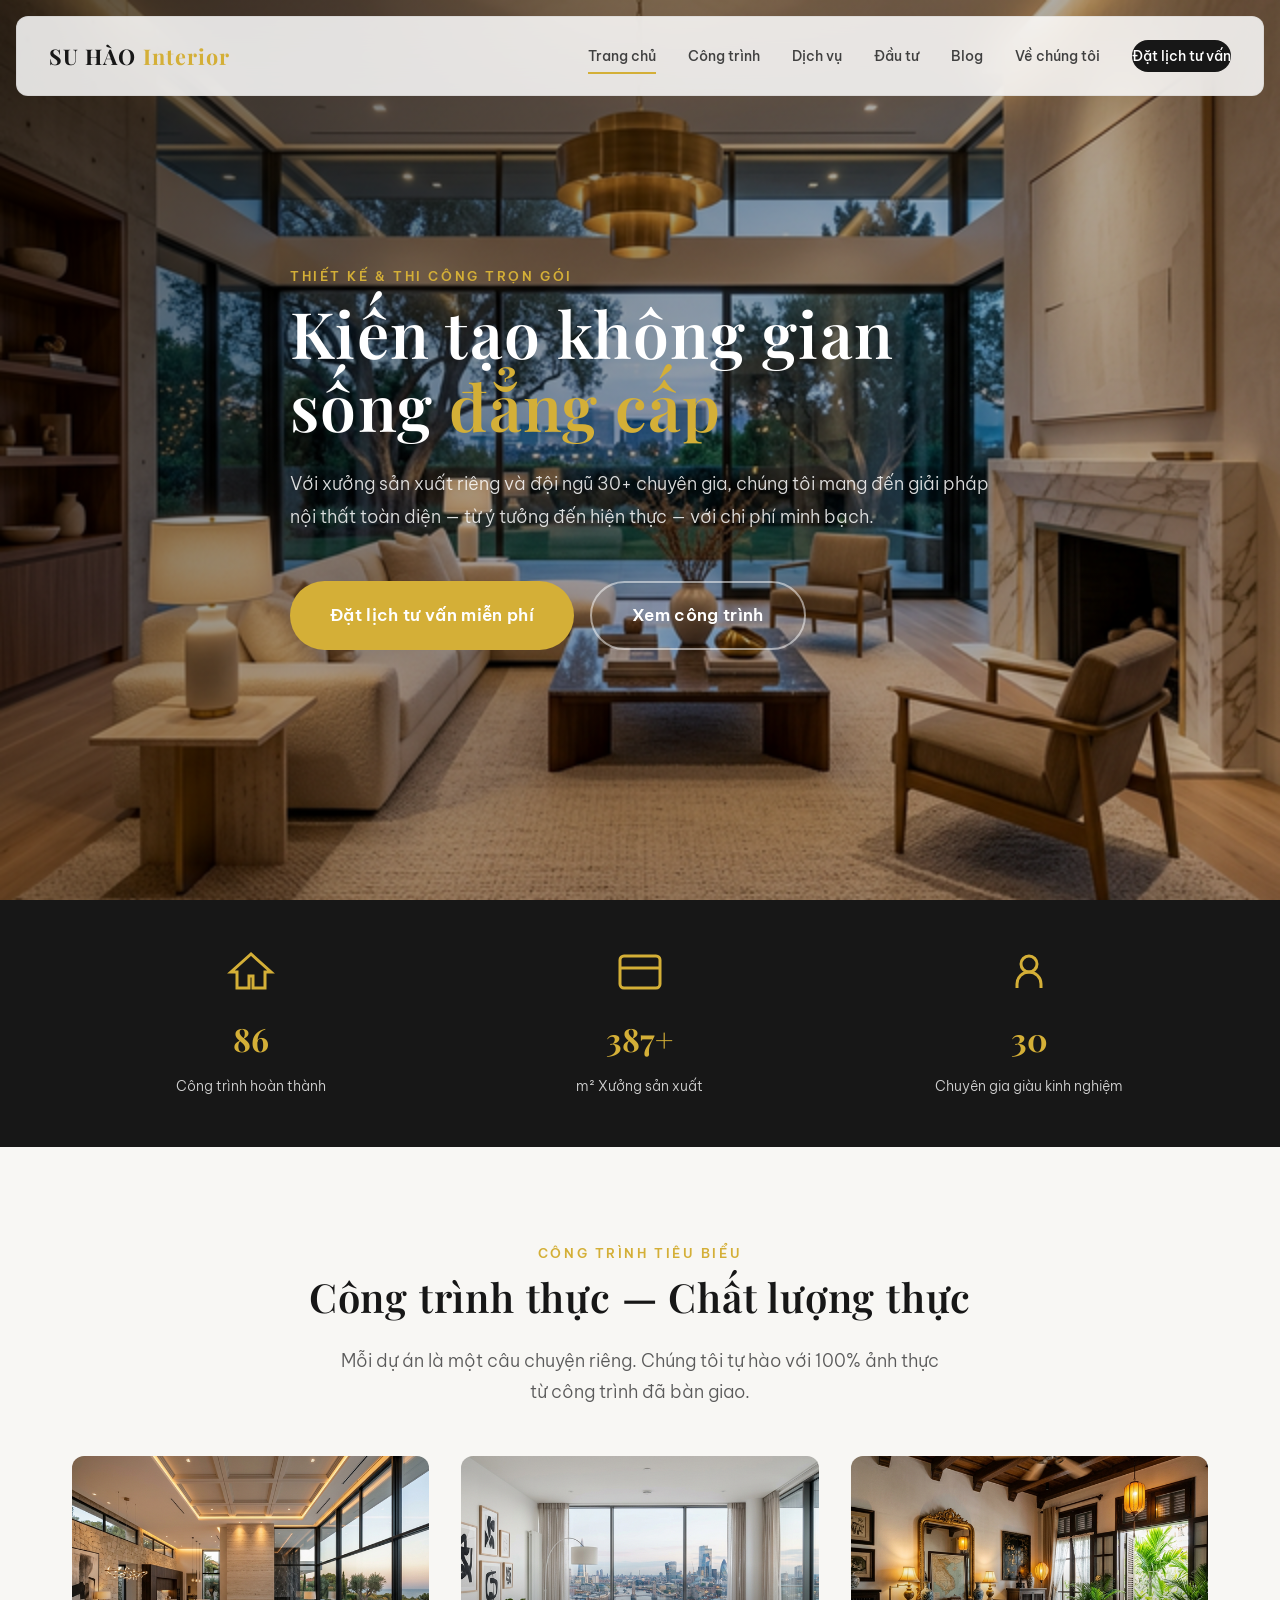
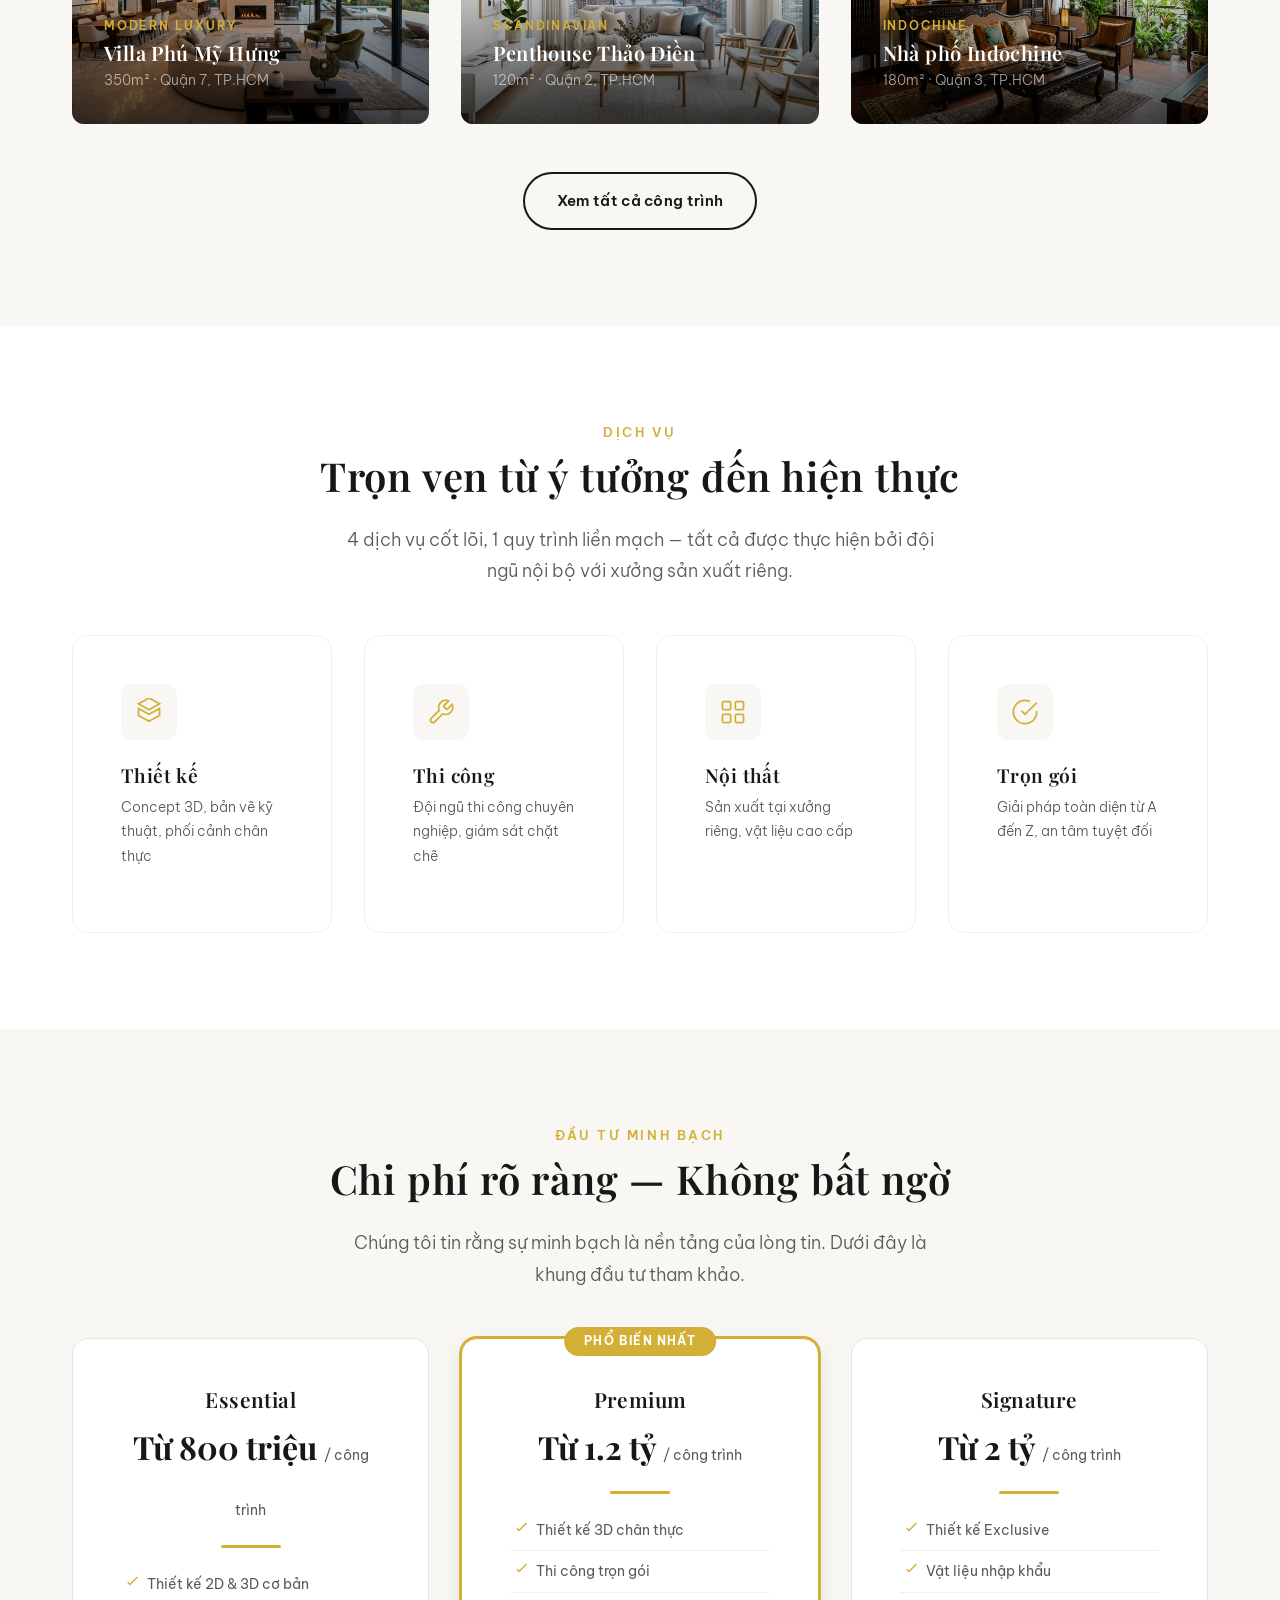
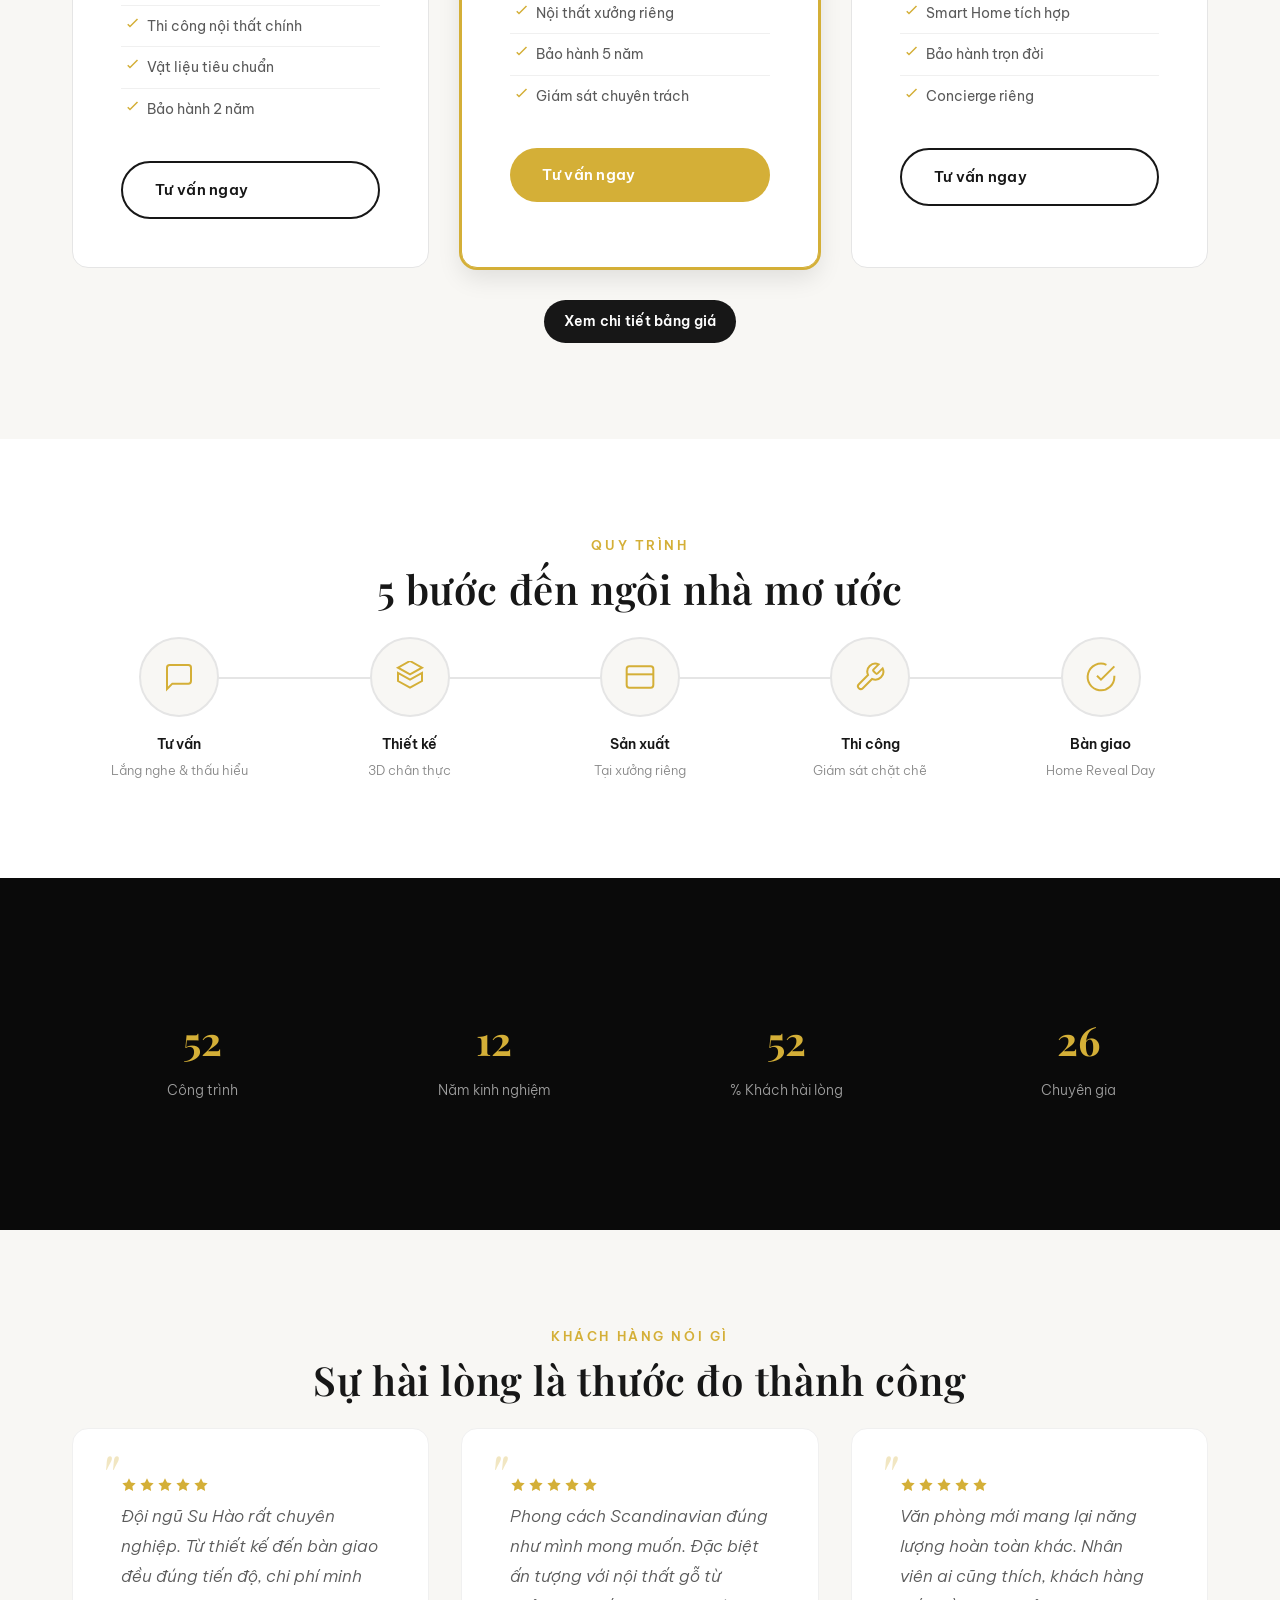
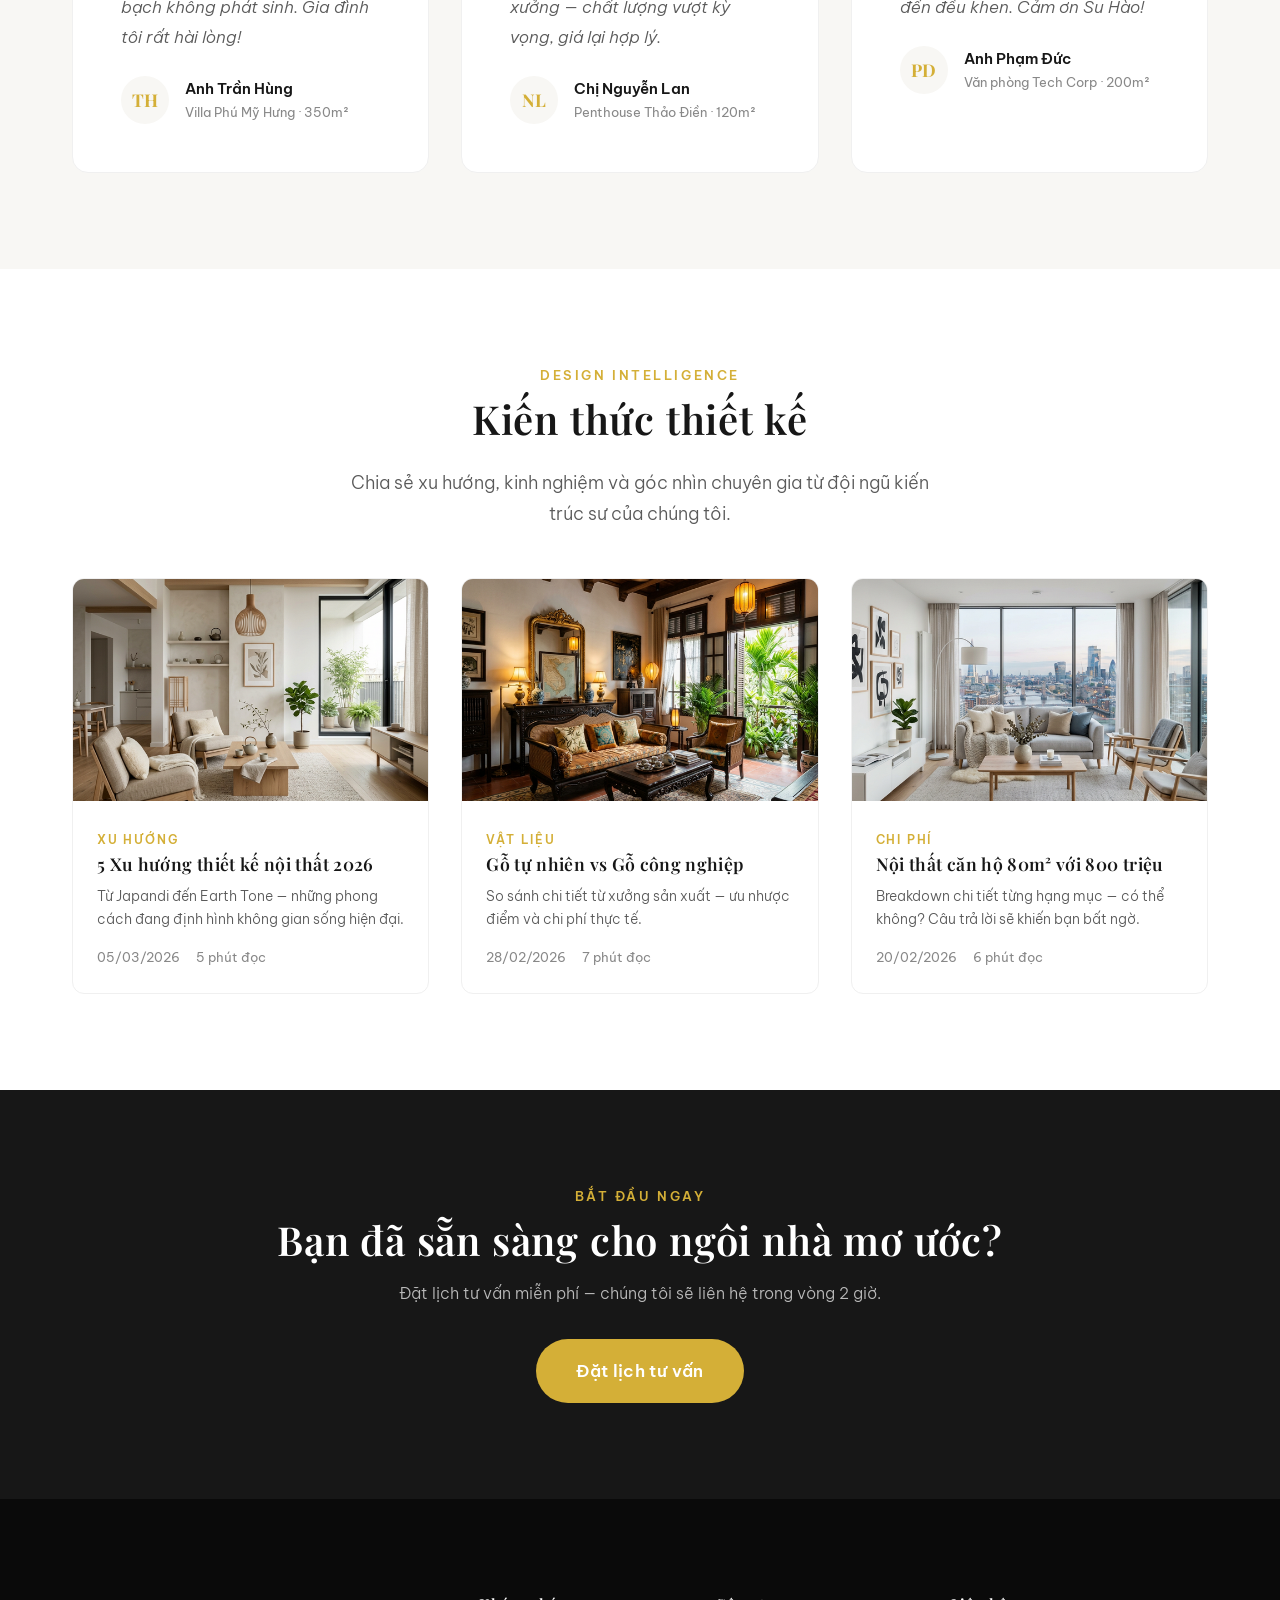
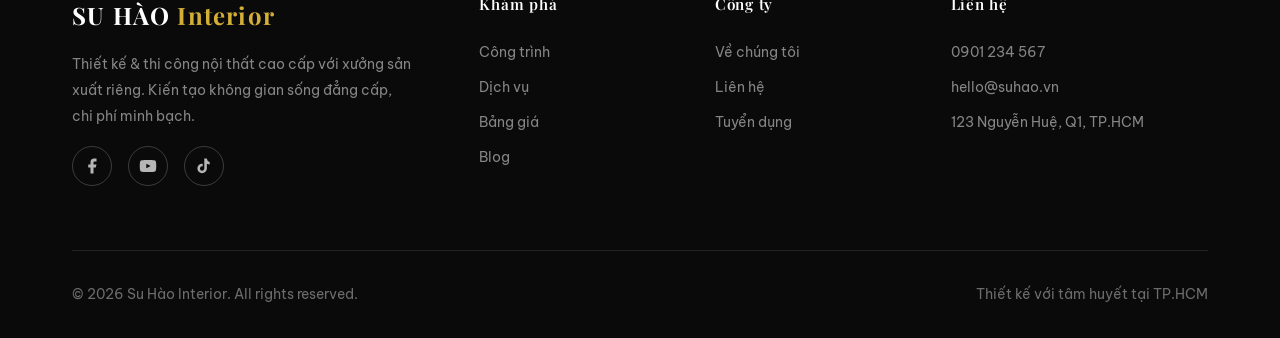
<file: website/index.html>
<!DOCTYPE html>
<html lang="vi">
<head>
  <meta charset="UTF-8">
  <meta name="viewport" content="width=device-width, initial-scale=1.0">
  <title>SU HÀO Interior — Thiết kế & Thi công Nội thất Cao cấp</title>
  <meta name="description" content="Su Hào Interior — Thiết kế, thi công nội thất cao cấp với xưởng sản xuất riêng. Minh bạch chi phí, chất lượng vượt trội. 100+ công trình đã hoàn thành.">
  <link rel="stylesheet" href="styles.css">
  <link rel="icon" type="image/svg+xml" href="data:image/svg+xml,<svg xmlns='http://www.w3.org/2000/svg' viewBox='0 0 100 100'><text y='.9em' font-size='90'>🏠</text></svg>">
</head>
<body>

<!-- Navbar -->
<nav class="navbar" id="navbar">
  <a href="index.html" class="navbar-logo">SU HÀO <span>Interior</span></a>
  <div class="navbar-links">
    <a href="index.html" class="active">Trang chủ</a>
    <a href="portfolio.html">Công trình</a>
    <a href="services.html">Dịch vụ</a>
    <a href="pricing.html">Đầu tư</a>
    <a href="blog.html">Blog</a>
    <a href="about.html">Về chúng tôi</a>
    <a href="contact.html" class="navbar-cta">Đặt lịch tư vấn</a>
  </div>
  <div class="mobile-toggle" id="mobileToggle" aria-label="Menu">
    <span></span><span></span><span></span>
  </div>
</nav>

<!-- Mobile Menu -->
<div class="mobile-menu" id="mobileMenu">
  <button class="mobile-close" id="mobileClose" aria-label="Đóng">&times;</button>
  <a href="index.html">Trang chủ</a>
  <a href="portfolio.html">Công trình</a>
  <a href="services.html">Dịch vụ</a>
  <a href="pricing.html">Đầu tư</a>
  <a href="blog.html">Blog</a>
  <a href="about.html">Về chúng tôi</a>
  <a href="contact.html">Liên hệ</a>
</div>

<!-- Hero -->
<section class="hero">
  <div class="hero-bg"><img src="images/hero.png" alt="Nội thất cao cấp Su Hào"></div>
  <div class="hero-overlay"></div>
  <div class="container hero-content">
    <span class="section-label" style="color: var(--color-cta);">Thiết kế & Thi công trọn gói</span>
    <h1>Kiến tạo không gian sống <span>đẳng cấp</span></h1>
    <p>Với xưởng sản xuất riêng và đội ngũ 30+ chuyên gia, chúng tôi mang đến giải pháp nội thất toàn diện — từ ý tưởng đến hiện thực — với chi phí minh bạch.</p>
    <div class="hero-buttons">
      <a href="contact.html" class="btn btn-primary btn-lg">Đặt lịch tư vấn miễn phí</a>
      <a href="portfolio.html" class="btn btn-secondary btn-lg">Xem công trình</a>
    </div>
  </div>
</section>

<!-- USP Bar -->
<section class="usp-bar">
  <div class="container">
    <div class="usp-grid">
      <div class="usp-item reveal">
        <svg class="usp-icon" viewBox="0 0 24 24" fill="none" stroke="currentColor" stroke-width="1.5"><path d="M12 3L2 12h3v8h6v-6h2v6h6v-8h3L12 3z"/></svg>
        <div class="usp-number" data-count="100">0</div>
        <div class="usp-text">Công trình hoàn thành</div>
      </div>
      <div class="usp-item reveal">
        <svg class="usp-icon" viewBox="0 0 24 24" fill="none" stroke="currentColor" stroke-width="1.5"><rect x="2" y="4" width="20" height="16" rx="2"/><path d="M2 10h20"/></svg>
        <div class="usp-number" data-count="500">0</div>
        <div class="usp-text">m² Xưởng sản xuất</div>
      </div>
      <div class="usp-item reveal">
        <svg class="usp-icon" viewBox="0 0 24 24" fill="none" stroke="currentColor" stroke-width="1.5"><circle cx="12" cy="8" r="4"/><path d="M6 20v-2a6 6 0 0112 0v2"/></svg>
        <div class="usp-number" data-count="30">0</div>
        <div class="usp-text">Chuyên gia giàu kinh nghiệm</div>
      </div>
    </div>
  </div>
</section>

<!-- Featured Projects -->
<section class="section-alt" id="featured">
  <div class="container">
    <div class="text-center reveal">
      <span class="section-label">Công trình tiêu biểu</span>
      <h2 class="section-title">Công trình thực — Chất lượng thực</h2>
      <p class="section-subtitle">Mỗi dự án là một câu chuyện riêng. Chúng tôi tự hào với 100% ảnh thực từ công trình đã bàn giao.</p>
    </div>
    <div class="grid grid-3 reveal">
      <a href="project-detail.html" class="project-card">
        <img src="images/project-villa.png" alt="Villa Phú Mỹ Hưng" loading="lazy">
        <div class="project-card-overlay">
          <span class="project-card-tag">Modern Luxury</span>
          <h3 class="project-card-title">Villa Phú Mỹ Hưng</h3>
          <span class="project-card-meta">350m² · Quận 7, TP.HCM</span>
        </div>
      </a>
      <a href="project-detail.html" class="project-card">
        <img src="images/project-penthouse.png" alt="Penthouse Thảo Điền" loading="lazy">
        <div class="project-card-overlay">
          <span class="project-card-tag">Scandinavian</span>
          <h3 class="project-card-title">Penthouse Thảo Điền</h3>
          <span class="project-card-meta">120m² · Quận 2, TP.HCM</span>
        </div>
      </a>
      <a href="project-detail.html" class="project-card">
        <img src="images/project-indochine.png" alt="Nhà phố Indochine" loading="lazy">
        <div class="project-card-overlay">
          <span class="project-card-tag">Indochine</span>
          <h3 class="project-card-title">Nhà phố Indochine</h3>
          <span class="project-card-meta">180m² · Quận 3, TP.HCM</span>
        </div>
      </a>
    </div>
    <div class="text-center" style="margin-top: var(--space-2xl);">
      <a href="portfolio.html" class="btn btn-outline">Xem tất cả công trình</a>
    </div>
  </div>
</section>

<!-- Services Preview -->
<section>
  <div class="container">
    <div class="text-center reveal">
      <span class="section-label">Dịch vụ</span>
      <h2 class="section-title">Trọn vẹn từ ý tưởng đến hiện thực</h2>
      <p class="section-subtitle">4 dịch vụ cốt lõi, 1 quy trình liền mạch — tất cả được thực hiện bởi đội ngũ nội bộ với xưởng sản xuất riêng.</p>
    </div>
    <div class="grid grid-4 reveal">
      <div class="service-card">
        <div class="service-icon"><svg viewBox="0 0 24 24" fill="none" stroke="currentColor" stroke-width="1.5"><path d="M12 20l9-5V9l-9 5-9-5v6l9 5z"/><path d="M12 10l9-5-9-5-9 5 9 5z"/></svg></div>
        <h3 class="service-title">Thiết kế</h3>
        <p class="service-desc">Concept 3D, bản vẽ kỹ thuật, phối cảnh chân thực</p>
      </div>
      <div class="service-card">
        <div class="service-icon"><svg viewBox="0 0 24 24" fill="none" stroke="currentColor" stroke-width="1.5"><path d="M14.7 6.3a1 1 0 000 1.4l1.6 1.6a1 1 0 001.4 0l3.77-3.77a6 6 0 01-7.94 7.94l-6.91 6.91a2.12 2.12 0 01-3-3l6.91-6.91a6 6 0 017.94-7.94l-3.76 3.76z"/></svg></div>
        <h3 class="service-title">Thi công</h3>
        <p class="service-desc">Đội ngũ thi công chuyên nghiệp, giám sát chặt chẽ</p>
      </div>
      <div class="service-card">
        <div class="service-icon"><svg viewBox="0 0 24 24" fill="none" stroke="currentColor" stroke-width="1.5"><rect x="3" y="3" width="7" height="7" rx="1"/><rect x="14" y="3" width="7" height="7" rx="1"/><rect x="3" y="14" width="7" height="7" rx="1"/><rect x="14" y="14" width="7" height="7" rx="1"/></svg></div>
        <h3 class="service-title">Nội thất</h3>
        <p class="service-desc">Sản xuất tại xưởng riêng, vật liệu cao cấp</p>
      </div>
      <div class="service-card">
        <div class="service-icon"><svg viewBox="0 0 24 24" fill="none" stroke="currentColor" stroke-width="1.5"><path d="M22 11.08V12a10 10 0 11-5.93-9.14"/><path d="M22 4L12 14.01l-3-3"/></svg></div>
        <h3 class="service-title">Trọn gói</h3>
        <p class="service-desc">Giải pháp toàn diện từ A đến Z, an tâm tuyệt đối</p>
      </div>
    </div>
  </div>
</section>

<!-- Pricing Preview -->
<section class="section-alt">
  <div class="container">
    <div class="text-center reveal">
      <span class="section-label">Đầu tư minh bạch</span>
      <h2 class="section-title">Chi phí rõ ràng — Không bất ngờ</h2>
      <p class="section-subtitle">Chúng tôi tin rằng sự minh bạch là nền tảng của lòng tin. Dưới đây là khung đầu tư tham khảo.</p>
    </div>
    <div class="grid grid-3 reveal">
      <div class="tier-card">
        <h3 class="tier-name">Essential</h3>
        <div class="tier-price">Từ 800 triệu <span>/ công trình</span></div>
        <div class="divider"></div>
        <ul class="tier-features">
          <li><svg class="check-icon" viewBox="0 0 24 24" fill="none" stroke="currentColor" stroke-width="2"><path d="M22 4L12 14.01l-3-3"/></svg>Thiết kế 2D & 3D cơ bản</li>
          <li><svg class="check-icon" viewBox="0 0 24 24" fill="none" stroke="currentColor" stroke-width="2"><path d="M22 4L12 14.01l-3-3"/></svg>Thi công nội thất chính</li>
          <li><svg class="check-icon" viewBox="0 0 24 24" fill="none" stroke="currentColor" stroke-width="2"><path d="M22 4L12 14.01l-3-3"/></svg>Vật liệu tiêu chuẩn</li>
          <li><svg class="check-icon" viewBox="0 0 24 24" fill="none" stroke="currentColor" stroke-width="2"><path d="M22 4L12 14.01l-3-3"/></svg>Bảo hành 2 năm</li>
        </ul>
        <a href="contact.html" class="btn btn-outline" style="width: 100%;">Tư vấn ngay</a>
      </div>
      <div class="tier-card featured">
        <div class="tier-badge">Phổ biến nhất</div>
        <h3 class="tier-name">Premium</h3>
        <div class="tier-price">Từ 1.2 tỷ <span>/ công trình</span></div>
        <div class="divider"></div>
        <ul class="tier-features">
          <li><svg class="check-icon" viewBox="0 0 24 24" fill="none" stroke="currentColor" stroke-width="2"><path d="M22 4L12 14.01l-3-3"/></svg>Thiết kế 3D chân thực</li>
          <li><svg class="check-icon" viewBox="0 0 24 24" fill="none" stroke="currentColor" stroke-width="2"><path d="M22 4L12 14.01l-3-3"/></svg>Thi công trọn gói</li>
          <li><svg class="check-icon" viewBox="0 0 24 24" fill="none" stroke="currentColor" stroke-width="2"><path d="M22 4L12 14.01l-3-3"/></svg>Nội thất xưởng riêng</li>
          <li><svg class="check-icon" viewBox="0 0 24 24" fill="none" stroke="currentColor" stroke-width="2"><path d="M22 4L12 14.01l-3-3"/></svg>Bảo hành 5 năm</li>
          <li><svg class="check-icon" viewBox="0 0 24 24" fill="none" stroke="currentColor" stroke-width="2"><path d="M22 4L12 14.01l-3-3"/></svg>Giám sát chuyên trách</li>
        </ul>
        <a href="contact.html" class="btn btn-primary" style="width: 100%;">Tư vấn ngay</a>
      </div>
      <div class="tier-card">
        <h3 class="tier-name">Signature</h3>
        <div class="tier-price">Từ 2 tỷ <span>/ công trình</span></div>
        <div class="divider"></div>
        <ul class="tier-features">
          <li><svg class="check-icon" viewBox="0 0 24 24" fill="none" stroke="currentColor" stroke-width="2"><path d="M22 4L12 14.01l-3-3"/></svg>Thiết kế Exclusive</li>
          <li><svg class="check-icon" viewBox="0 0 24 24" fill="none" stroke="currentColor" stroke-width="2"><path d="M22 4L12 14.01l-3-3"/></svg>Vật liệu nhập khẩu</li>
          <li><svg class="check-icon" viewBox="0 0 24 24" fill="none" stroke="currentColor" stroke-width="2"><path d="M22 4L12 14.01l-3-3"/></svg>Smart Home tích hợp</li>
          <li><svg class="check-icon" viewBox="0 0 24 24" fill="none" stroke="currentColor" stroke-width="2"><path d="M22 4L12 14.01l-3-3"/></svg>Bảo hành trọn đời</li>
          <li><svg class="check-icon" viewBox="0 0 24 24" fill="none" stroke="currentColor" stroke-width="2"><path d="M22 4L12 14.01l-3-3"/></svg>Concierge riêng</li>
        </ul>
        <a href="contact.html" class="btn btn-outline" style="width: 100%;">Tư vấn ngay</a>
      </div>
    </div>
    <div class="text-center" style="margin-top: var(--space-xl);">
      <a href="pricing.html" class="btn btn-dark btn-sm">Xem chi tiết bảng giá</a>
    </div>
  </div>
</section>

<!-- Process -->
<section>
  <div class="container">
    <div class="text-center reveal">
      <span class="section-label">Quy trình</span>
      <h2 class="section-title">5 bước đến ngôi nhà mơ ước</h2>
    </div>
    <div class="process-steps reveal">
      <div class="process-step">
        <div class="step-number"><svg viewBox="0 0 24 24" fill="none" stroke="currentColor" stroke-width="1.5"><path d="M21 15a2 2 0 01-2 2H7l-4 4V5a2 2 0 012-2h14a2 2 0 012 2z"/></svg></div>
        <div class="step-label">Tư vấn</div>
        <div class="step-desc">Lắng nghe & thấu hiểu</div>
      </div>
      <div class="process-step">
        <div class="step-number"><svg viewBox="0 0 24 24" fill="none" stroke="currentColor" stroke-width="1.5"><path d="M12 20l9-5V9l-9 5-9-5v6l9 5z"/><path d="M12 10l9-5-9-5-9 5 9 5z"/></svg></div>
        <div class="step-label">Thiết kế</div>
        <div class="step-desc">3D chân thực</div>
      </div>
      <div class="process-step">
        <div class="step-number"><svg viewBox="0 0 24 24" fill="none" stroke="currentColor" stroke-width="1.5"><rect x="2" y="4" width="20" height="16" rx="2"/><path d="M2 10h20"/></svg></div>
        <div class="step-label">Sản xuất</div>
        <div class="step-desc">Tại xưởng riêng</div>
      </div>
      <div class="process-step">
        <div class="step-number"><svg viewBox="0 0 24 24" fill="none" stroke="currentColor" stroke-width="1.5"><path d="M14.7 6.3a1 1 0 000 1.4l1.6 1.6a1 1 0 001.4 0l3.77-3.77a6 6 0 01-7.94 7.94l-6.91 6.91a2.12 2.12 0 01-3-3l6.91-6.91a6 6 0 017.94-7.94l-3.76 3.76z"/></svg></div>
        <div class="step-label">Thi công</div>
        <div class="step-desc">Giám sát chặt chẽ</div>
      </div>
      <div class="process-step">
        <div class="step-number"><svg viewBox="0 0 24 24" fill="none" stroke="currentColor" stroke-width="1.5"><path d="M22 11.08V12a10 10 0 11-5.93-9.14"/><path d="M22 4L12 14.01l-3-3"/></svg></div>
        <div class="step-label">Bàn giao</div>
        <div class="step-desc">Home Reveal Day</div>
      </div>
    </div>
  </div>
</section>

<!-- Testimonials -->
<section class="section-dark">
  <div class="container">
    <div class="stats-grid reveal">
      <div class="stat-item"><div class="stat-number" data-count="100">0</div><div class="stat-label">Công trình</div></div>
      <div class="stat-item"><div class="stat-number" data-count="12">0</div><div class="stat-label">Năm kinh nghiệm</div></div>
      <div class="stat-item"><div class="stat-number" data-count="98">0</div><div class="stat-label">% Khách hài lòng</div></div>
      <div class="stat-item"><div class="stat-number" data-count="30">0</div><div class="stat-label">Chuyên gia</div></div>
    </div>
  </div>
</section>

<section class="section-alt">
  <div class="container">
    <div class="text-center reveal">
      <span class="section-label">Khách hàng nói gì</span>
      <h2 class="section-title">Sự hài lòng là thước đo thành công</h2>
    </div>
    <div class="grid grid-3 reveal">
      <div class="testimonial-card">
        <div class="testimonial-stars"><svg viewBox="0 0 24 24"><path d="M12 2l3.09 6.26L22 9.27l-5 4.87 1.18 6.88L12 17.77l-6.18 3.25L7 14.14 2 9.27l6.91-1.01L12 2z"/></svg><svg viewBox="0 0 24 24"><path d="M12 2l3.09 6.26L22 9.27l-5 4.87 1.18 6.88L12 17.77l-6.18 3.25L7 14.14 2 9.27l6.91-1.01L12 2z"/></svg><svg viewBox="0 0 24 24"><path d="M12 2l3.09 6.26L22 9.27l-5 4.87 1.18 6.88L12 17.77l-6.18 3.25L7 14.14 2 9.27l6.91-1.01L12 2z"/></svg><svg viewBox="0 0 24 24"><path d="M12 2l3.09 6.26L22 9.27l-5 4.87 1.18 6.88L12 17.77l-6.18 3.25L7 14.14 2 9.27l6.91-1.01L12 2z"/></svg><svg viewBox="0 0 24 24"><path d="M12 2l3.09 6.26L22 9.27l-5 4.87 1.18 6.88L12 17.77l-6.18 3.25L7 14.14 2 9.27l6.91-1.01L12 2z"/></svg></div>
        <p class="testimonial-quote">Đội ngũ Su Hào rất chuyên nghiệp. Từ thiết kế đến bàn giao đều đúng tiến độ, chi phí minh bạch không phát sinh. Gia đình tôi rất hài lòng!</p>
        <div class="testimonial-author">
          <div class="testimonial-avatar">TH</div>
          <div><div class="testimonial-name">Anh Trần Hùng</div><div class="testimonial-project">Villa Phú Mỹ Hưng · 350m²</div></div>
        </div>
      </div>
      <div class="testimonial-card">
        <div class="testimonial-stars"><svg viewBox="0 0 24 24"><path d="M12 2l3.09 6.26L22 9.27l-5 4.87 1.18 6.88L12 17.77l-6.18 3.25L7 14.14 2 9.27l6.91-1.01L12 2z"/></svg><svg viewBox="0 0 24 24"><path d="M12 2l3.09 6.26L22 9.27l-5 4.87 1.18 6.88L12 17.77l-6.18 3.25L7 14.14 2 9.27l6.91-1.01L12 2z"/></svg><svg viewBox="0 0 24 24"><path d="M12 2l3.09 6.26L22 9.27l-5 4.87 1.18 6.88L12 17.77l-6.18 3.25L7 14.14 2 9.27l6.91-1.01L12 2z"/></svg><svg viewBox="0 0 24 24"><path d="M12 2l3.09 6.26L22 9.27l-5 4.87 1.18 6.88L12 17.77l-6.18 3.25L7 14.14 2 9.27l6.91-1.01L12 2z"/></svg><svg viewBox="0 0 24 24"><path d="M12 2l3.09 6.26L22 9.27l-5 4.87 1.18 6.88L12 17.77l-6.18 3.25L7 14.14 2 9.27l6.91-1.01L12 2z"/></svg></div>
        <p class="testimonial-quote">Phong cách Scandinavian đúng như mình mong muốn. Đặc biệt ấn tượng với nội thất gỗ từ xưởng — chất lượng vượt kỳ vọng, giá lại hợp lý.</p>
        <div class="testimonial-author">
          <div class="testimonial-avatar">NL</div>
          <div><div class="testimonial-name">Chị Nguyễn Lan</div><div class="testimonial-project">Penthouse Thảo Điền · 120m²</div></div>
        </div>
      </div>
      <div class="testimonial-card">
        <div class="testimonial-stars"><svg viewBox="0 0 24 24"><path d="M12 2l3.09 6.26L22 9.27l-5 4.87 1.18 6.88L12 17.77l-6.18 3.25L7 14.14 2 9.27l6.91-1.01L12 2z"/></svg><svg viewBox="0 0 24 24"><path d="M12 2l3.09 6.26L22 9.27l-5 4.87 1.18 6.88L12 17.77l-6.18 3.25L7 14.14 2 9.27l6.91-1.01L12 2z"/></svg><svg viewBox="0 0 24 24"><path d="M12 2l3.09 6.26L22 9.27l-5 4.87 1.18 6.88L12 17.77l-6.18 3.25L7 14.14 2 9.27l6.91-1.01L12 2z"/></svg><svg viewBox="0 0 24 24"><path d="M12 2l3.09 6.26L22 9.27l-5 4.87 1.18 6.88L12 17.77l-6.18 3.25L7 14.14 2 9.27l6.91-1.01L12 2z"/></svg><svg viewBox="0 0 24 24"><path d="M12 2l3.09 6.26L22 9.27l-5 4.87 1.18 6.88L12 17.77l-6.18 3.25L7 14.14 2 9.27l6.91-1.01L12 2z"/></svg></div>
        <p class="testimonial-quote">Văn phòng mới mang lại năng lượng hoàn toàn khác. Nhân viên ai cũng thích, khách hàng đến đều khen. Cảm ơn Su Hào!</p>
        <div class="testimonial-author">
          <div class="testimonial-avatar">PD</div>
          <div><div class="testimonial-name">Anh Phạm Đức</div><div class="testimonial-project">Văn phòng Tech Corp · 200m²</div></div>
        </div>
      </div>
    </div>
  </div>
</section>

<!-- Blog Preview -->
<section>
  <div class="container">
    <div class="text-center reveal">
      <span class="section-label">Design Intelligence</span>
      <h2 class="section-title">Kiến thức thiết kế</h2>
      <p class="section-subtitle">Chia sẻ xu hướng, kinh nghiệm và góc nhìn chuyên gia từ đội ngũ kiến trúc sư của chúng tôi.</p>
    </div>
    <div class="grid grid-3 reveal">
      <a href="blog-detail.html" class="blog-card">
        <div class="blog-card-image"><img src="images/project-japandi.png" alt="Xu hướng thiết kế 2026" loading="lazy"></div>
        <div class="blog-card-body">
          <span class="blog-card-category">Xu hướng</span>
          <h3 class="blog-card-title">5 Xu hướng thiết kế nội thất 2026</h3>
          <p class="blog-card-excerpt">Từ Japandi đến Earth Tone — những phong cách đang định hình không gian sống hiện đại.</p>
          <div class="blog-card-meta"><span>05/03/2026</span><span>5 phút đọc</span></div>
        </div>
      </a>
      <a href="blog-detail.html" class="blog-card">
        <div class="blog-card-image"><img src="images/project-indochine.png" alt="Gỗ tự nhiên vs công nghiệp" loading="lazy"></div>
        <div class="blog-card-body">
          <span class="blog-card-category">Vật liệu</span>
          <h3 class="blog-card-title">Gỗ tự nhiên vs Gỗ công nghiệp</h3>
          <p class="blog-card-excerpt">So sánh chi tiết từ xưởng sản xuất — ưu nhược điểm và chi phí thực tế.</p>
          <div class="blog-card-meta"><span>28/02/2026</span><span>7 phút đọc</span></div>
        </div>
      </a>
      <a href="blog-detail.html" class="blog-card">
        <div class="blog-card-image"><img src="images/project-penthouse.png" alt="Thiết kế căn hộ 80m²" loading="lazy"></div>
        <div class="blog-card-body">
          <span class="blog-card-category">Chi phí</span>
          <h3 class="blog-card-title">Nội thất căn hộ 80m² với 800 triệu</h3>
          <p class="blog-card-excerpt">Breakdown chi tiết từng hạng mục — có thể không? Câu trả lời sẽ khiến bạn bất ngờ.</p>
          <div class="blog-card-meta"><span>20/02/2026</span><span>6 phút đọc</span></div>
        </div>
      </a>
    </div>
  </div>
</section>

<!-- CTA -->
<section class="cta-section">
  <div class="container reveal">
    <span class="section-label">Bắt đầu ngay</span>
    <h2>Bạn đã sẵn sàng cho ngôi nhà mơ ước?</h2>
    <p>Đặt lịch tư vấn miễn phí — chúng tôi sẽ liên hệ trong vòng 2 giờ.</p>
    <a href="contact.html" class="btn btn-primary btn-lg">Đặt lịch tư vấn</a>
  </div>
</section>

<!-- Footer -->
<footer class="footer">
  <div class="container">
    <div class="footer-grid">
      <div class="footer-brand">
        <span class="navbar-logo">SU HÀO <span>Interior</span></span>
        <p>Thiết kế & thi công nội thất cao cấp với xưởng sản xuất riêng. Kiến tạo không gian sống đẳng cấp, chi phí minh bạch.</p>
        <div class="footer-social">
          <a href="#" aria-label="Facebook"><svg viewBox="0 0 24 24" fill="currentColor"><path d="M18 2h-3a5 5 0 00-5 5v3H7v4h3v8h4v-8h3l1-4h-4V7a1 1 0 011-1h3z"/></svg></a>
          <a href="#" aria-label="YouTube"><svg viewBox="0 0 24 24" fill="currentColor"><path d="M22.54 6.42a2.78 2.78 0 00-1.94-2C18.88 4 12 4 12 4s-6.88 0-8.6.46a2.78 2.78 0 00-1.94 2A29 29 0 001 12a29 29 0 00.46 5.58A2.78 2.78 0 003.4 19.6C5.12 20 12 20 12 20s6.88 0 8.6-.46a2.78 2.78 0 001.94-2A29 29 0 0023 12a29 29 0 00-.46-5.58zM9.75 15.02V8.98L15.5 12l-5.75 3.02z"/></svg></a>
          <a href="#" aria-label="TikTok"><svg viewBox="0 0 24 24" fill="currentColor"><path d="M19.59 6.69a4.83 4.83 0 01-3.77-4.25V2h-3.45v13.67a2.89 2.89 0 01-2.88 2.5 2.89 2.89 0 01-2.89-2.89 2.89 2.89 0 012.89-2.89c.28 0 .54.04.79.1v-3.5a6.37 6.37 0 00-.79-.05A6.34 6.34 0 003.15 15.2a6.34 6.34 0 006.34 6.34 6.34 6.34 0 006.34-6.34V9.05a8.16 8.16 0 003.76.92V6.69z"/></svg></a>
        </div>
      </div>
      <div>
        <h4 class="footer-title">Khám phá</h4>
        <ul class="footer-links">
          <li><a href="portfolio.html">Công trình</a></li>
          <li><a href="services.html">Dịch vụ</a></li>
          <li><a href="pricing.html">Bảng giá</a></li>
          <li><a href="blog.html">Blog</a></li>
        </ul>
      </div>
      <div>
        <h4 class="footer-title">Công ty</h4>
        <ul class="footer-links">
          <li><a href="about.html">Về chúng tôi</a></li>
          <li><a href="contact.html">Liên hệ</a></li>
          <li><a href="#">Tuyển dụng</a></li>
        </ul>
      </div>
      <div>
        <h4 class="footer-title">Liên hệ</h4>
        <ul class="footer-links">
          <li><a href="tel:0901234567">0901 234 567</a></li>
          <li><a href="mailto:hello@suhao.vn">hello@suhao.vn</a></li>
          <li><a>123 Nguyễn Huệ, Q1, TP.HCM</a></li>
        </ul>
      </div>
    </div>
    <div class="footer-bottom">
      <span>&copy; 2026 Su Hào Interior. All rights reserved.</span>
      <span>Thiết kế với tâm huyết tại TP.HCM</span>
    </div>
  </div>
</footer>

<!-- Back to Top -->
<button class="back-to-top" id="backToTop" aria-label="Lên đầu trang">
  <svg viewBox="0 0 24 24" fill="none" stroke="currentColor" stroke-width="2"><path d="M18 15l-6-6-6 6"/></svg>
</button>

<script src="main.js"></script>
</body>
</html>
</file>
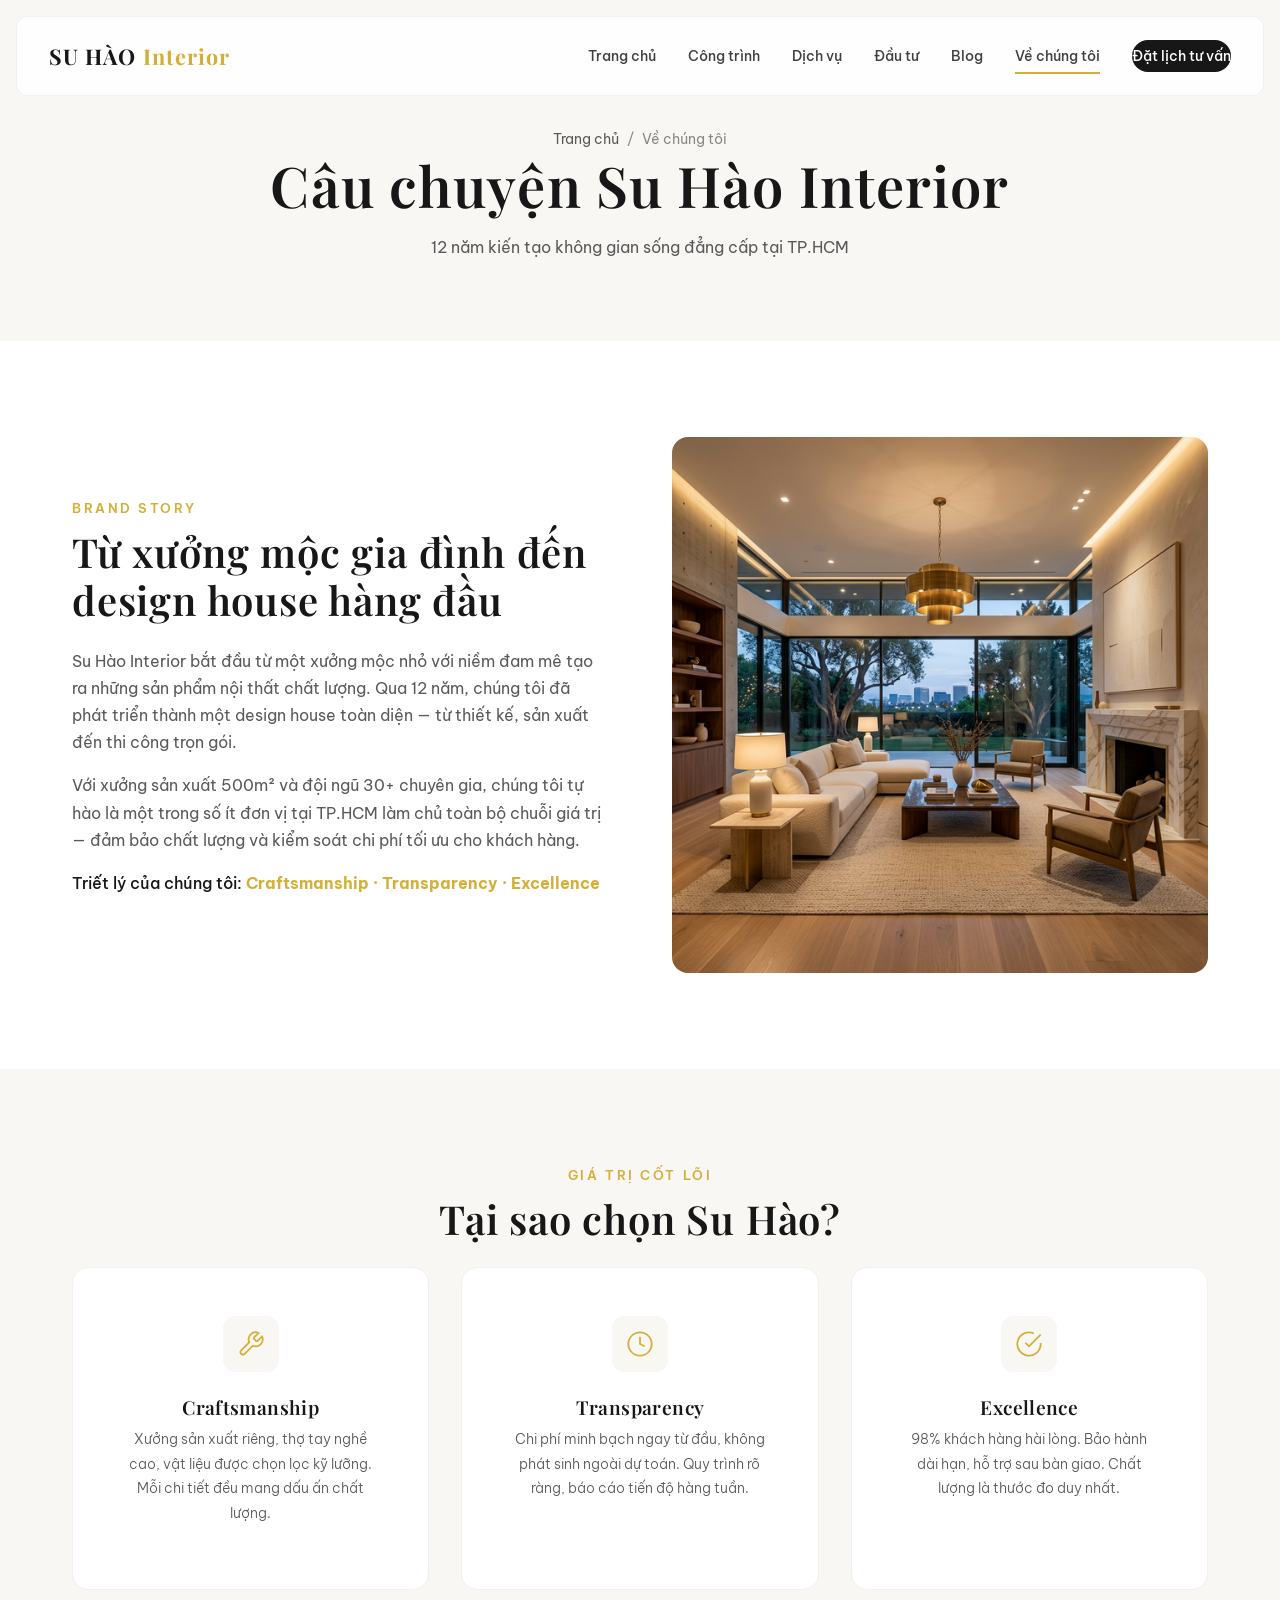
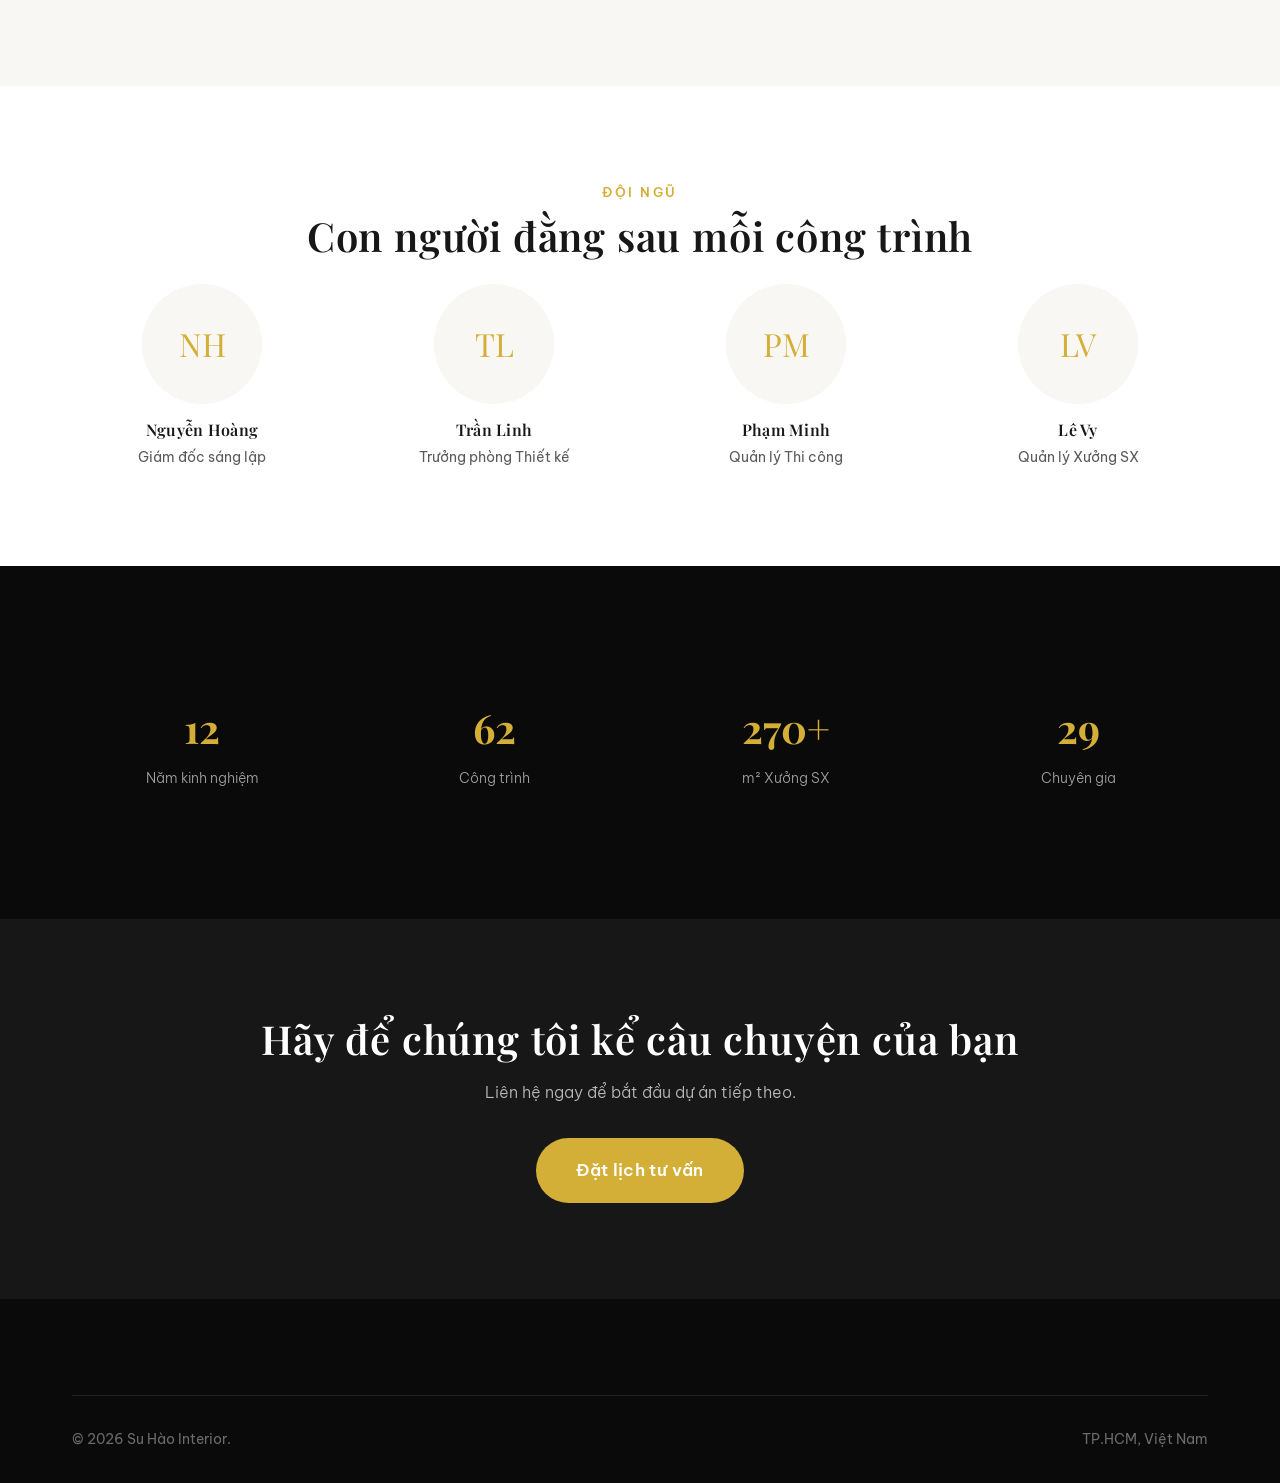
<file: website/about.html>
<!DOCTYPE html>
<html lang="vi">

<head>
    <meta charset="UTF-8">
    <meta name="viewport" content="width=device-width, initial-scale=1.0">
    <title>Về chúng tôi — SU HÀO Interior</title>
    <meta name="description"
        content="Đội ngũ 30+ chuyên gia, xưởng sản xuất 500m², 12 năm kinh nghiệm thiết kế thi công nội thất cao cấp.">
    <link rel="stylesheet" href="styles.css">
</head>

<body>

    <nav class="navbar" id="navbar">
        <a href="index.html" class="navbar-logo">SU HÀO <span>Interior</span></a>
        <div class="navbar-links">
            <a href="index.html">Trang chủ</a><a href="portfolio.html">Công trình</a><a href="services.html">Dịch vụ</a>
            <a href="pricing.html">Đầu tư</a><a href="blog.html">Blog</a><a href="about.html" class="active">Về chúng
                tôi</a>
            <a href="contact.html" class="navbar-cta">Đặt lịch tư vấn</a>
        </div>
        <div class="mobile-toggle" id="mobileToggle" aria-label="Menu"><span></span><span></span><span></span></div>
    </nav>
    <div class="mobile-menu" id="mobileMenu"><button class="mobile-close" id="mobileClose"
            aria-label="Đóng">&times;</button>
        <a href="index.html">Trang chủ</a><a href="portfolio.html">Công trình</a><a href="services.html">Dịch vụ</a>
        <a href="pricing.html">Đầu tư</a><a href="blog.html">Blog</a><a href="about.html">Về chúng tôi</a><a
            href="contact.html">Liên hệ</a>
    </div>

    <div class="page-header">
        <div class="container">
            <div class="breadcrumb"><a href="index.html">Trang chủ</a> <span>/</span> <span>Về chúng tôi</span></div>
            <h1>Câu chuyện Su Hào Interior</h1>
            <p class="text-muted">12 năm kiến tạo không gian sống đẳng cấp tại TP.HCM</p>
        </div>
    </div>

    <!-- Brand Story -->
    <section>
        <div class="container">
            <div style="display:grid;grid-template-columns:1fr 1fr;gap:var(--space-3xl);align-items:center;"
                class="reveal">
                <div>
                    <span class="section-label">Brand Story</span>
                    <h2 style="margin-bottom:var(--space-lg);">Từ xưởng mộc gia đình đến design house hàng đầu</h2>
                    <p>Su Hào Interior bắt đầu từ một xưởng mộc nhỏ với niềm đam mê tạo ra những sản phẩm nội thất chất
                        lượng. Qua 12 năm, chúng tôi đã phát triển thành một design house toàn diện — từ thiết kế, sản
                        xuất đến thi công trọn gói.</p>
                    <p>Với xưởng sản xuất 500m² và đội ngũ 30+ chuyên gia, chúng tôi tự hào là một trong số ít đơn vị
                        tại TP.HCM làm chủ toàn bộ chuỗi giá trị — đảm bảo chất lượng và kiểm soát chi phí tối ưu cho
                        khách hàng.</p>
                    <p style="color:var(--color-primary);font-weight:500;">Triết lý của chúng tôi: <strong
                            style="color:var(--color-cta)">Craftsmanship · Transparency · Excellence</strong></p>
                </div>
                <div><img src="images/hero.png" alt="Xưởng Su Hào Interior"
                        style="border-radius:var(--radius-xl);width:100%;"></div>
            </div>
        </div>
    </section>

    <!-- Values -->
    <section class="section-alt">
        <div class="container">
            <div class="text-center reveal">
                <span class="section-label">Giá trị cốt lõi</span>
                <h2 class="section-title">Tại sao chọn Su Hào?</h2>
            </div>
            <div class="grid grid-3 reveal">
                <div class="service-card" style="text-align:center;">
                    <div class="service-icon" style="margin:0 auto var(--space-lg);"><svg viewBox="0 0 24 24"
                            fill="none" stroke="currentColor" stroke-width="1.5">
                            <path
                                d="M14.7 6.3a1 1 0 000 1.4l1.6 1.6a1 1 0 001.4 0l3.77-3.77a6 6 0 01-7.94 7.94l-6.91 6.91a2.12 2.12 0 01-3-3l6.91-6.91a6 6 0 017.94-7.94l-3.76 3.76z" />
                        </svg></div>
                    <h3 class="service-title">Craftsmanship</h3>
                    <p class="service-desc">Xưởng sản xuất riêng, thợ tay nghề cao, vật liệu được chọn lọc kỹ lưỡng. Mỗi
                        chi tiết đều mang dấu ấn chất lượng.</p>
                </div>
                <div class="service-card" style="text-align:center;">
                    <div class="service-icon" style="margin:0 auto var(--space-lg);"><svg viewBox="0 0 24 24"
                            fill="none" stroke="currentColor" stroke-width="1.5">
                            <circle cx="12" cy="12" r="10" />
                            <path d="M12 6v6l4 2" />
                        </svg></div>
                    <h3 class="service-title">Transparency</h3>
                    <p class="service-desc">Chi phí minh bạch ngay từ đầu, không phát sinh ngoài dự toán. Quy trình rõ
                        ràng, báo cáo tiến độ hàng tuần.</p>
                </div>
                <div class="service-card" style="text-align:center;">
                    <div class="service-icon" style="margin:0 auto var(--space-lg);"><svg viewBox="0 0 24 24"
                            fill="none" stroke="currentColor" stroke-width="1.5">
                            <path d="M22 11.08V12a10 10 0 11-5.93-9.14" />
                            <path d="M22 4L12 14.01l-3-3" />
                        </svg></div>
                    <h3 class="service-title">Excellence</h3>
                    <p class="service-desc">98% khách hàng hài lòng. Bảo hành dài hạn, hỗ trợ sau bàn giao. Chất lượng
                        là thước đo duy nhất.</p>
                </div>
            </div>
        </div>
    </section>

    <!-- Team -->
    <section>
        <div class="container">
            <div class="text-center reveal">
                <span class="section-label">Đội ngũ</span>
                <h2 class="section-title">Con người đằng sau mỗi công trình</h2>
            </div>
            <div class="grid grid-4 reveal">
                <div style="text-align:center;">
                    <div
                        style="width:120px;height:120px;border-radius:50%;background:var(--color-bg-alt);margin:0 auto var(--space-md);display:flex;align-items:center;justify-content:center;font-family:var(--font-heading);font-size:2rem;color:var(--color-cta);">
                        NH</div>
                    <h4 style="font-size:1rem;margin-bottom:var(--space-xs);">Nguyễn Hoàng</h4>
                    <span class="text-muted" style="font-size:0.85rem;">Giám đốc sáng lập</span>
                </div>
                <div style="text-align:center;">
                    <div
                        style="width:120px;height:120px;border-radius:50%;background:var(--color-bg-alt);margin:0 auto var(--space-md);display:flex;align-items:center;justify-content:center;font-family:var(--font-heading);font-size:2rem;color:var(--color-cta);">
                        TL</div>
                    <h4 style="font-size:1rem;margin-bottom:var(--space-xs);">Trần Linh</h4>
                    <span class="text-muted" style="font-size:0.85rem;">Trưởng phòng Thiết kế</span>
                </div>
                <div style="text-align:center;">
                    <div
                        style="width:120px;height:120px;border-radius:50%;background:var(--color-bg-alt);margin:0 auto var(--space-md);display:flex;align-items:center;justify-content:center;font-family:var(--font-heading);font-size:2rem;color:var(--color-cta);">
                        PM</div>
                    <h4 style="font-size:1rem;margin-bottom:var(--space-xs);">Phạm Minh</h4>
                    <span class="text-muted" style="font-size:0.85rem;">Quản lý Thi công</span>
                </div>
                <div style="text-align:center;">
                    <div
                        style="width:120px;height:120px;border-radius:50%;background:var(--color-bg-alt);margin:0 auto var(--space-md);display:flex;align-items:center;justify-content:center;font-family:var(--font-heading);font-size:2rem;color:var(--color-cta);">
                        LV</div>
                    <h4 style="font-size:1rem;margin-bottom:var(--space-xs);">Lê Vy</h4>
                    <span class="text-muted" style="font-size:0.85rem;">Quản lý Xưởng SX</span>
                </div>
            </div>
        </div>
    </section>

    <!-- Stats -->
    <section class="section-dark">
        <div class="container">
            <div class="stats-grid reveal">
                <div class="stat-item">
                    <div class="stat-number" data-count="12">0</div>
                    <div class="stat-label">Năm kinh nghiệm</div>
                </div>
                <div class="stat-item">
                    <div class="stat-number" data-count="100">0</div>
                    <div class="stat-label">Công trình</div>
                </div>
                <div class="stat-item">
                    <div class="stat-number" data-count="500">0</div>
                    <div class="stat-label">m² Xưởng SX</div>
                </div>
                <div class="stat-item">
                    <div class="stat-number" data-count="30">0</div>
                    <div class="stat-label">Chuyên gia</div>
                </div>
            </div>
        </div>
    </section>

    <!-- CTA -->
    <section class="cta-section">
        <div class="container">
            <h2>Hãy để chúng tôi kể câu chuyện của bạn</h2>
            <p>Liên hệ ngay để bắt đầu dự án tiếp theo.</p><a href="contact.html" class="btn btn-primary btn-lg">Đặt
                lịch tư vấn</a>
        </div>
    </section>

    <footer class="footer">
        <div class="container">
            <div class="footer-bottom"><span>&copy; 2026 Su Hào Interior.</span><span>TP.HCM, Việt Nam</span></div>
        </div>
    </footer>

    <button class="back-to-top" id="backToTop" aria-label="Lên đầu trang"><svg viewBox="0 0 24 24" fill="none"
            stroke="currentColor" stroke-width="2">
            <path d="M18 15l-6-6-6 6" />
        </svg></button>
    <script src="main.js"></script>
</body>

</html>
</file>
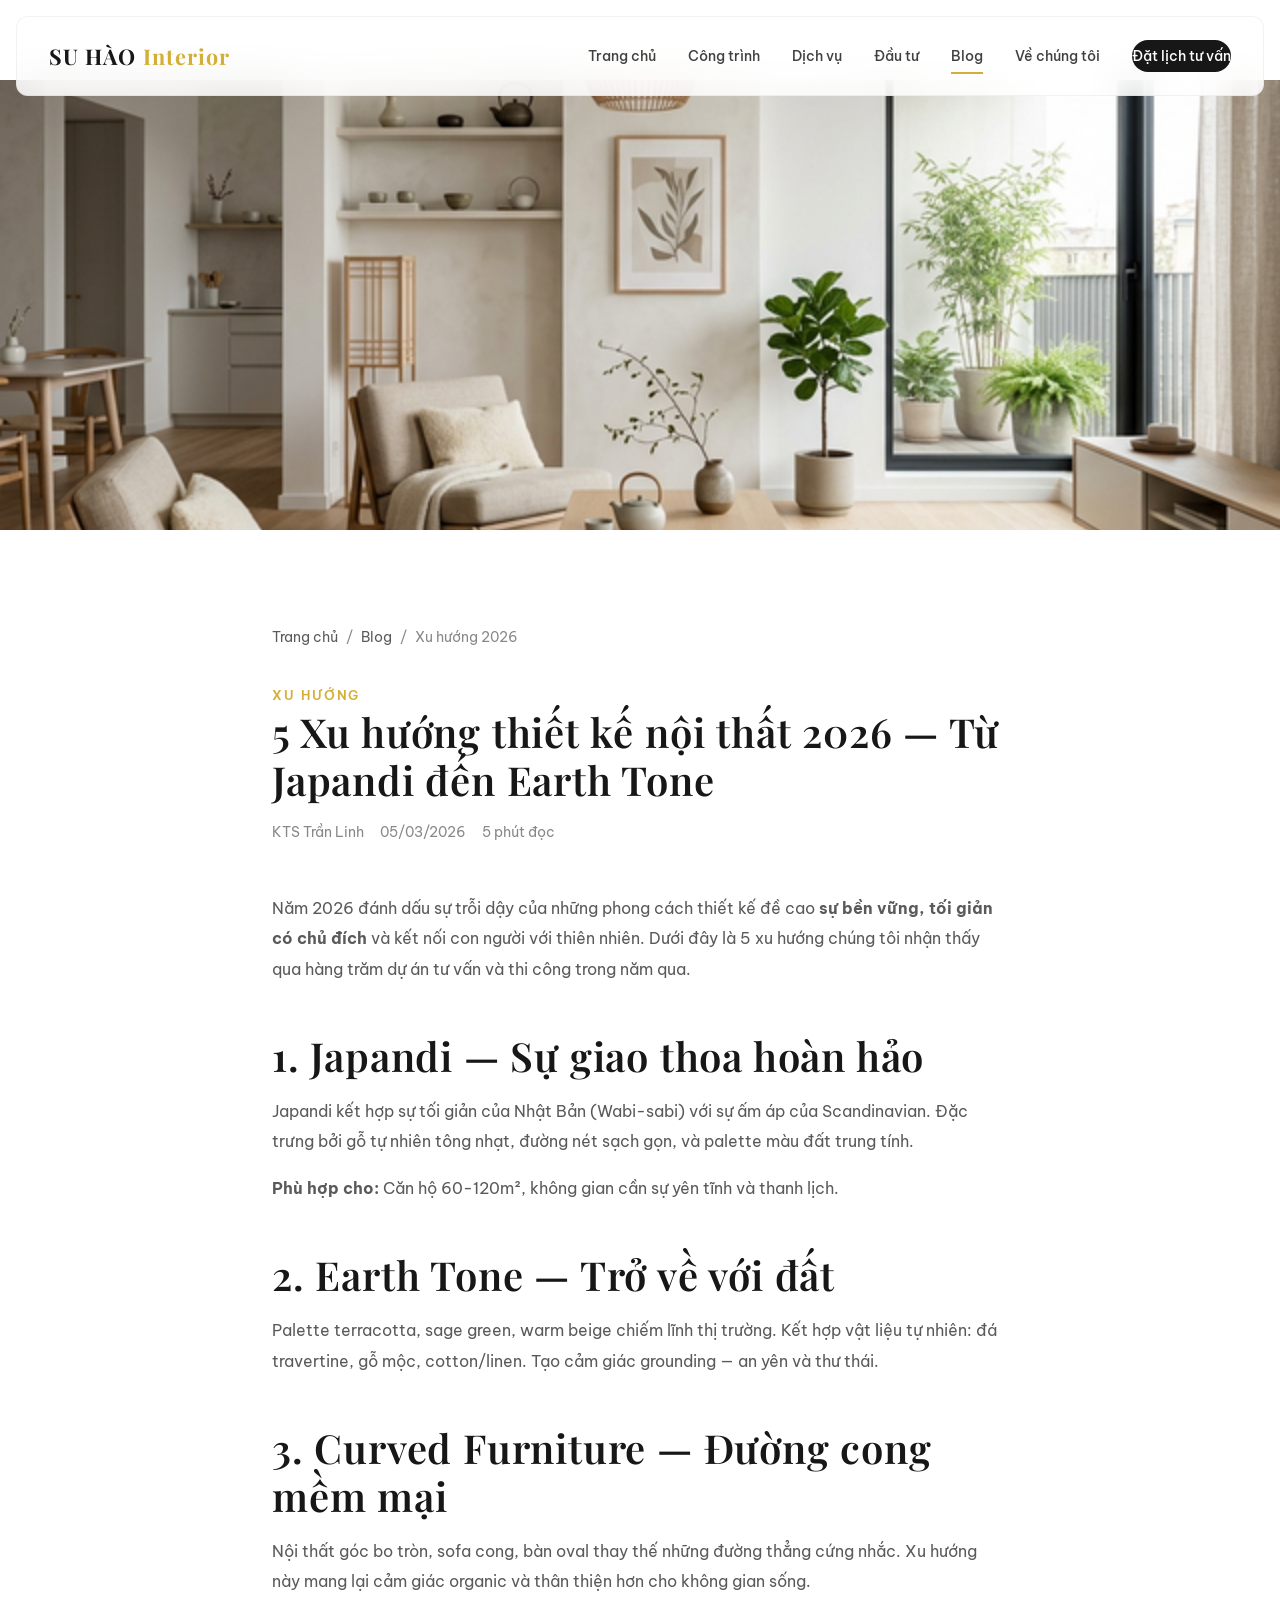
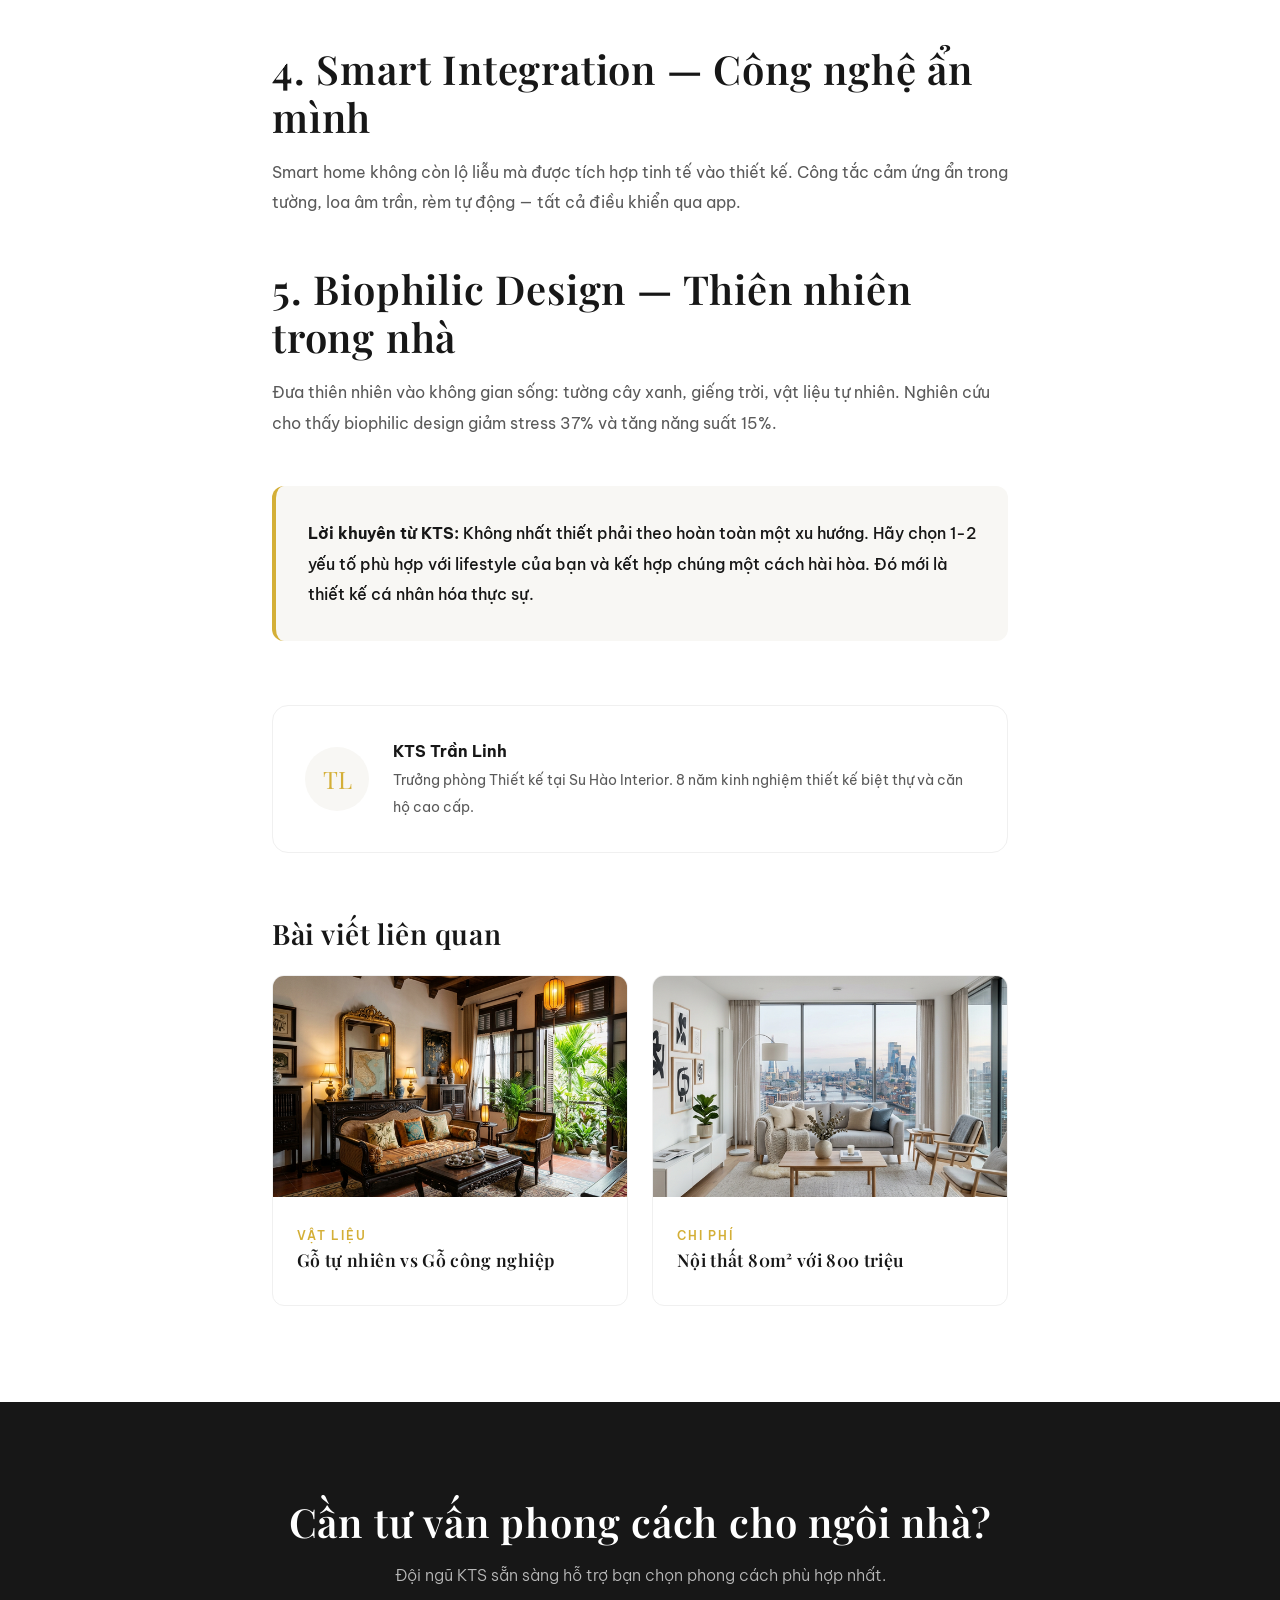
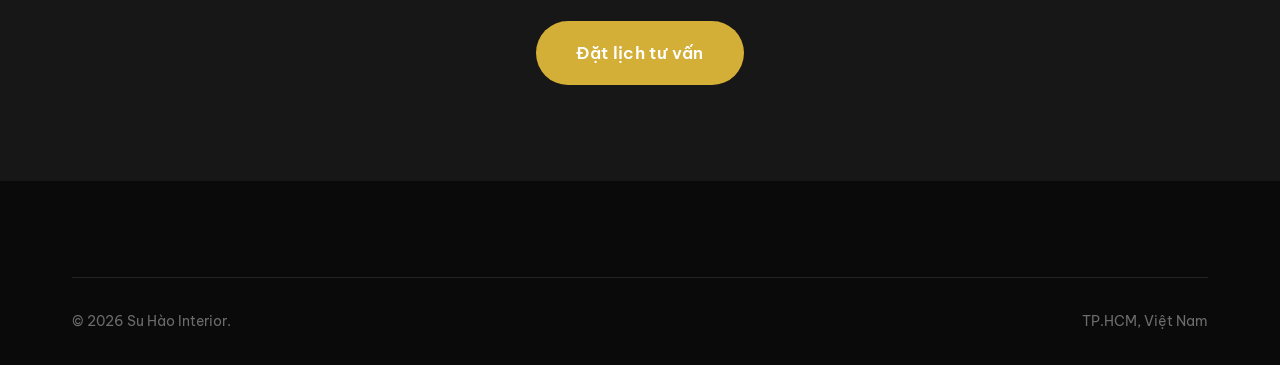
<file: website/blog-detail.html>
<!DOCTYPE html>
<html lang="vi">

<head>
    <meta charset="UTF-8">
    <meta name="viewport" content="width=device-width, initial-scale=1.0">
    <title>5 Xu hướng thiết kế nội thất 2026 — SU HÀO Interior</title>
    <meta name="description"
        content="Từ Japandi đến Earth Tone — những phong cách đang định hình không gian sống hiện đại năm 2026.">
    <link rel="stylesheet" href="styles.css">
</head>

<body>
    <nav class="navbar" id="navbar">
        <a href="index.html" class="navbar-logo">SU HÀO <span>Interior</span></a>
        <div class="navbar-links">
            <a href="index.html">Trang chủ</a><a href="portfolio.html">Công trình</a><a href="services.html">Dịch vụ</a>
            <a href="pricing.html">Đầu tư</a><a href="blog.html" class="active">Blog</a><a href="about.html">Về chúng
                tôi</a>
            <a href="contact.html" class="navbar-cta">Đặt lịch tư vấn</a>
        </div>
        <div class="mobile-toggle" id="mobileToggle" aria-label="Menu"><span></span><span></span><span></span></div>
    </nav>
    <div class="mobile-menu" id="mobileMenu"><button class="mobile-close" id="mobileClose"
            aria-label="Đóng">&times;</button>
        <a href="index.html">Trang chủ</a><a href="portfolio.html">Công trình</a><a href="services.html">Dịch vụ</a>
        <a href="pricing.html">Đầu tư</a><a href="blog.html">Blog</a><a href="about.html">Về chúng tôi</a><a
            href="contact.html">Liên hệ</a>
    </div>

    <!-- Article Header -->
    <div style="padding-top:var(--navbar-height);">
        <img src="images/project-japandi.png" alt="Xu hướng thiết kế 2026"
            style="width:100%;height:450px;object-fit:cover;">
    </div>

    <section>
        <div class="container-narrow">
            <div class="breadcrumb" style="justify-content:flex-start;margin-bottom:var(--space-xl);"><a
                    href="index.html">Trang chủ</a> <span>/</span> <a href="blog.html">Blog</a> <span>/</span> <span>Xu
                    hướng 2026</span></div>

            <span class="blog-card-category" style="font-size:0.8rem;">Xu hướng</span>
            <h1 style="margin-bottom:var(--space-md);font-size:clamp(1.8rem,4vw,2.5rem);">5 Xu hướng thiết kế nội thất
                2026 — Từ Japandi đến Earth Tone</h1>
            <div class="blog-card-meta" style="margin-bottom:var(--space-2xl);font-size:0.9rem;">
                <span>KTS Trần Linh</span><span>05/03/2026</span><span>5 phút đọc</span>
            </div>

            <article style="line-height:1.9;">
                <p>Năm 2026 đánh dấu sự trỗi dậy của những phong cách thiết kế đề cao <strong>sự bền vững, tối giản có
                        chủ đích</strong> và kết nối con người với thiên nhiên. Dưới đây là 5 xu hướng chúng tôi nhận
                    thấy qua hàng trăm dự án tư vấn và thi công trong năm qua.</p>

                <h2 style="margin-top:var(--space-2xl);margin-bottom:var(--space-md);">1. Japandi — Sự giao thoa hoàn
                    hảo</h2>
                <p>Japandi kết hợp sự tối giản của Nhật Bản (Wabi-sabi) với sự ấm áp của Scandinavian. Đặc trưng bởi gỗ
                    tự nhiên tông nhạt, đường nét sạch gọn, và palette màu đất trung tính.</p>
                <p><strong>Phù hợp cho:</strong> Căn hộ 60-120m², không gian cần sự yên tĩnh và thanh lịch.</p>

                <h2 style="margin-top:var(--space-2xl);margin-bottom:var(--space-md);">2. Earth Tone — Trở về với đất
                </h2>
                <p>Palette terracotta, sage green, warm beige chiếm lĩnh thị trường. Kết hợp vật liệu tự nhiên: đá
                    travertine, gỗ mộc, cotton/linen. Tạo cảm giác grounding — an yên và thư thái.</p>

                <h2 style="margin-top:var(--space-2xl);margin-bottom:var(--space-md);">3. Curved Furniture — Đường cong
                    mềm mại</h2>
                <p>Nội thất góc bo tròn, sofa cong, bàn oval thay thế những đường thẳng cứng nhắc. Xu hướng này mang lại
                    cảm giác organic và thân thiện hơn cho không gian sống.</p>

                <h2 style="margin-top:var(--space-2xl);margin-bottom:var(--space-md);">4. Smart Integration — Công nghệ
                    ẩn mình</h2>
                <p>Smart home không còn lộ liễu mà được tích hợp tinh tế vào thiết kế. Công tắc cảm ứng ẩn trong tường,
                    loa âm trần, rèm tự động — tất cả điều khiển qua app.</p>

                <h2 style="margin-top:var(--space-2xl);margin-bottom:var(--space-md);">5. Biophilic Design — Thiên nhiên
                    trong nhà</h2>
                <p>Đưa thiên nhiên vào không gian sống: tường cây xanh, giếng trời, vật liệu tự nhiên. Nghiên cứu cho
                    thấy biophilic design giảm stress 37% và tăng năng suất 15%.</p>

                <div
                    style="background:var(--color-bg-alt);padding:var(--space-xl);border-radius:var(--radius-lg);border-left:4px solid var(--color-cta);margin-top:var(--space-2xl);">
                    <p style="margin:0;font-weight:500;color:var(--color-primary);"><strong>Lời khuyên từ KTS:</strong>
                        Không nhất thiết phải theo hoàn toàn một xu hướng. Hãy chọn 1-2 yếu tố phù hợp với lifestyle của
                        bạn và kết hợp chúng một cách hài hòa. Đó mới là thiết kế cá nhân hóa thực sự.</p>
                </div>
            </article>

            <!-- Author -->
            <div
                style="margin-top:var(--space-3xl);padding:var(--space-xl);border:1px solid var(--color-border-light);border-radius:var(--radius-xl);display:flex;gap:var(--space-lg);align-items:center;">
                <div
                    style="width:64px;height:64px;border-radius:50%;background:var(--color-bg-alt);display:flex;align-items:center;justify-content:center;font-family:var(--font-heading);font-size:1.5rem;color:var(--color-cta);flex-shrink:0;">
                    TL</div>
                <div><strong>KTS Trần Linh</strong><br><span class="text-muted" style="font-size:0.9rem;">Trưởng phòng
                        Thiết kế tại Su Hào Interior. 8 năm kinh nghiệm thiết kế biệt thự và căn hộ cao cấp.</span>
                </div>
            </div>

            <!-- Related -->
            <div style="margin-top:var(--space-3xl);">
                <h3 style="margin-bottom:var(--space-lg);">Bài viết liên quan</h3>
                <div class="grid grid-2" style="gap:var(--space-lg);">
                    <a href="blog-detail.html" class="blog-card">
                        <div class="blog-card-image"><img src="images/project-indochine.png" alt="Gỗ tự nhiên"
                                loading="lazy"></div>
                        <div class="blog-card-body"><span class="blog-card-category">Vật liệu</span>
                            <h3 class="blog-card-title">Gỗ tự nhiên vs Gỗ công nghiệp</h3>
                        </div>
                    </a>
                    <a href="blog-detail.html" class="blog-card">
                        <div class="blog-card-image"><img src="images/project-penthouse.png" alt="Chi phí"
                                loading="lazy"></div>
                        <div class="blog-card-body"><span class="blog-card-category">Chi phí</span>
                            <h3 class="blog-card-title">Nội thất 80m² với 800 triệu</h3>
                        </div>
                    </a>
                </div>
            </div>
        </div>
    </section>

    <section class="cta-section">
        <div class="container">
            <h2>Cần tư vấn phong cách cho ngôi nhà?</h2>
            <p>Đội ngũ KTS sẵn sàng hỗ trợ bạn chọn phong cách phù hợp nhất.</p><a href="contact.html"
                class="btn btn-primary btn-lg">Đặt lịch tư vấn</a>
        </div>
    </section>

    <footer class="footer">
        <div class="container">
            <div class="footer-bottom"><span>&copy; 2026 Su Hào Interior.</span><span>TP.HCM, Việt Nam</span></div>
        </div>
    </footer>
    <button class="back-to-top" id="backToTop" aria-label="Lên đầu trang"><svg viewBox="0 0 24 24" fill="none"
            stroke="currentColor" stroke-width="2">
            <path d="M18 15l-6-6-6 6" />
        </svg></button>
    <script src="main.js"></script>
</body>

</html>
</file>
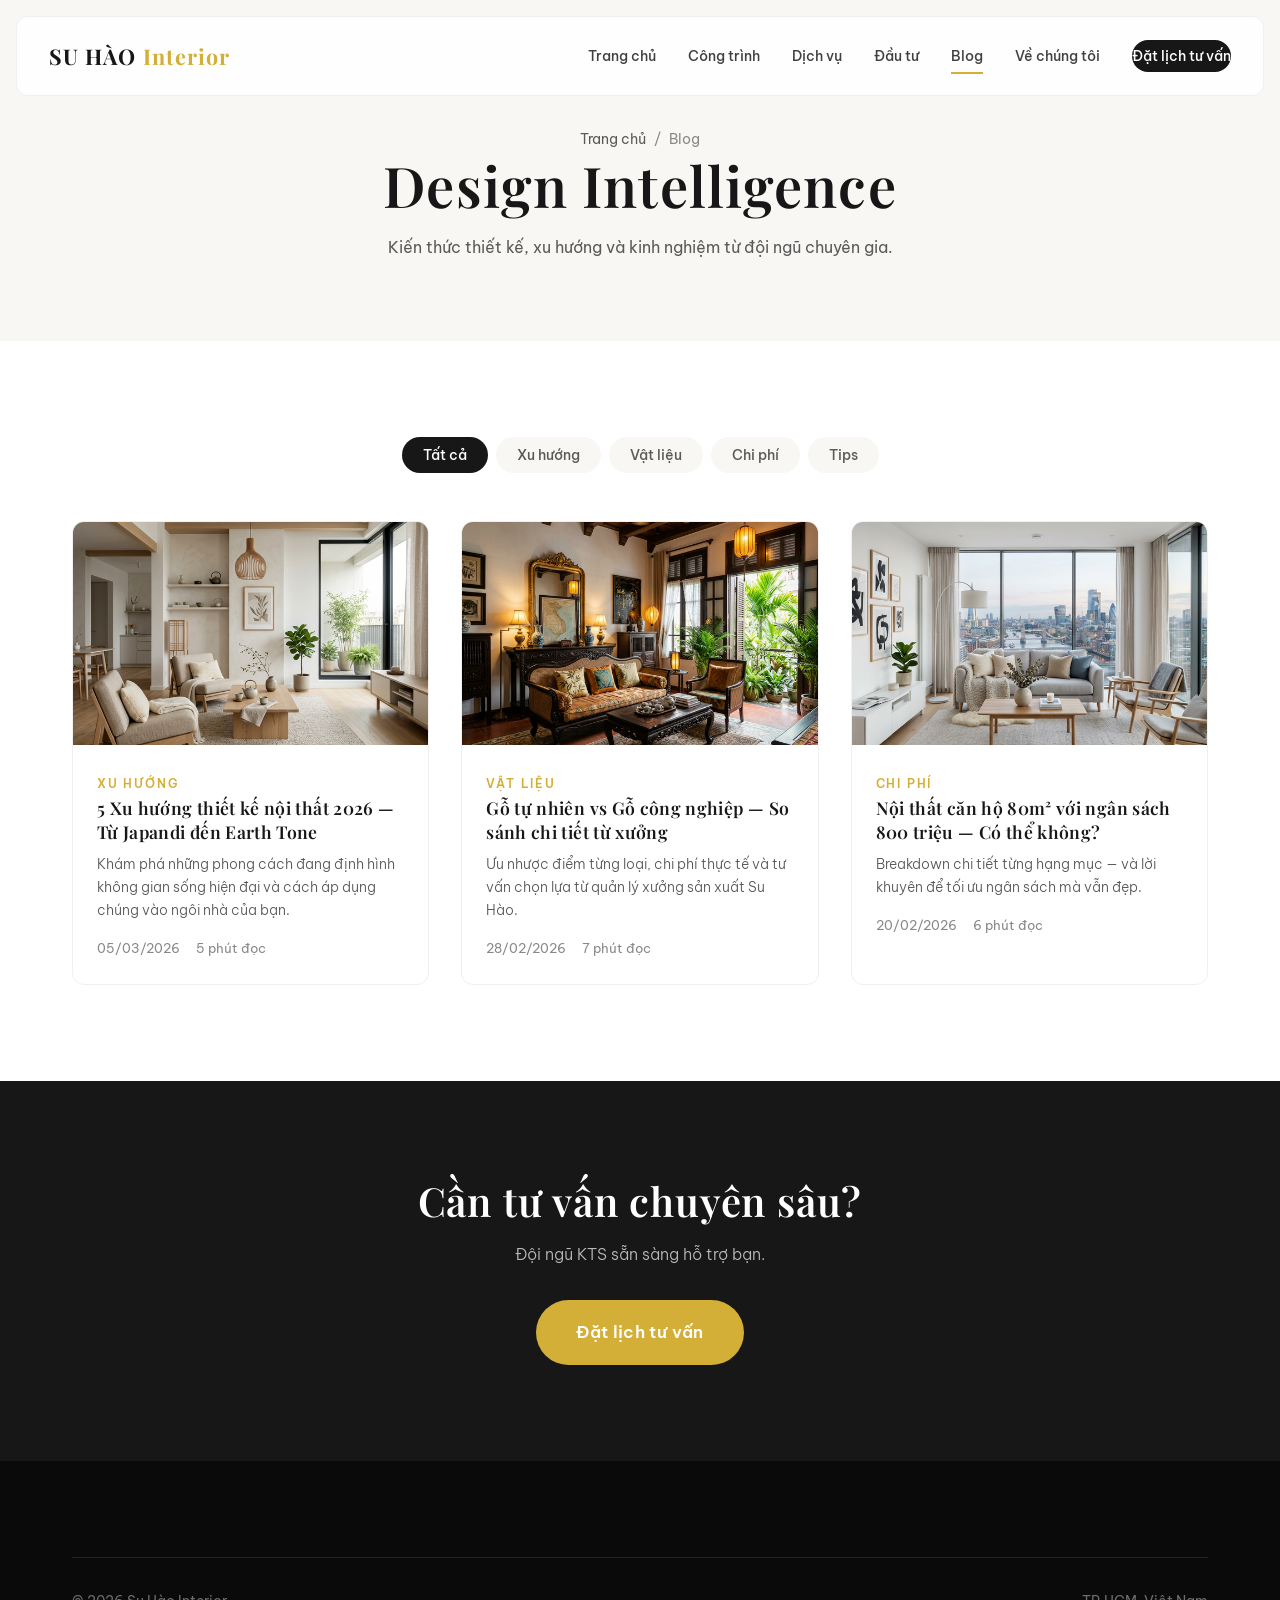
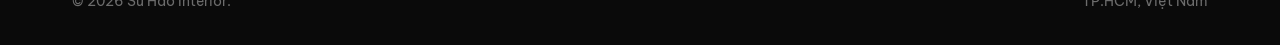
<file: website/blog.html>
<!DOCTYPE html>
<html lang="vi">

<head>
    <meta charset="UTF-8">
    <meta name="viewport" content="width=device-width, initial-scale=1.0">
    <title>Blog — SU HÀO Interior</title>
    <meta name="description"
        content="Xu hướng thiết kế, kinh nghiệm vật liệu, chi phí nội thất — chia sẻ từ đội ngũ KTS Su Hào.">
    <link rel="stylesheet" href="styles.css">
</head>

<body>
    <nav class="navbar" id="navbar">
        <a href="index.html" class="navbar-logo">SU HÀO <span>Interior</span></a>
        <div class="navbar-links">
            <a href="index.html">Trang chủ</a><a href="portfolio.html">Công trình</a><a href="services.html">Dịch vụ</a>
            <a href="pricing.html">Đầu tư</a><a href="blog.html" class="active">Blog</a><a href="about.html">Về chúng
                tôi</a>
            <a href="contact.html" class="navbar-cta">Đặt lịch tư vấn</a>
        </div>
        <div class="mobile-toggle" id="mobileToggle" aria-label="Menu"><span></span><span></span><span></span></div>
    </nav>
    <div class="mobile-menu" id="mobileMenu"><button class="mobile-close" id="mobileClose"
            aria-label="Đóng">&times;</button>
        <a href="index.html">Trang chủ</a><a href="portfolio.html">Công trình</a><a href="services.html">Dịch vụ</a>
        <a href="pricing.html">Đầu tư</a><a href="blog.html">Blog</a><a href="about.html">Về chúng tôi</a><a
            href="contact.html">Liên hệ</a>
    </div>

    <div class="page-header">
        <div class="container">
            <div class="breadcrumb"><a href="index.html">Trang chủ</a> <span>/</span> <span>Blog</span></div>
            <h1>Design Intelligence</h1>
            <p class="text-muted">Kiến thức thiết kế, xu hướng và kinh nghiệm từ đội ngũ chuyên gia.</p>
        </div>
    </div>

    <section>
        <div class="container">
            <div class="filter-bar">
                <button class="filter-btn active">Tất cả</button>
                <button class="filter-btn">Xu hướng</button>
                <button class="filter-btn">Vật liệu</button>
                <button class="filter-btn">Chi phí</button>
                <button class="filter-btn">Tips</button>
            </div>
            <div class="grid grid-3 reveal">
                <a href="blog-detail.html" class="blog-card">
                    <div class="blog-card-image"><img src="images/project-japandi.png" alt="Xu hướng 2026"
                            loading="lazy"></div>
                    <div class="blog-card-body">
                        <span class="blog-card-category">Xu hướng</span>
                        <h3 class="blog-card-title">5 Xu hướng thiết kế nội thất 2026 — Từ Japandi đến Earth Tone</h3>
                        <p class="blog-card-excerpt">Khám phá những phong cách đang định hình không gian sống hiện đại
                            và cách áp dụng chúng vào ngôi nhà của bạn.</p>
                        <div class="blog-card-meta"><span>05/03/2026</span><span>5 phút đọc</span></div>
                    </div>
                </a>
                <a href="blog-detail.html" class="blog-card">
                    <div class="blog-card-image"><img src="images/project-indochine.png" alt="Gỗ tự nhiên"
                            loading="lazy"></div>
                    <div class="blog-card-body">
                        <span class="blog-card-category">Vật liệu</span>
                        <h3 class="blog-card-title">Gỗ tự nhiên vs Gỗ công nghiệp — So sánh chi tiết từ xưởng</h3>
                        <p class="blog-card-excerpt">Ưu nhược điểm từng loại, chi phí thực tế và tư vấn chọn lựa từ quản
                            lý xưởng sản xuất Su Hào.</p>
                        <div class="blog-card-meta"><span>28/02/2026</span><span>7 phút đọc</span></div>
                    </div>
                </a>
                <a href="blog-detail.html" class="blog-card">
                    <div class="blog-card-image"><img src="images/project-penthouse.png" alt="Căn hộ 80m²"
                            loading="lazy"></div>
                    <div class="blog-card-body">
                        <span class="blog-card-category">Chi phí</span>
                        <h3 class="blog-card-title">Nội thất căn hộ 80m² với ngân sách 800 triệu — Có thể không?</h3>
                        <p class="blog-card-excerpt">Breakdown chi tiết từng hạng mục — và lời khuyên để tối ưu ngân
                            sách mà vẫn đẹp.</p>
                        <div class="blog-card-meta"><span>20/02/2026</span><span>6 phút đọc</span></div>
                    </div>
                </a>
            </div>
        </div>
    </section>

    <section class="cta-section">
        <div class="container">
            <h2>Cần tư vấn chuyên sâu?</h2>
            <p>Đội ngũ KTS sẵn sàng hỗ trợ bạn.</p><a href="contact.html" class="btn btn-primary btn-lg">Đặt lịch tư
                vấn</a>
        </div>
    </section>

    <footer class="footer">
        <div class="container">
            <div class="footer-bottom"><span>&copy; 2026 Su Hào Interior.</span><span>TP.HCM, Việt Nam</span></div>
        </div>
    </footer>
    <button class="back-to-top" id="backToTop" aria-label="Lên đầu trang"><svg viewBox="0 0 24 24" fill="none"
            stroke="currentColor" stroke-width="2">
            <path d="M18 15l-6-6-6 6" />
        </svg></button>
    <script src="main.js"></script>
</body>

</html>
</file>
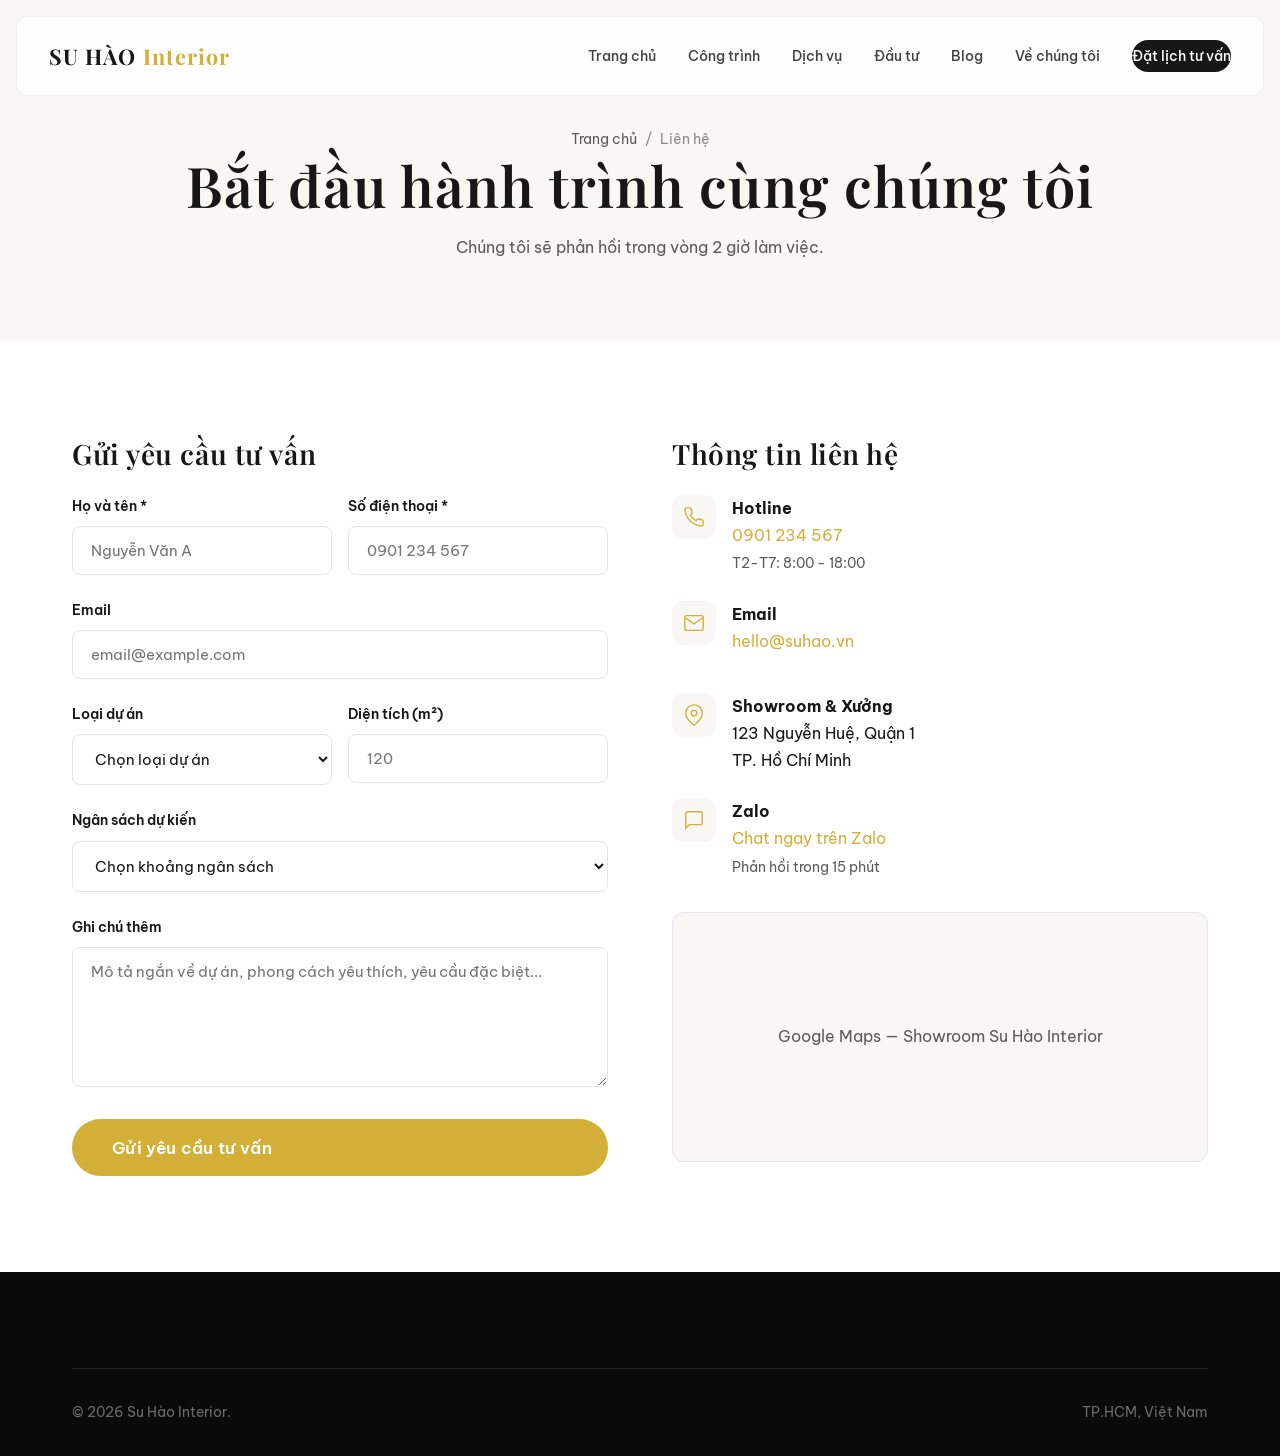
<file: website/contact.html>
<!DOCTYPE html>
<html lang="vi">

<head>
    <meta charset="UTF-8">
    <meta name="viewport" content="width=device-width, initial-scale=1.0">
    <title>Liên hệ — SU HÀO Interior</title>
    <meta name="description"
        content="Đặt lịch tư vấn miễn phí với đội ngũ kiến trúc sư Su Hào Interior. Phản hồi trong 2 giờ.">
    <link rel="stylesheet" href="styles.css">
</head>

<body>

    <nav class="navbar" id="navbar">
        <a href="index.html" class="navbar-logo">SU HÀO <span>Interior</span></a>
        <div class="navbar-links">
            <a href="index.html">Trang chủ</a><a href="portfolio.html">Công trình</a><a href="services.html">Dịch vụ</a>
            <a href="pricing.html">Đầu tư</a><a href="blog.html">Blog</a><a href="about.html">Về chúng tôi</a>
            <a href="contact.html" class="navbar-cta active">Đặt lịch tư vấn</a>
        </div>
        <div class="mobile-toggle" id="mobileToggle" aria-label="Menu"><span></span><span></span><span></span></div>
    </nav>
    <div class="mobile-menu" id="mobileMenu"><button class="mobile-close" id="mobileClose"
            aria-label="Đóng">&times;</button>
        <a href="index.html">Trang chủ</a><a href="portfolio.html">Công trình</a><a href="services.html">Dịch vụ</a>
        <a href="pricing.html">Đầu tư</a><a href="blog.html">Blog</a><a href="about.html">Về chúng tôi</a><a
            href="contact.html">Liên hệ</a>
    </div>

    <div class="page-header">
        <div class="container">
            <div class="breadcrumb"><a href="index.html">Trang chủ</a> <span>/</span> <span>Liên hệ</span></div>
            <h1>Bắt đầu hành trình cùng chúng tôi</h1>
            <p class="text-muted">Chúng tôi sẽ phản hồi trong vòng 2 giờ làm việc.</p>
        </div>
    </div>

    <section>
        <div class="container">
            <div class="contact-grid">
                <!-- Form -->
                <div class="reveal">
                    <h3 style="margin-bottom: var(--space-lg);">Gửi yêu cầu tư vấn</h3>
                    <form id="contactForm">
                        <div class="form-row">
                            <div class="form-group"><label for="name">Họ và tên *</label><input type="text" id="name"
                                    class="form-input" required placeholder="Nguyễn Văn A"></div>
                            <div class="form-group"><label for="phone">Số điện thoại *</label><input type="tel"
                                    id="phone" class="form-input" required placeholder="0901 234 567"></div>
                        </div>
                        <div class="form-group"><label for="email">Email</label><input type="email" id="email"
                                class="form-input" placeholder="email@example.com"></div>
                        <div class="form-row">
                            <div class="form-group"><label for="type">Loại dự án</label>
                                <select id="type" class="form-select">
                                    <option value="">Chọn loại dự án</option>
                                    <option>Biệt thự</option>
                                    <option>Căn hộ</option>
                                    <option>Nhà phố</option>
                                    <option>Văn phòng</option>
                                    <option>Khác</option>
                                </select>
                            </div>
                            <div class="form-group"><label for="area">Diện tích (m²)</label><input type="number"
                                    id="area" class="form-input" placeholder="120"></div>
                        </div>
                        <div class="form-group"><label for="budget">Ngân sách dự kiến</label>
                            <select id="budget" class="form-select">
                                <option value="">Chọn khoảng ngân sách</option>
                                <option>Dưới 800 triệu</option>
                                <option>800 triệu - 1.5 tỷ</option>
                                <option>1.5 - 3 tỷ</option>
                                <option>Trên 3 tỷ</option>
                            </select>
                        </div>
                        <div class="form-group"><label for="note">Ghi chú thêm</label><textarea id="note"
                                class="form-textarea"
                                placeholder="Mô tả ngắn về dự án, phong cách yêu thích, yêu cầu đặc biệt..."></textarea>
                        </div>
                        <button type="submit" class="btn btn-primary btn-lg" style="width: 100%;">Gửi yêu cầu tư
                            vấn</button>
                    </form>
                </div>
                <!-- Info -->
                <div class="reveal">
                    <h3 style="margin-bottom: var(--space-lg);">Thông tin liên hệ</h3>
                    <div style="margin-bottom: var(--space-xl);">
                        <div
                            style="display:flex;align-items:flex-start;gap:var(--space-md);margin-bottom:var(--space-lg);">
                            <div class="service-icon" style="flex-shrink:0;width:44px;height:44px;"><svg
                                    viewBox="0 0 24 24" fill="none" stroke="currentColor" stroke-width="1.5"
                                    style="width:22px;height:22px;">
                                    <path
                                        d="M22 16.92v3a2 2 0 01-2.18 2 19.79 19.79 0 01-8.63-3.07 19.5 19.5 0 01-6-6 19.79 19.79 0 01-3.07-8.67A2 2 0 014.11 2h3a2 2 0 012 1.72 12.84 12.84 0 00.7 2.81 2 2 0 01-.45 2.11L8.09 9.91a16 16 0 006 6l1.27-1.27a2 2 0 012.11-.45 12.84 12.84 0 002.81.7A2 2 0 0122 16.92z" />
                                </svg></div>
                            <div><strong>Hotline</strong><br><a href="tel:0901234567"
                                    style="color:var(--color-cta);">0901 234 567</a><br><span class="text-muted"
                                    style="font-size:0.85rem;">T2-T7: 8:00 - 18:00</span></div>
                        </div>
                        <div
                            style="display:flex;align-items:flex-start;gap:var(--space-md);margin-bottom:var(--space-lg);">
                            <div class="service-icon" style="flex-shrink:0;width:44px;height:44px;"><svg
                                    viewBox="0 0 24 24" fill="none" stroke="currentColor" stroke-width="1.5"
                                    style="width:22px;height:22px;">
                                    <path
                                        d="M4 4h16c1.1 0 2 .9 2 2v12c0 1.1-.9 2-2 2H4c-1.1 0-2-.9-2-2V6c0-1.1.9-2 2-2z" />
                                    <path d="M22 6l-10 7L2 6" />
                                </svg></div>
                            <div><strong>Email</strong><br><a href="mailto:hello@suhao.vn"
                                    style="color:var(--color-cta);">hello@suhao.vn</a></div>
                        </div>
                        <div
                            style="display:flex;align-items:flex-start;gap:var(--space-md);margin-bottom:var(--space-lg);">
                            <div class="service-icon" style="flex-shrink:0;width:44px;height:44px;"><svg
                                    viewBox="0 0 24 24" fill="none" stroke="currentColor" stroke-width="1.5"
                                    style="width:22px;height:22px;">
                                    <path d="M21 10c0 7-9 13-9 13s-9-6-9-13a9 9 0 0118 0z" />
                                    <circle cx="12" cy="10" r="3" />
                                </svg></div>
                            <div><strong>Showroom & Xưởng</strong><br>123 Nguyễn Huệ, Quận 1<br>TP. Hồ Chí Minh</div>
                        </div>
                        <div style="display:flex;align-items:flex-start;gap:var(--space-md);">
                            <div class="service-icon" style="flex-shrink:0;width:44px;height:44px;"><svg
                                    viewBox="0 0 24 24" fill="none" stroke="currentColor" stroke-width="1.5"
                                    style="width:22px;height:22px;">
                                    <path d="M21 15a2 2 0 01-2 2H7l-4 4V5a2 2 0 012-2h14a2 2 0 012 2z" />
                                </svg></div>
                            <div><strong>Zalo</strong><br><a href="#" style="color:var(--color-cta);">Chat ngay trên
                                    Zalo</a><br><span class="text-muted" style="font-size:0.85rem;">Phản hồi trong 15
                                    phút</span></div>
                        </div>
                    </div>
                    <!-- Map placeholder -->
                    <div
                        style="background:var(--color-bg-alt);border:1px solid var(--color-border);border-radius:var(--radius-lg);height:250px;display:flex;align-items:center;justify-content:center;">
                        <span class="text-muted">Google Maps — Showroom Su Hào Interior</span>
                    </div>
                </div>
            </div>
        </div>
    </section>

    <footer class="footer">
        <div class="container">
            <div class="footer-bottom"><span>&copy; 2026 Su Hào Interior.</span><span>TP.HCM, Việt Nam</span></div>
        </div>
    </footer>

    <button class="back-to-top" id="backToTop" aria-label="Lên đầu trang"><svg viewBox="0 0 24 24" fill="none"
            stroke="currentColor" stroke-width="2">
            <path d="M18 15l-6-6-6 6" />
        </svg></button>
    <script src="main.js"></script>
</body>

</html>
</file>
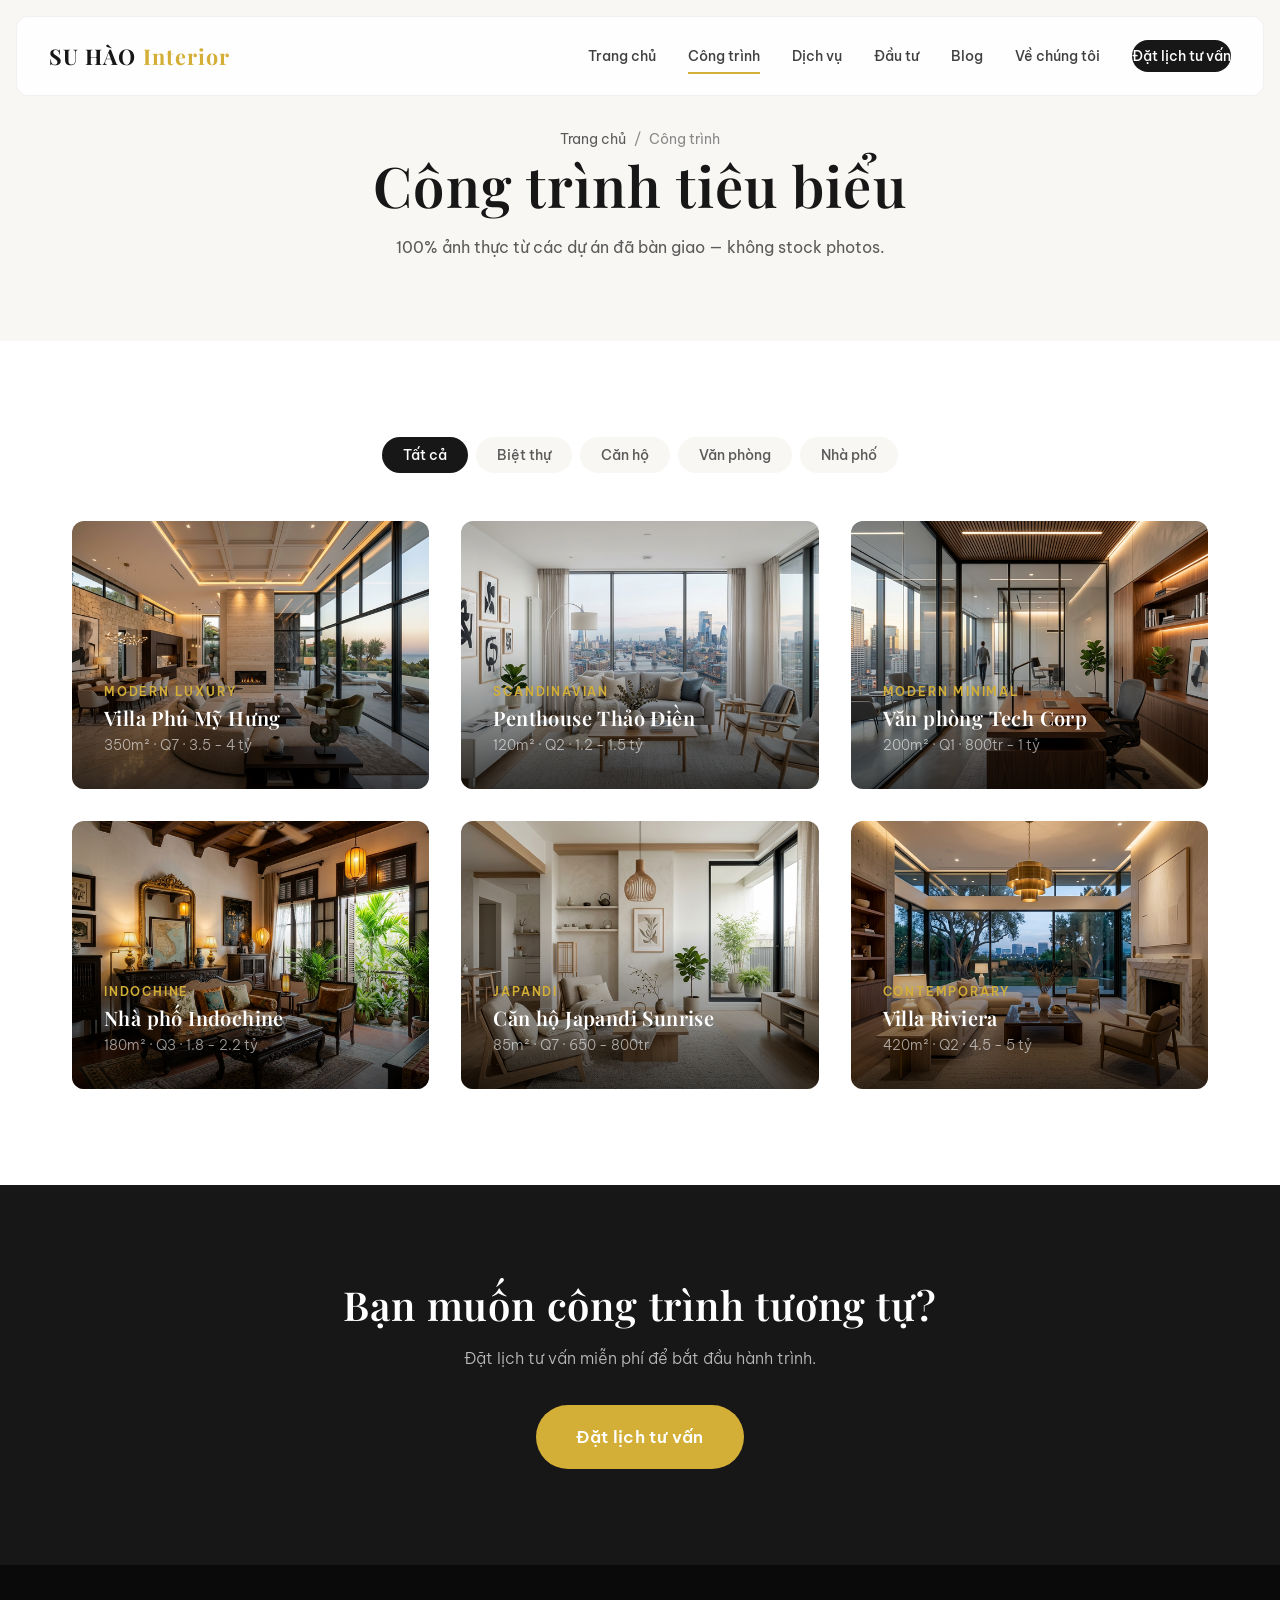
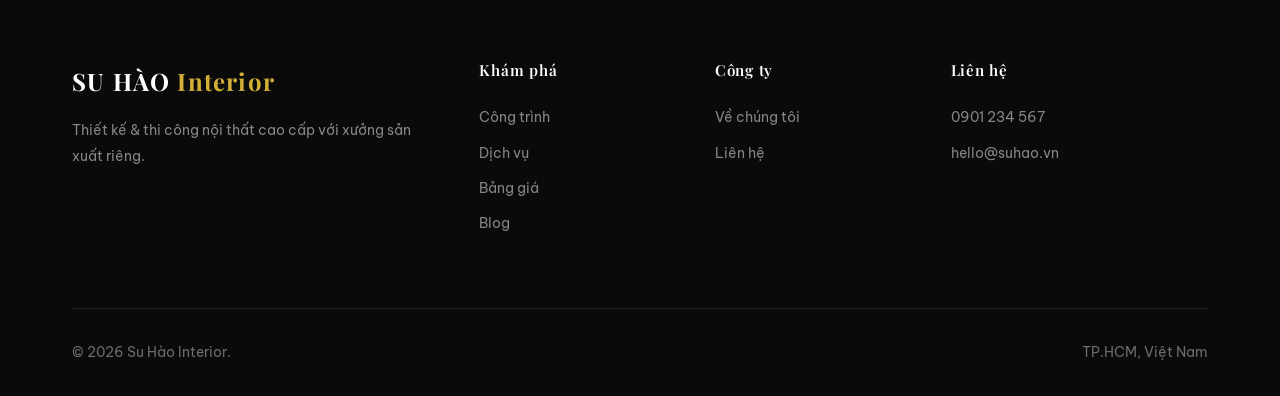
<file: website/portfolio.html>
<!DOCTYPE html>
<html lang="vi">

<head>
    <meta charset="UTF-8">
    <meta name="viewport" content="width=device-width, initial-scale=1.0">
    <title>Công trình tiêu biểu — SU HÀO Interior</title>
    <meta name="description"
        content="Khám phá 100+ công trình nội thất cao cấp đã hoàn thành — Biệt thự, Căn hộ, Văn phòng, Nhà phố.">
    <link rel="stylesheet" href="styles.css">
</head>

<body>

    <!-- Navbar -->
    <nav class="navbar" id="navbar">
        <a href="index.html" class="navbar-logo">SU HÀO <span>Interior</span></a>
        <div class="navbar-links">
            <a href="index.html">Trang chủ</a>
            <a href="portfolio.html" class="active">Công trình</a>
            <a href="services.html">Dịch vụ</a>
            <a href="pricing.html">Đầu tư</a>
            <a href="blog.html">Blog</a>
            <a href="about.html">Về chúng tôi</a>
            <a href="contact.html" class="navbar-cta">Đặt lịch tư vấn</a>
        </div>
        <div class="mobile-toggle" id="mobileToggle" aria-label="Menu"><span></span><span></span><span></span></div>
    </nav>
    <div class="mobile-menu" id="mobileMenu">
        <button class="mobile-close" id="mobileClose" aria-label="Đóng">&times;</button>
        <a href="index.html">Trang chủ</a><a href="portfolio.html">Công trình</a><a href="services.html">Dịch vụ</a>
        <a href="pricing.html">Đầu tư</a><a href="blog.html">Blog</a><a href="about.html">Về chúng tôi</a><a
            href="contact.html">Liên hệ</a>
    </div>

    <!-- Page Header -->
    <div class="page-header">
        <div class="container">
            <div class="breadcrumb"><a href="index.html">Trang chủ</a> <span>/</span> <span>Công trình</span></div>
            <h1>Công trình tiêu biểu</h1>
            <p class="text-muted">100% ảnh thực từ các dự án đã bàn giao — không stock photos.</p>
        </div>
    </div>

    <!-- Filter + Grid -->
    <section>
        <div class="container">
            <div class="filter-bar">
                <button class="filter-btn active" data-filter="all">Tất cả</button>
                <button class="filter-btn" data-filter="biet-thu">Biệt thự</button>
                <button class="filter-btn" data-filter="can-ho">Căn hộ</button>
                <button class="filter-btn" data-filter="van-phong">Văn phòng</button>
                <button class="filter-btn" data-filter="nha-pho">Nhà phố</button>
            </div>
            <div class="grid grid-3">
                <a href="project-detail.html" class="project-card project-grid-item" data-category="biet-thu">
                    <img src="images/project-villa.png" alt="Villa Phú Mỹ Hưng" loading="lazy">
                    <div class="project-card-overlay"><span class="project-card-tag">Modern Luxury</span>
                        <h3 class="project-card-title">Villa Phú Mỹ Hưng</h3><span class="project-card-meta">350m² · Q7
                            · 3.5 - 4 tỷ</span>
                    </div>
                </a>
                <a href="project-detail.html" class="project-card project-grid-item" data-category="can-ho">
                    <img src="images/project-penthouse.png" alt="Penthouse Thảo Điền" loading="lazy">
                    <div class="project-card-overlay"><span class="project-card-tag">Scandinavian</span>
                        <h3 class="project-card-title">Penthouse Thảo Điền</h3><span class="project-card-meta">120m² ·
                            Q2 · 1.2 - 1.5 tỷ</span>
                    </div>
                </a>
                <a href="project-detail.html" class="project-card project-grid-item" data-category="van-phong">
                    <img src="images/project-office.png" alt="Văn phòng Tech Corp" loading="lazy">
                    <div class="project-card-overlay"><span class="project-card-tag">Modern Minimal</span>
                        <h3 class="project-card-title">Văn phòng Tech Corp</h3><span class="project-card-meta">200m² ·
                            Q1 · 800tr - 1 tỷ</span>
                    </div>
                </a>
                <a href="project-detail.html" class="project-card project-grid-item" data-category="nha-pho">
                    <img src="images/project-indochine.png" alt="Nhà phố Indochine" loading="lazy">
                    <div class="project-card-overlay"><span class="project-card-tag">Indochine</span>
                        <h3 class="project-card-title">Nhà phố Indochine</h3><span class="project-card-meta">180m² · Q3
                            · 1.8 - 2.2 tỷ</span>
                    </div>
                </a>
                <a href="project-detail.html" class="project-card project-grid-item" data-category="can-ho">
                    <img src="images/project-japandi.png" alt="Căn hộ Japandi Sunrise" loading="lazy">
                    <div class="project-card-overlay"><span class="project-card-tag">Japandi</span>
                        <h3 class="project-card-title">Căn hộ Japandi Sunrise</h3><span class="project-card-meta">85m² ·
                            Q7 · 650 - 800tr</span>
                    </div>
                </a>
                <a href="project-detail.html" class="project-card project-grid-item" data-category="biet-thu">
                    <img src="images/hero.png" alt="Villa Riviera" loading="lazy">
                    <div class="project-card-overlay"><span class="project-card-tag">Contemporary</span>
                        <h3 class="project-card-title">Villa Riviera</h3><span class="project-card-meta">420m² · Q2 ·
                            4.5 - 5 tỷ</span>
                    </div>
                </a>
            </div>
        </div>
    </section>

    <!-- CTA -->
    <section class="cta-section">
        <div class="container">
            <h2>Bạn muốn công trình tương tự?</h2>
            <p>Đặt lịch tư vấn miễn phí để bắt đầu hành trình.</p><a href="contact.html"
                class="btn btn-primary btn-lg">Đặt lịch tư vấn</a>
        </div>
    </section>

    <!-- Footer (same as index) -->
    <footer class="footer">
        <div class="container">
            <div class="footer-grid">
                <div class="footer-brand"><span class="navbar-logo">SU HÀO <span>Interior</span></span>
                    <p>Thiết kế & thi công nội thất cao cấp với xưởng sản xuất riêng.</p>
                </div>
                <div>
                    <h4 class="footer-title">Khám phá</h4>
                    <ul class="footer-links">
                        <li><a href="portfolio.html">Công trình</a></li>
                        <li><a href="services.html">Dịch vụ</a></li>
                        <li><a href="pricing.html">Bảng giá</a></li>
                        <li><a href="blog.html">Blog</a></li>
                    </ul>
                </div>
                <div>
                    <h4 class="footer-title">Công ty</h4>
                    <ul class="footer-links">
                        <li><a href="about.html">Về chúng tôi</a></li>
                        <li><a href="contact.html">Liên hệ</a></li>
                    </ul>
                </div>
                <div>
                    <h4 class="footer-title">Liên hệ</h4>
                    <ul class="footer-links">
                        <li><a href="tel:0901234567">0901 234 567</a></li>
                        <li><a href="mailto:hello@suhao.vn">hello@suhao.vn</a></li>
                    </ul>
                </div>
            </div>
            <div class="footer-bottom"><span>&copy; 2026 Su Hào Interior.</span><span>TP.HCM, Việt Nam</span></div>
        </div>
    </footer>

    <button class="back-to-top" id="backToTop" aria-label="Lên đầu trang"><svg viewBox="0 0 24 24" fill="none"
            stroke="currentColor" stroke-width="2">
            <path d="M18 15l-6-6-6 6" />
        </svg></button>
    <script src="main.js"></script>
</body>

</html>
</file>
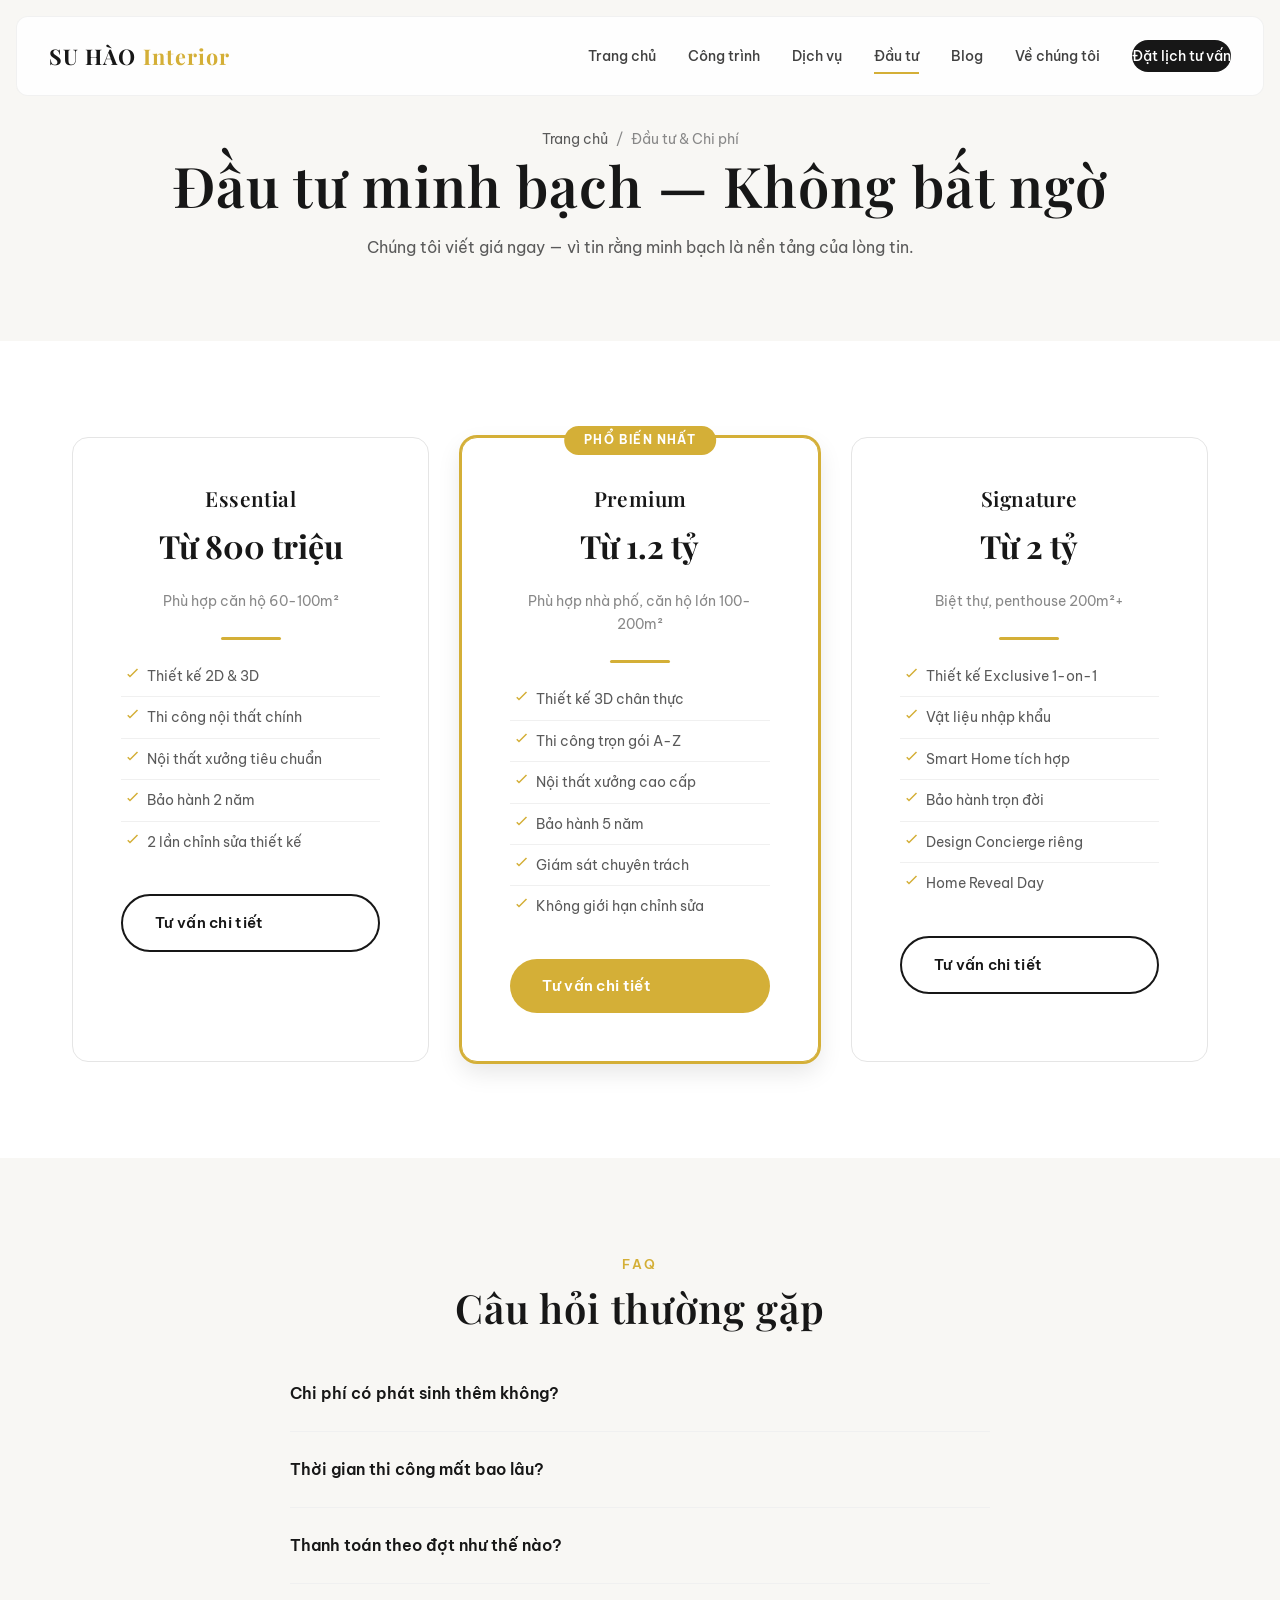
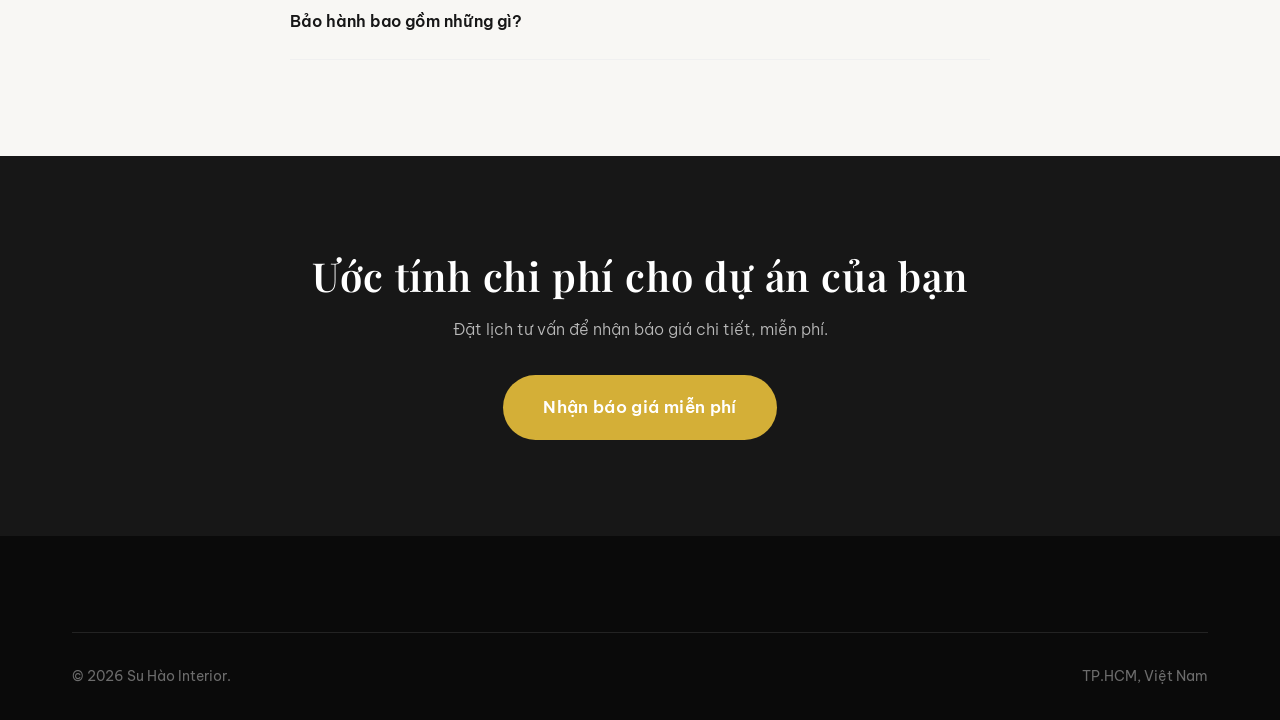
<file: website/pricing.html>
<!DOCTYPE html>
<html lang="vi">

<head>
    <meta charset="UTF-8">
    <meta name="viewport" content="width=device-width, initial-scale=1.0">
    <title>Đầu tư & Chi phí — SU HÀO Interior</title>
    <meta name="description"
        content="Bảng giá minh bạch cho dịch vụ thiết kế thi công nội thất — 3 gói: Essential, Premium, Signature.">
    <link rel="stylesheet" href="styles.css">
</head>

<body>
    <nav class="navbar" id="navbar">
        <a href="index.html" class="navbar-logo">SU HÀO <span>Interior</span></a>
        <div class="navbar-links">
            <a href="index.html">Trang chủ</a><a href="portfolio.html">Công trình</a><a href="services.html">Dịch vụ</a>
            <a href="pricing.html" class="active">Đầu tư</a><a href="blog.html">Blog</a><a href="about.html">Về chúng
                tôi</a>
            <a href="contact.html" class="navbar-cta">Đặt lịch tư vấn</a>
        </div>
        <div class="mobile-toggle" id="mobileToggle" aria-label="Menu"><span></span><span></span><span></span></div>
    </nav>
    <div class="mobile-menu" id="mobileMenu"><button class="mobile-close" id="mobileClose"
            aria-label="Đóng">&times;</button>
        <a href="index.html">Trang chủ</a><a href="portfolio.html">Công trình</a><a href="services.html">Dịch vụ</a>
        <a href="pricing.html">Đầu tư</a><a href="blog.html">Blog</a><a href="about.html">Về chúng tôi</a><a
            href="contact.html">Liên hệ</a>
    </div>

    <div class="page-header">
        <div class="container">
            <div class="breadcrumb"><a href="index.html">Trang chủ</a> <span>/</span> <span>Đầu tư & Chi phí</span>
            </div>
            <h1>Đầu tư minh bạch — Không bất ngờ</h1>
            <p class="text-muted">Chúng tôi viết giá ngay — vì tin rằng minh bạch là nền tảng của lòng tin.</p>
        </div>
    </div>

    <!-- Pricing Tiers (full version) -->
    <section>
        <div class="container">
            <div class="grid grid-3 reveal">
                <div class="tier-card">
                    <h3 class="tier-name">Essential</h3>
                    <div class="tier-price">Từ 800 triệu</div>
                    <p style="font-size:0.85rem;color:var(--color-text-light);margin-bottom:var(--space-lg);">Phù hợp
                        căn hộ 60-100m²</p>
                    <div class="divider"></div>
                    <ul class="tier-features">
                        <li><svg class="check-icon" viewBox="0 0 24 24" fill="none" stroke="currentColor"
                                stroke-width="2">
                                <path d="M22 4L12 14.01l-3-3" />
                            </svg>Thiết kế 2D & 3D</li>
                        <li><svg class="check-icon" viewBox="0 0 24 24" fill="none" stroke="currentColor"
                                stroke-width="2">
                                <path d="M22 4L12 14.01l-3-3" />
                            </svg>Thi công nội thất chính</li>
                        <li><svg class="check-icon" viewBox="0 0 24 24" fill="none" stroke="currentColor"
                                stroke-width="2">
                                <path d="M22 4L12 14.01l-3-3" />
                            </svg>Nội thất xưởng tiêu chuẩn</li>
                        <li><svg class="check-icon" viewBox="0 0 24 24" fill="none" stroke="currentColor"
                                stroke-width="2">
                                <path d="M22 4L12 14.01l-3-3" />
                            </svg>Bảo hành 2 năm</li>
                        <li><svg class="check-icon" viewBox="0 0 24 24" fill="none" stroke="currentColor"
                                stroke-width="2">
                                <path d="M22 4L12 14.01l-3-3" />
                            </svg>2 lần chỉnh sửa thiết kế</li>
                    </ul>
                    <a href="contact.html" class="btn btn-outline" style="width:100%;">Tư vấn chi tiết</a>
                </div>
                <div class="tier-card featured">
                    <div class="tier-badge">Phổ biến nhất</div>
                    <h3 class="tier-name">Premium</h3>
                    <div class="tier-price">Từ 1.2 tỷ</div>
                    <p style="font-size:0.85rem;color:var(--color-text-light);margin-bottom:var(--space-lg);">Phù hợp
                        nhà phố, căn hộ lớn 100-200m²</p>
                    <div class="divider"></div>
                    <ul class="tier-features">
                        <li><svg class="check-icon" viewBox="0 0 24 24" fill="none" stroke="currentColor"
                                stroke-width="2">
                                <path d="M22 4L12 14.01l-3-3" />
                            </svg>Thiết kế 3D chân thực</li>
                        <li><svg class="check-icon" viewBox="0 0 24 24" fill="none" stroke="currentColor"
                                stroke-width="2">
                                <path d="M22 4L12 14.01l-3-3" />
                            </svg>Thi công trọn gói A-Z</li>
                        <li><svg class="check-icon" viewBox="0 0 24 24" fill="none" stroke="currentColor"
                                stroke-width="2">
                                <path d="M22 4L12 14.01l-3-3" />
                            </svg>Nội thất xưởng cao cấp</li>
                        <li><svg class="check-icon" viewBox="0 0 24 24" fill="none" stroke="currentColor"
                                stroke-width="2">
                                <path d="M22 4L12 14.01l-3-3" />
                            </svg>Bảo hành 5 năm</li>
                        <li><svg class="check-icon" viewBox="0 0 24 24" fill="none" stroke="currentColor"
                                stroke-width="2">
                                <path d="M22 4L12 14.01l-3-3" />
                            </svg>Giám sát chuyên trách</li>
                        <li><svg class="check-icon" viewBox="0 0 24 24" fill="none" stroke="currentColor"
                                stroke-width="2">
                                <path d="M22 4L12 14.01l-3-3" />
                            </svg>Không giới hạn chỉnh sửa</li>
                    </ul>
                    <a href="contact.html" class="btn btn-primary" style="width:100%;">Tư vấn chi tiết</a>
                </div>
                <div class="tier-card">
                    <h3 class="tier-name">Signature</h3>
                    <div class="tier-price">Từ 2 tỷ</div>
                    <p style="font-size:0.85rem;color:var(--color-text-light);margin-bottom:var(--space-lg);">Biệt thự,
                        penthouse 200m²+</p>
                    <div class="divider"></div>
                    <ul class="tier-features">
                        <li><svg class="check-icon" viewBox="0 0 24 24" fill="none" stroke="currentColor"
                                stroke-width="2">
                                <path d="M22 4L12 14.01l-3-3" />
                            </svg>Thiết kế Exclusive 1-on-1</li>
                        <li><svg class="check-icon" viewBox="0 0 24 24" fill="none" stroke="currentColor"
                                stroke-width="2">
                                <path d="M22 4L12 14.01l-3-3" />
                            </svg>Vật liệu nhập khẩu</li>
                        <li><svg class="check-icon" viewBox="0 0 24 24" fill="none" stroke="currentColor"
                                stroke-width="2">
                                <path d="M22 4L12 14.01l-3-3" />
                            </svg>Smart Home tích hợp</li>
                        <li><svg class="check-icon" viewBox="0 0 24 24" fill="none" stroke="currentColor"
                                stroke-width="2">
                                <path d="M22 4L12 14.01l-3-3" />
                            </svg>Bảo hành trọn đời</li>
                        <li><svg class="check-icon" viewBox="0 0 24 24" fill="none" stroke="currentColor"
                                stroke-width="2">
                                <path d="M22 4L12 14.01l-3-3" />
                            </svg>Design Concierge riêng</li>
                        <li><svg class="check-icon" viewBox="0 0 24 24" fill="none" stroke="currentColor"
                                stroke-width="2">
                                <path d="M22 4L12 14.01l-3-3" />
                            </svg>Home Reveal Day</li>
                    </ul>
                    <a href="contact.html" class="btn btn-outline" style="width:100%;">Tư vấn chi tiết</a>
                </div>
            </div>
        </div>
    </section>

    <!-- FAQ -->
    <section class="section-alt">
        <div class="container-narrow">
            <div class="text-center reveal">
                <span class="section-label">FAQ</span>
                <h2 class="section-title">Câu hỏi thường gặp</h2>
            </div>
            <div class="reveal" style="max-width:700px;margin:0 auto;">
                <details
                    style="border-bottom:1px solid var(--color-border-light);padding:var(--space-lg) 0;cursor:pointer;">
                    <summary style="font-weight:600;font-size:1rem;list-style:none;">Chi phí có phát sinh thêm không?
                    </summary>
                    <p style="margin-top:var(--space-md);font-size:0.9rem;">Không. Chúng tôi cam kết giá cố định theo
                        hợp đồng. Mọi phát sinh (nếu có) sẽ được thông báo và chỉ thực hiện khi có sự đồng ý bằng văn
                        bản của khách hàng.</p>
                </details>
                <details
                    style="border-bottom:1px solid var(--color-border-light);padding:var(--space-lg) 0;cursor:pointer;">
                    <summary style="font-weight:600;font-size:1rem;list-style:none;">Thời gian thi công mất bao lâu?
                    </summary>
                    <p style="margin-top:var(--space-md);font-size:0.9rem;">Tùy quy mô dự án: Căn hộ 60-100m² khoảng
                        45-60 ngày. Nhà phố/biệt thự 150-300m² khoảng 90-120 ngày. Thời gian cụ thể sẽ được cam kết
                        trong hợp đồng.</p>
                </details>
                <details
                    style="border-bottom:1px solid var(--color-border-light);padding:var(--space-lg) 0;cursor:pointer;">
                    <summary style="font-weight:600;font-size:1rem;list-style:none;">Thanh toán theo đợt như thế nào?
                    </summary>
                    <p style="margin-top:var(--space-md);font-size:0.9rem;">Thanh toán chia 4 đợt: 30% ký hợp đồng, 30%
                        khi sản xuất xong, 30% thi công, 10% nghiệm thu bàn giao.</p>
                </details>
                <details
                    style="border-bottom:1px solid var(--color-border-light);padding:var(--space-lg) 0;cursor:pointer;">
                    <summary style="font-weight:600;font-size:1rem;list-style:none;">Bảo hành bao gồm những gì?
                    </summary>
                    <p style="margin-top:var(--space-md);font-size:0.9rem;">Bảo hành toàn bộ nội thất sản xuất tại
                        xưởng. Gói Signature bao gồm bảo hành trọn đời + kiểm tra miễn phí sau 6 tháng (White Glove
                        Service).</p>
                </details>
            </div>
        </div>
    </section>

    <section class="cta-section">
        <div class="container">
            <h2>Ước tính chi phí cho dự án của bạn</h2>
            <p>Đặt lịch tư vấn để nhận báo giá chi tiết, miễn phí.</p><a href="contact.html"
                class="btn btn-primary btn-lg">Nhận báo giá miễn phí</a>
        </div>
    </section>

    <footer class="footer">
        <div class="container">
            <div class="footer-bottom"><span>&copy; 2026 Su Hào Interior.</span><span>TP.HCM, Việt Nam</span></div>
        </div>
    </footer>
    <button class="back-to-top" id="backToTop" aria-label="Lên đầu trang"><svg viewBox="0 0 24 24" fill="none"
            stroke="currentColor" stroke-width="2">
            <path d="M18 15l-6-6-6 6" />
        </svg></button>
    <script src="main.js"></script>
</body>

</html>
</file>
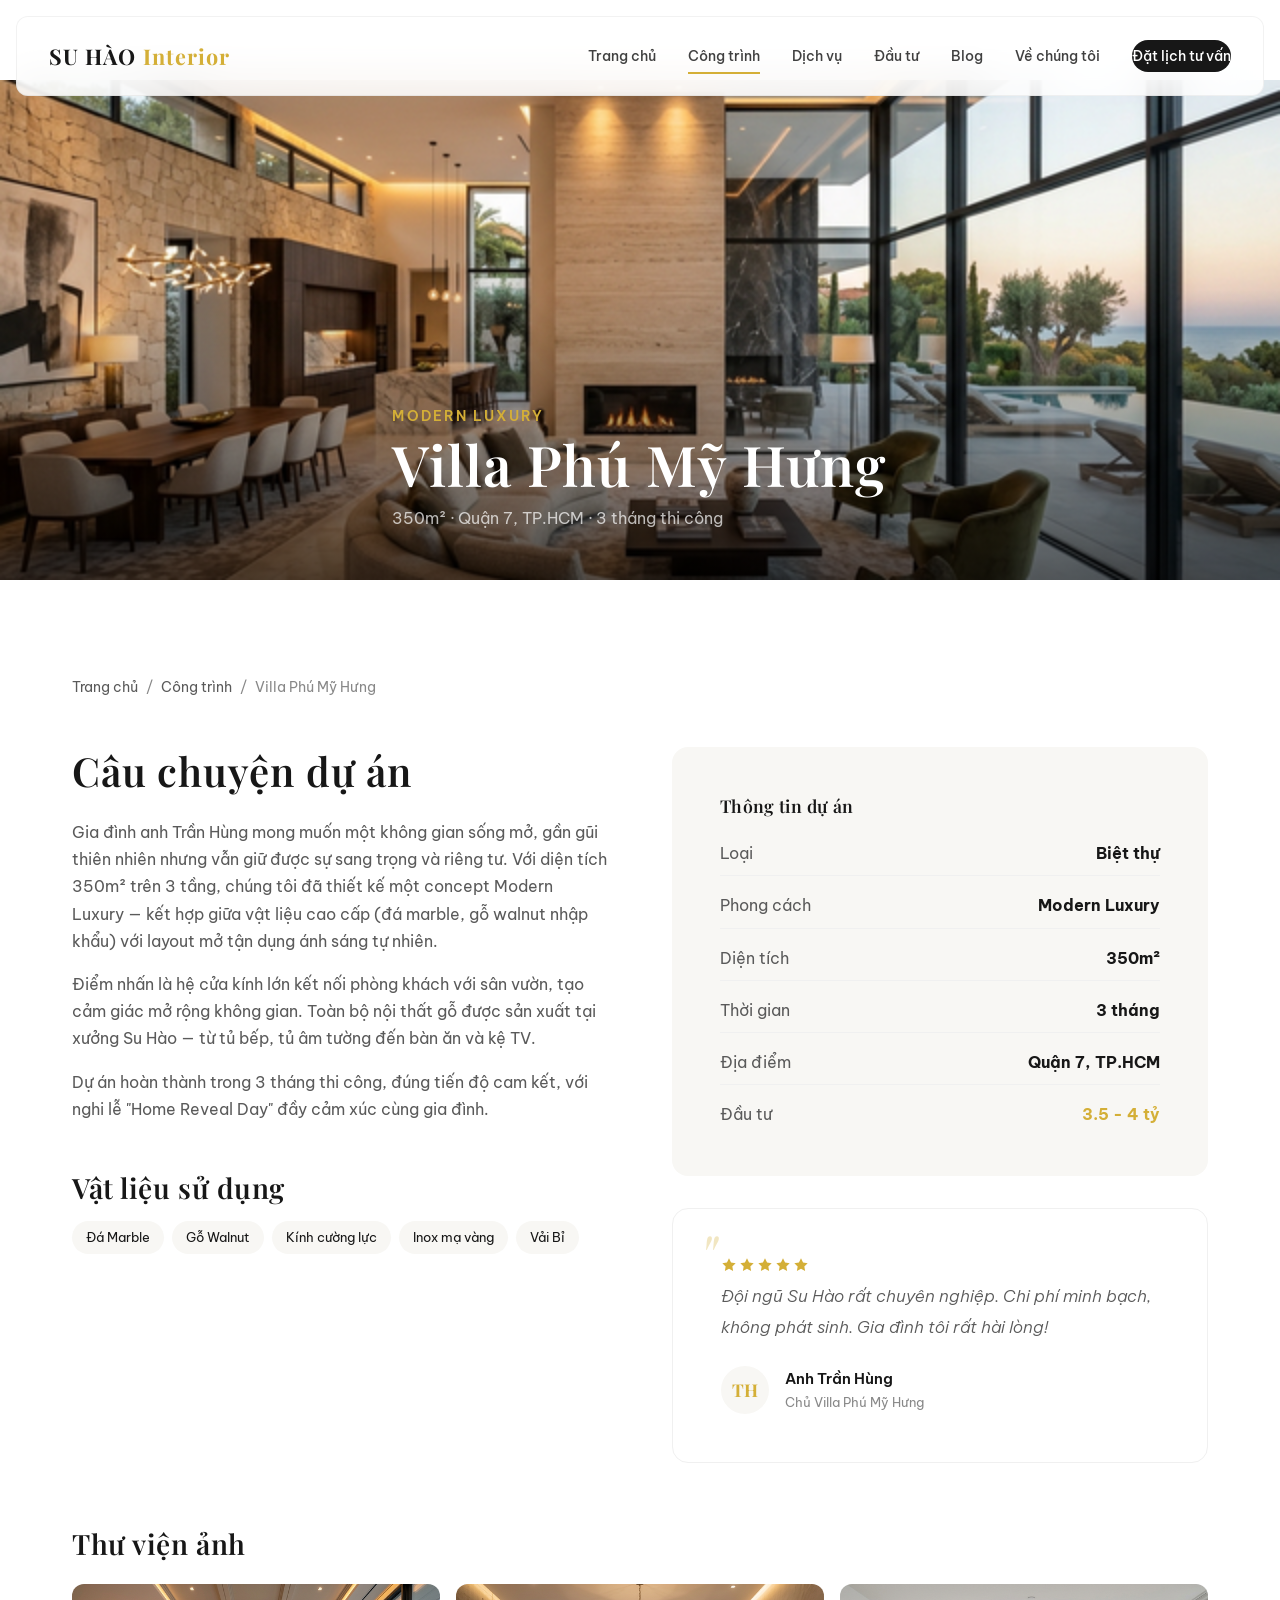
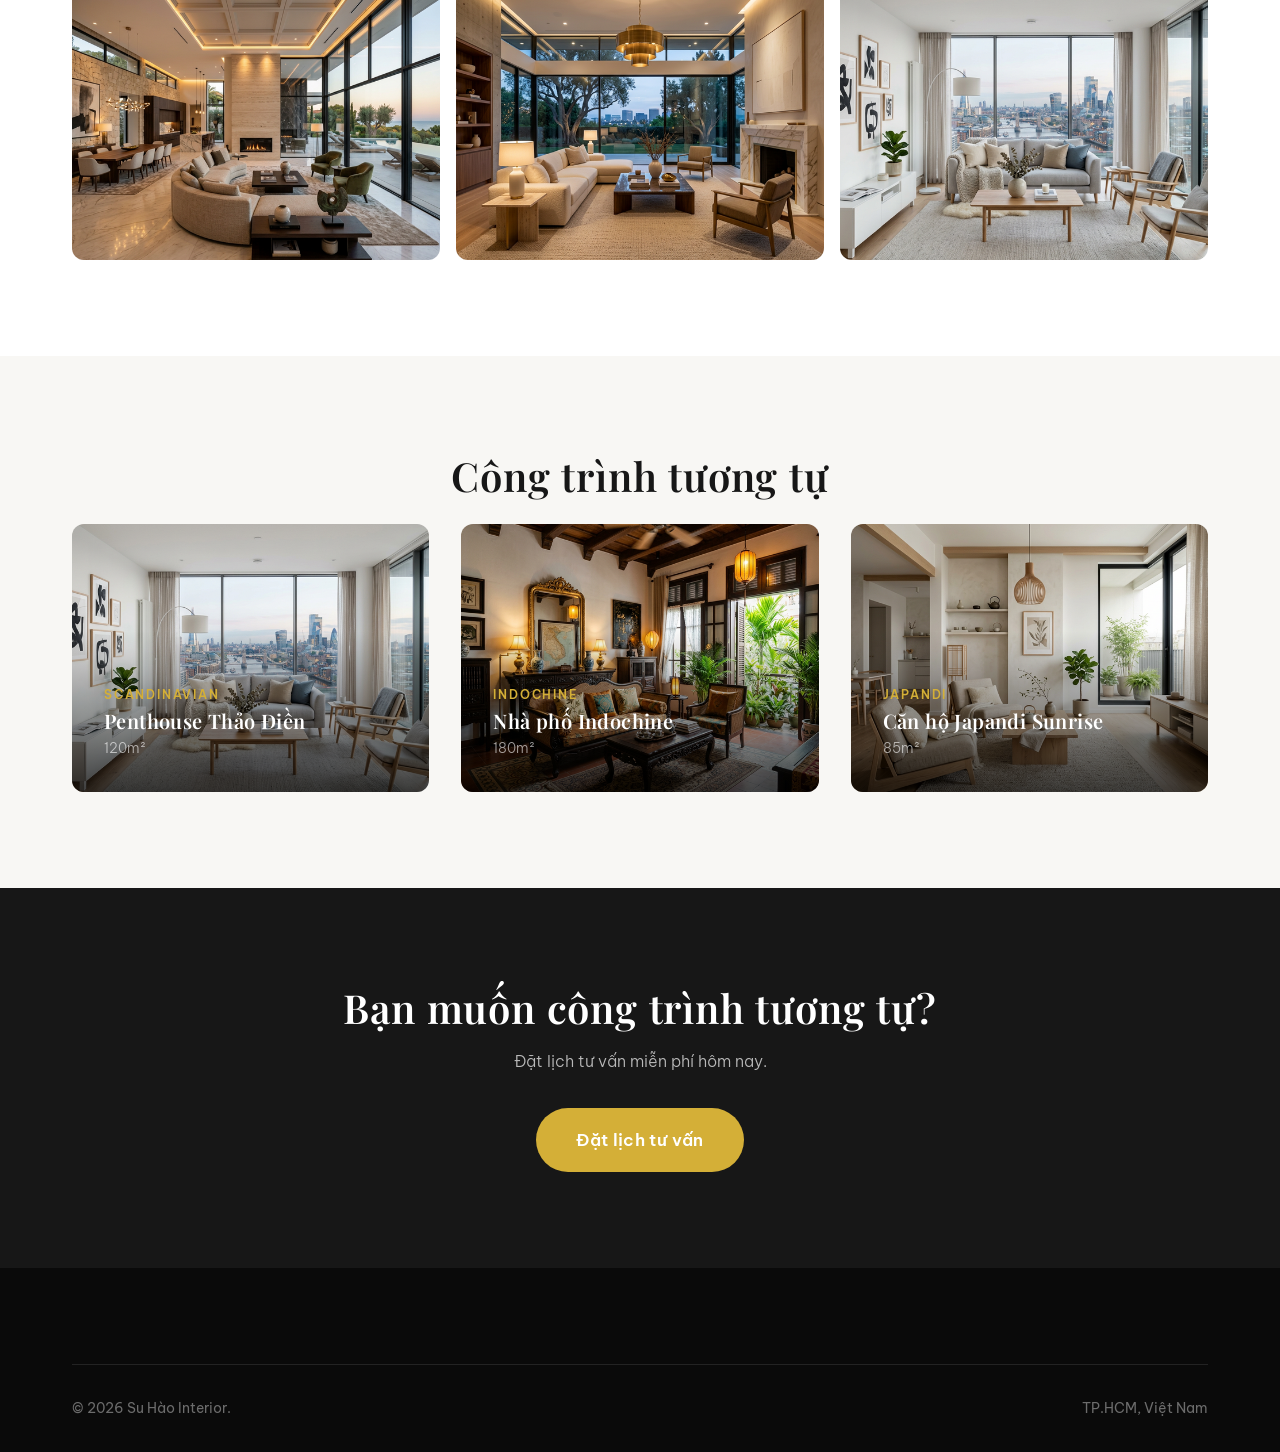
<file: website/project-detail.html>
<!DOCTYPE html>
<html lang="vi">

<head>
    <meta charset="UTF-8">
    <meta name="viewport" content="width=device-width, initial-scale=1.0">
    <title>Villa Phú Mỹ Hưng — SU HÀO Interior</title>
    <meta name="description"
        content="Chi tiết dự án Villa Phú Mỹ Hưng — Modern Luxury 350m², thiết kế thi công trọn gói bởi Su Hào Interior.">
    <link rel="stylesheet" href="styles.css">
</head>

<body>
    <nav class="navbar" id="navbar">
        <a href="index.html" class="navbar-logo">SU HÀO <span>Interior</span></a>
        <div class="navbar-links">
            <a href="index.html">Trang chủ</a><a href="portfolio.html" class="active">Công trình</a><a
                href="services.html">Dịch vụ</a>
            <a href="pricing.html">Đầu tư</a><a href="blog.html">Blog</a><a href="about.html">Về chúng tôi</a>
            <a href="contact.html" class="navbar-cta">Đặt lịch tư vấn</a>
        </div>
        <div class="mobile-toggle" id="mobileToggle" aria-label="Menu"><span></span><span></span><span></span></div>
    </nav>
    <div class="mobile-menu" id="mobileMenu"><button class="mobile-close" id="mobileClose"
            aria-label="Đóng">&times;</button>
        <a href="index.html">Trang chủ</a><a href="portfolio.html">Công trình</a><a href="services.html">Dịch vụ</a>
        <a href="pricing.html">Đầu tư</a><a href="blog.html">Blog</a><a href="about.html">Về chúng tôi</a><a
            href="contact.html">Liên hệ</a>
    </div>

    <!-- Hero Image -->
    <div style="padding-top:var(--navbar-height);position:relative;">
        <img src="images/project-villa.png" alt="Villa Phú Mỹ Hưng" style="width:100%;height:500px;object-fit:cover;">
        <div
            style="position:absolute;inset:0;background:linear-gradient(to top,rgba(0,0,0,0.6) 0%,transparent 50%);display:flex;align-items:flex-end;">
            <div class="container" style="padding-bottom:var(--space-2xl);">
                <span class="project-card-tag" style="font-size:0.85rem;">Modern Luxury</span>
                <h1 style="color:#fff;margin-bottom:var(--space-sm);">Villa Phú Mỹ Hưng</h1>
                <p style="color:rgba(255,255,255,0.7);margin:0;">350m² · Quận 7, TP.HCM · 3 tháng thi công</p>
            </div>
        </div>
    </div>

    <!-- Project Info -->
    <section>
        <div class="container">
            <div class="breadcrumb" style="justify-content:flex-start;margin-bottom:var(--space-2xl);"><a
                    href="index.html">Trang chủ</a> <span>/</span> <a href="portfolio.html">Công trình</a>
                <span>/</span> <span>Villa Phú Mỹ Hưng</span></div>

            <div class="grid grid-2 reveal" style="gap:var(--space-3xl);">
                <div>
                    <h2 style="margin-bottom:var(--space-lg);">Câu chuyện dự án</h2>
                    <p>Gia đình anh Trần Hùng mong muốn một không gian sống mở, gần gũi thiên nhiên nhưng vẫn giữ được
                        sự sang trọng và riêng tư. Với diện tích 350m² trên 3 tầng, chúng tôi đã thiết kế một concept
                        Modern Luxury — kết hợp giữa vật liệu cao cấp (đá marble, gỗ walnut nhập khẩu) với layout mở tận
                        dụng ánh sáng tự nhiên.</p>
                    <p>Điểm nhấn là hệ cửa kính lớn kết nối phòng khách với sân vườn, tạo cảm giác mở rộng không gian.
                        Toàn bộ nội thất gỗ được sản xuất tại xưởng Su Hào — từ tủ bếp, tủ âm tường đến bàn ăn và kệ TV.
                    </p>
                    <p>Dự án hoàn thành trong 3 tháng thi công, đúng tiến độ cam kết, với nghi lễ "Home Reveal Day" đầy
                        cảm xúc cùng gia đình.</p>

                    <h3 style="margin-top:var(--space-2xl);margin-bottom:var(--space-md);">Vật liệu sử dụng</h3>
                    <div style="display:flex;flex-wrap:wrap;gap:8px;">
                        <span
                            style="background:var(--color-bg-alt);padding:6px 14px;border-radius:var(--radius-full);font-size:0.8rem;">Đá
                            Marble</span>
                        <span
                            style="background:var(--color-bg-alt);padding:6px 14px;border-radius:var(--radius-full);font-size:0.8rem;">Gỗ
                            Walnut</span>
                        <span
                            style="background:var(--color-bg-alt);padding:6px 14px;border-radius:var(--radius-full);font-size:0.8rem;">Kính
                            cường lực</span>
                        <span
                            style="background:var(--color-bg-alt);padding:6px 14px;border-radius:var(--radius-full);font-size:0.8rem;">Inox
                            mạ vàng</span>
                        <span
                            style="background:var(--color-bg-alt);padding:6px 14px;border-radius:var(--radius-full);font-size:0.8rem;">Vải
                            Bỉ</span>
                    </div>
                </div>
                <div>
                    <!-- Project specs -->
                    <div
                        style="background:var(--color-bg-alt);border-radius:var(--radius-xl);padding:var(--space-2xl);margin-bottom:var(--space-xl);">
                        <h3 style="margin-bottom:var(--space-lg);font-size:1.1rem;">Thông tin dự án</h3>
                        <div style="display:grid;gap:var(--space-md);">
                            <div
                                style="display:flex;justify-content:space-between;padding-bottom:var(--space-sm);border-bottom:1px solid var(--color-border-light);">
                                <span class="text-muted">Loại</span><strong>Biệt thự</strong></div>
                            <div
                                style="display:flex;justify-content:space-between;padding-bottom:var(--space-sm);border-bottom:1px solid var(--color-border-light);">
                                <span class="text-muted">Phong cách</span><strong>Modern Luxury</strong></div>
                            <div
                                style="display:flex;justify-content:space-between;padding-bottom:var(--space-sm);border-bottom:1px solid var(--color-border-light);">
                                <span class="text-muted">Diện tích</span><strong>350m²</strong></div>
                            <div
                                style="display:flex;justify-content:space-between;padding-bottom:var(--space-sm);border-bottom:1px solid var(--color-border-light);">
                                <span class="text-muted">Thời gian</span><strong>3 tháng</strong></div>
                            <div
                                style="display:flex;justify-content:space-between;padding-bottom:var(--space-sm);border-bottom:1px solid var(--color-border-light);">
                                <span class="text-muted">Địa điểm</span><strong>Quận 7, TP.HCM</strong></div>
                            <div style="display:flex;justify-content:space-between;"><span class="text-muted">Đầu
                                    tư</span><strong style="color:var(--color-cta);">3.5 - 4 tỷ</strong></div>
                        </div>
                    </div>
                    <!-- Testimonial -->
                    <div class="testimonial-card">
                        <div class="testimonial-stars"><svg viewBox="0 0 24 24">
                                <path
                                    d="M12 2l3.09 6.26L22 9.27l-5 4.87 1.18 6.88L12 17.77l-6.18 3.25L7 14.14 2 9.27l6.91-1.01L12 2z" />
                            </svg><svg viewBox="0 0 24 24">
                                <path
                                    d="M12 2l3.09 6.26L22 9.27l-5 4.87 1.18 6.88L12 17.77l-6.18 3.25L7 14.14 2 9.27l6.91-1.01L12 2z" />
                            </svg><svg viewBox="0 0 24 24">
                                <path
                                    d="M12 2l3.09 6.26L22 9.27l-5 4.87 1.18 6.88L12 17.77l-6.18 3.25L7 14.14 2 9.27l6.91-1.01L12 2z" />
                            </svg><svg viewBox="0 0 24 24">
                                <path
                                    d="M12 2l3.09 6.26L22 9.27l-5 4.87 1.18 6.88L12 17.77l-6.18 3.25L7 14.14 2 9.27l6.91-1.01L12 2z" />
                            </svg><svg viewBox="0 0 24 24">
                                <path
                                    d="M12 2l3.09 6.26L22 9.27l-5 4.87 1.18 6.88L12 17.77l-6.18 3.25L7 14.14 2 9.27l6.91-1.01L12 2z" />
                            </svg></div>
                        <p class="testimonial-quote">Đội ngũ Su Hào rất chuyên nghiệp. Chi phí minh bạch, không phát
                            sinh. Gia đình tôi rất hài lòng!</p>
                        <div class="testimonial-author">
                            <div class="testimonial-avatar">TH</div>
                            <div>
                                <div class="testimonial-name">Anh Trần Hùng</div>
                                <div class="testimonial-project">Chủ Villa Phú Mỹ Hưng</div>
                            </div>
                        </div>
                    </div>
                </div>
            </div>

            <!-- Gallery -->
            <div style="margin-top:var(--space-3xl);" class="reveal">
                <h3 style="margin-bottom:var(--space-lg);">Thư viện ảnh</h3>
                <div class="grid grid-3" style="gap:var(--space-md);">
                    <img src="images/project-villa.png" alt="Phòng khách Villa"
                        style="border-radius:var(--radius-lg);width:100%;aspect-ratio:4/3;object-fit:cover;"
                        loading="lazy">
                    <img src="images/hero.png" alt="Phòng ăn Villa"
                        style="border-radius:var(--radius-lg);width:100%;aspect-ratio:4/3;object-fit:cover;"
                        loading="lazy">
                    <img src="images/project-penthouse.png" alt="Phòng ngủ Villa"
                        style="border-radius:var(--radius-lg);width:100%;aspect-ratio:4/3;object-fit:cover;"
                        loading="lazy">
                </div>
            </div>
        </div>
    </section>

    <!-- Related Projects -->
    <section class="section-alt">
        <div class="container">
            <div class="text-center reveal">
                <h2 class="section-title">Công trình tương tự</h2>
            </div>
            <div class="grid grid-3 reveal">
                <a href="project-detail.html" class="project-card"><img src="images/project-penthouse.png"
                        alt="Penthouse Thảo Điền" loading="lazy">
                    <div class="project-card-overlay"><span class="project-card-tag">Scandinavian</span>
                        <h3 class="project-card-title">Penthouse Thảo Điền</h3><span
                            class="project-card-meta">120m²</span>
                    </div>
                </a>
                <a href="project-detail.html" class="project-card"><img src="images/project-indochine.png"
                        alt="Nhà phố Indochine" loading="lazy">
                    <div class="project-card-overlay"><span class="project-card-tag">Indochine</span>
                        <h3 class="project-card-title">Nhà phố Indochine</h3><span
                            class="project-card-meta">180m²</span>
                    </div>
                </a>
                <a href="project-detail.html" class="project-card"><img src="images/project-japandi.png"
                        alt="Căn hộ Japandi" loading="lazy">
                    <div class="project-card-overlay"><span class="project-card-tag">Japandi</span>
                        <h3 class="project-card-title">Căn hộ Japandi Sunrise</h3><span
                            class="project-card-meta">85m²</span>
                    </div>
                </a>
            </div>
        </div>
    </section>

    <section class="cta-section">
        <div class="container">
            <h2>Bạn muốn công trình tương tự?</h2>
            <p>Đặt lịch tư vấn miễn phí hôm nay.</p><a href="contact.html" class="btn btn-primary btn-lg">Đặt lịch tư
                vấn</a>
        </div>
    </section>

    <footer class="footer">
        <div class="container">
            <div class="footer-bottom"><span>&copy; 2026 Su Hào Interior.</span><span>TP.HCM, Việt Nam</span></div>
        </div>
    </footer>
    <button class="back-to-top" id="backToTop" aria-label="Lên đầu trang"><svg viewBox="0 0 24 24" fill="none"
            stroke="currentColor" stroke-width="2">
            <path d="M18 15l-6-6-6 6" />
        </svg></button>
    <script src="main.js"></script>
</body>

</html>
</file>
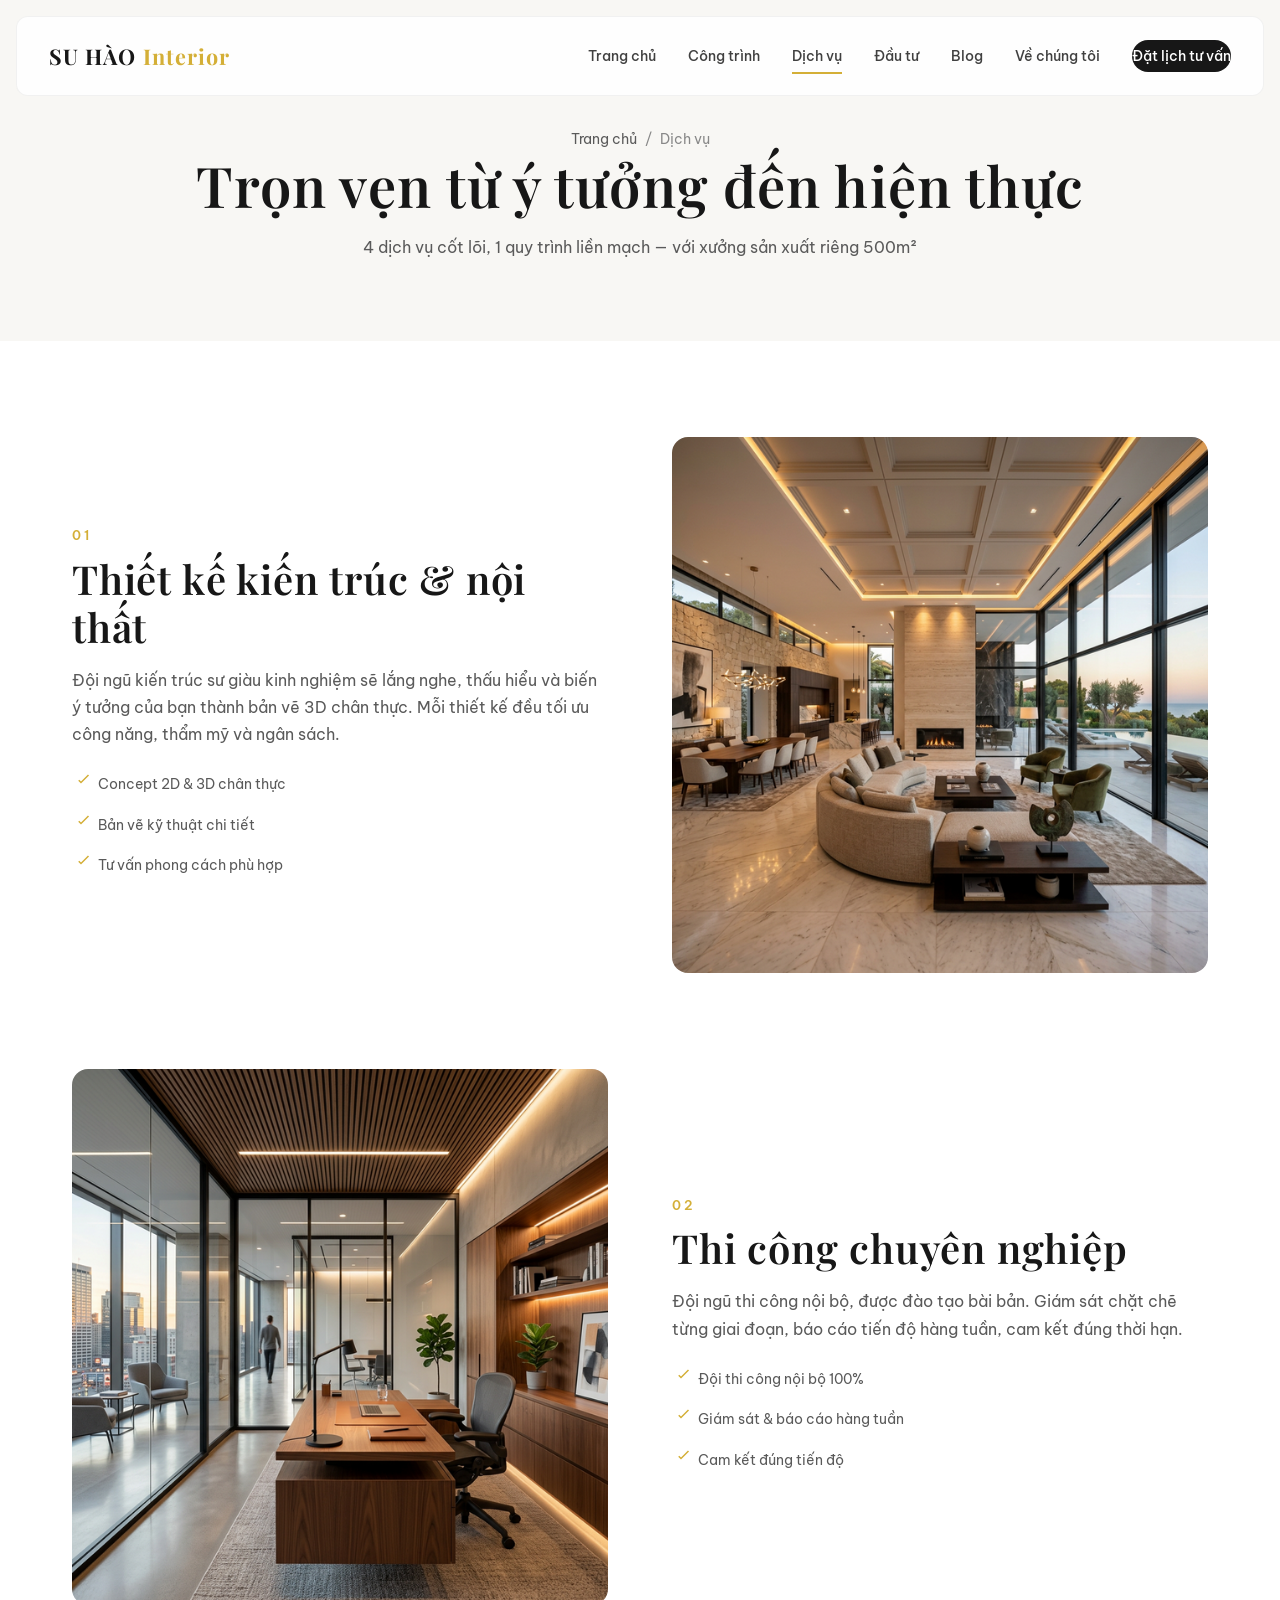
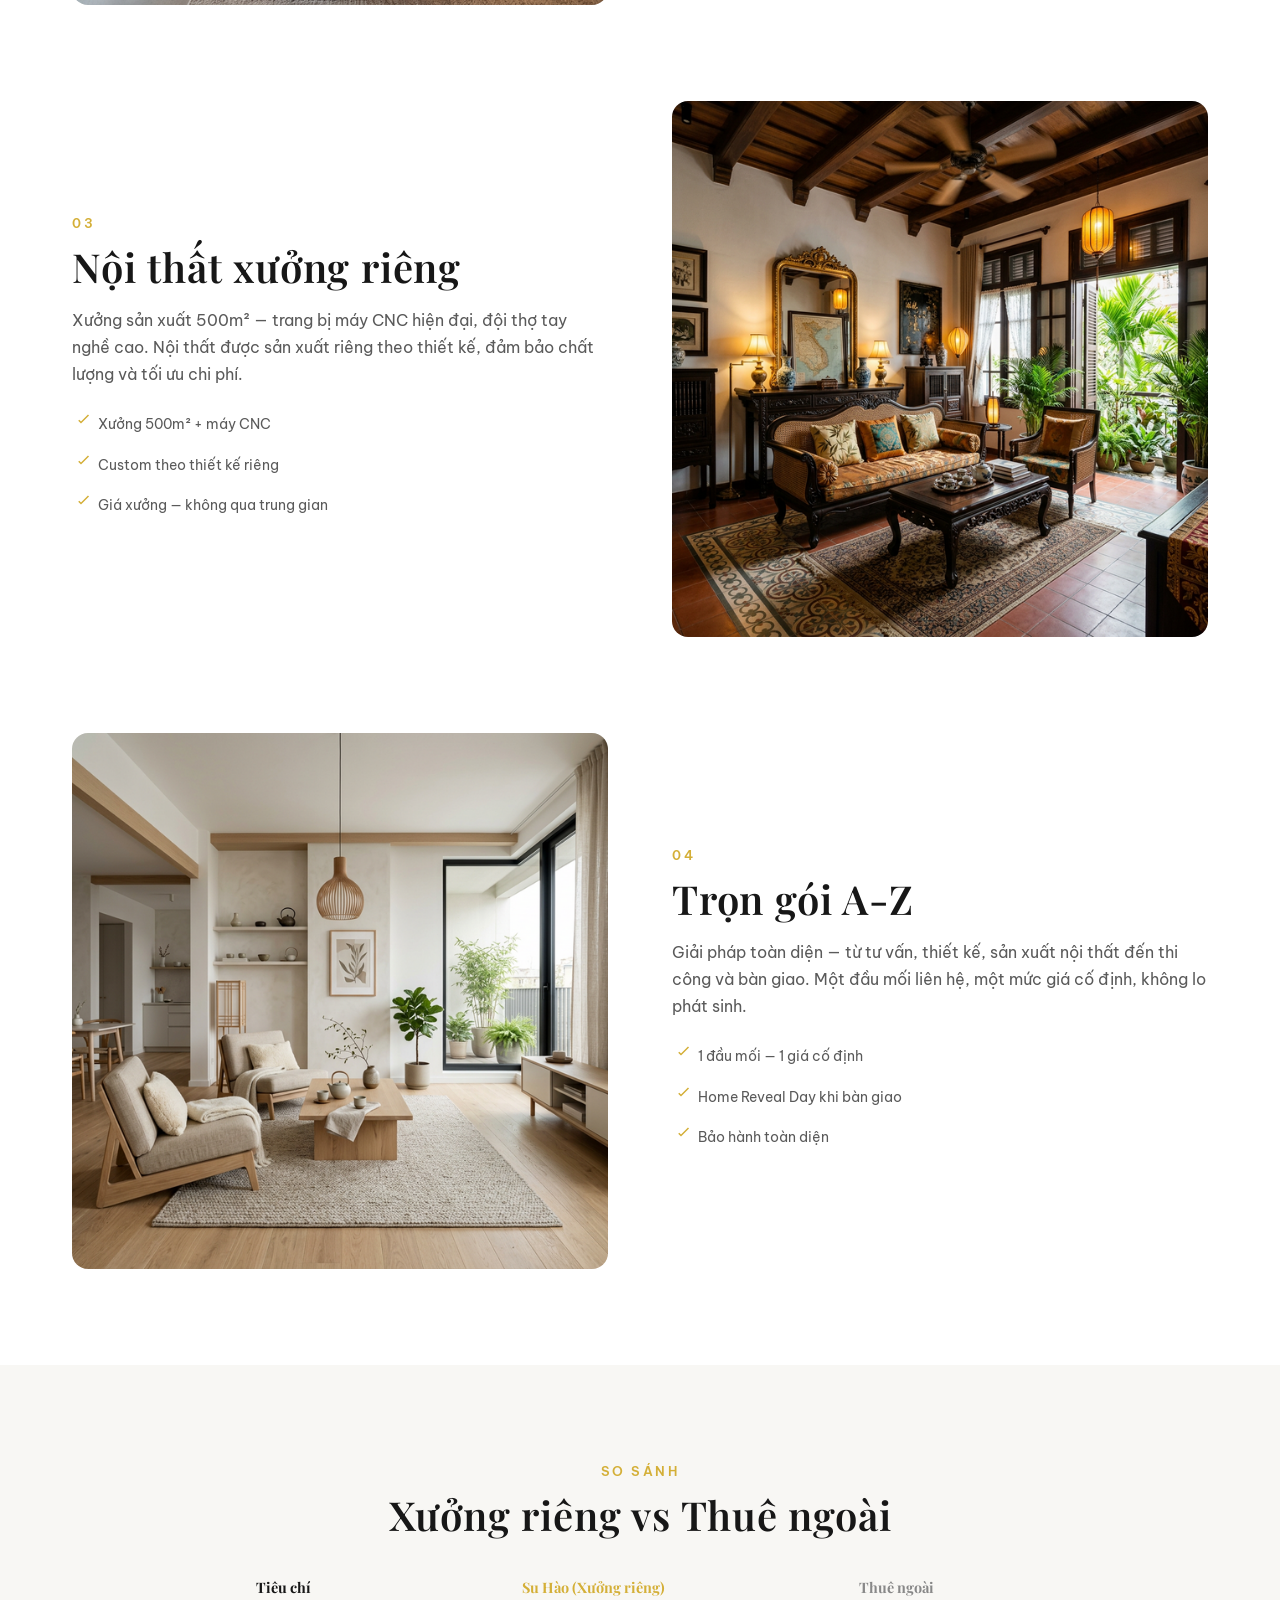
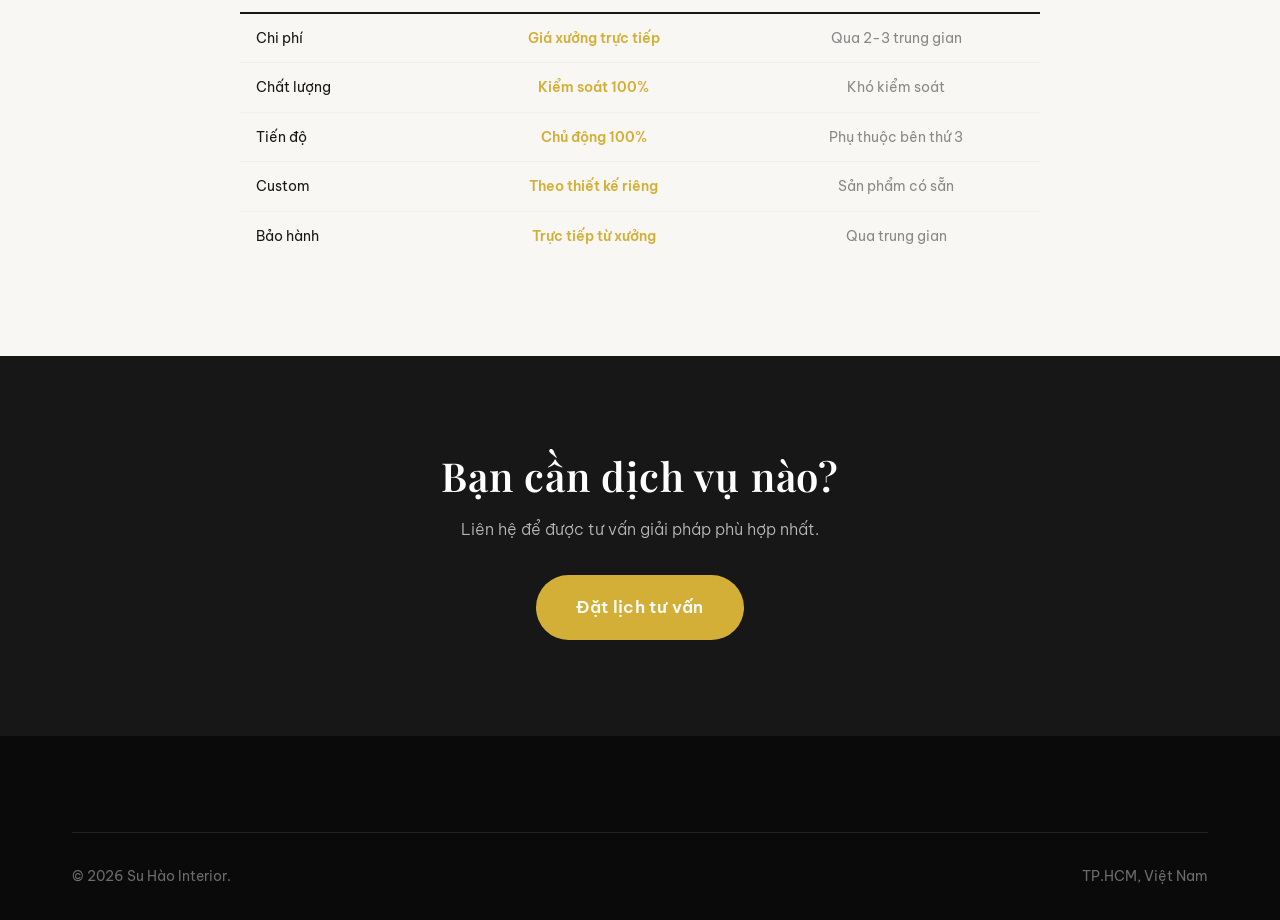
<file: website/services.html>
<!DOCTYPE html>
<html lang="vi">

<head>
    <meta charset="UTF-8">
    <meta name="viewport" content="width=device-width, initial-scale=1.0">
    <title>Dịch vụ — SU HÀO Interior</title>
    <meta name="description"
        content="4 dịch vụ cốt lõi: Thiết kế, Thi công, Nội thất, Trọn gói — tất cả với xưởng sản xuất riêng.">
    <link rel="stylesheet" href="styles.css">
</head>

<body>
    <nav class="navbar" id="navbar">
        <a href="index.html" class="navbar-logo">SU HÀO <span>Interior</span></a>
        <div class="navbar-links">
            <a href="index.html">Trang chủ</a><a href="portfolio.html">Công trình</a><a href="services.html"
                class="active">Dịch vụ</a>
            <a href="pricing.html">Đầu tư</a><a href="blog.html">Blog</a><a href="about.html">Về chúng tôi</a>
            <a href="contact.html" class="navbar-cta">Đặt lịch tư vấn</a>
        </div>
        <div class="mobile-toggle" id="mobileToggle" aria-label="Menu"><span></span><span></span><span></span></div>
    </nav>
    <div class="mobile-menu" id="mobileMenu"><button class="mobile-close" id="mobileClose"
            aria-label="Đóng">&times;</button>
        <a href="index.html">Trang chủ</a><a href="portfolio.html">Công trình</a><a href="services.html">Dịch vụ</a>
        <a href="pricing.html">Đầu tư</a><a href="blog.html">Blog</a><a href="about.html">Về chúng tôi</a><a
            href="contact.html">Liên hệ</a>
    </div>

    <div class="page-header">
        <div class="container">
            <div class="breadcrumb"><a href="index.html">Trang chủ</a> <span>/</span> <span>Dịch vụ</span></div>
            <h1>Trọn vẹn từ ý tưởng đến hiện thực</h1>
            <p class="text-muted">4 dịch vụ cốt lõi, 1 quy trình liền mạch — với xưởng sản xuất riêng 500m²</p>
        </div>
    </div>

    <!-- Services Detail -->
    <section>
        <div class="container">
            <div class="grid grid-2 reveal"
                style="gap:var(--space-3xl);align-items:center;margin-bottom:var(--space-4xl);">
                <div>
                    <span class="section-label">01</span>
                    <h2 style="margin-bottom:var(--space-md);">Thiết kế kiến trúc & nội thất</h2>
                    <p>Đội ngũ kiến trúc sư giàu kinh nghiệm sẽ lắng nghe, thấu hiểu và biến ý tưởng của bạn thành bản
                        vẽ 3D chân thực. Mỗi thiết kế đều tối ưu công năng, thẩm mỹ và ngân sách.</p>
                    <ul style="margin-top:var(--space-md);">
                        <li style="padding:8px 0;font-size:0.9rem;color:var(--color-text-muted);display:flex;gap:8px;">
                            <svg style="width:18px;height:18px;color:var(--color-cta);flex-shrink:0;"
                                viewBox="0 0 24 24" fill="none" stroke="currentColor" stroke-width="2">
                                <path d="M22 4L12 14.01l-3-3" />
                            </svg>Concept 2D & 3D chân thực
                        </li>
                        <li style="padding:8px 0;font-size:0.9rem;color:var(--color-text-muted);display:flex;gap:8px;">
                            <svg style="width:18px;height:18px;color:var(--color-cta);flex-shrink:0;"
                                viewBox="0 0 24 24" fill="none" stroke="currentColor" stroke-width="2">
                                <path d="M22 4L12 14.01l-3-3" />
                            </svg>Bản vẽ kỹ thuật chi tiết
                        </li>
                        <li style="padding:8px 0;font-size:0.9rem;color:var(--color-text-muted);display:flex;gap:8px;">
                            <svg style="width:18px;height:18px;color:var(--color-cta);flex-shrink:0;"
                                viewBox="0 0 24 24" fill="none" stroke="currentColor" stroke-width="2">
                                <path d="M22 4L12 14.01l-3-3" />
                            </svg>Tư vấn phong cách phù hợp
                        </li>
                    </ul>
                </div>
                <div><img src="images/project-villa.png" alt="Thiết kế nội thất"
                        style="border-radius:var(--radius-xl);"></div>
            </div>

            <div class="grid grid-2 reveal"
                style="gap:var(--space-3xl);align-items:center;margin-bottom:var(--space-4xl);">
                <div style="order:2;">
                    <span class="section-label">02</span>
                    <h2 style="margin-bottom:var(--space-md);">Thi công chuyên nghiệp</h2>
                    <p>Đội ngũ thi công nội bộ, được đào tạo bài bản. Giám sát chặt chẽ từng giai đoạn, báo cáo tiến độ
                        hàng tuần, cam kết đúng thời hạn.</p>
                    <ul style="margin-top:var(--space-md);">
                        <li style="padding:8px 0;font-size:0.9rem;color:var(--color-text-muted);display:flex;gap:8px;">
                            <svg style="width:18px;height:18px;color:var(--color-cta);flex-shrink:0;"
                                viewBox="0 0 24 24" fill="none" stroke="currentColor" stroke-width="2">
                                <path d="M22 4L12 14.01l-3-3" />
                            </svg>Đội thi công nội bộ 100%
                        </li>
                        <li style="padding:8px 0;font-size:0.9rem;color:var(--color-text-muted);display:flex;gap:8px;">
                            <svg style="width:18px;height:18px;color:var(--color-cta);flex-shrink:0;"
                                viewBox="0 0 24 24" fill="none" stroke="currentColor" stroke-width="2">
                                <path d="M22 4L12 14.01l-3-3" />
                            </svg>Giám sát & báo cáo hàng tuần
                        </li>
                        <li style="padding:8px 0;font-size:0.9rem;color:var(--color-text-muted);display:flex;gap:8px;">
                            <svg style="width:18px;height:18px;color:var(--color-cta);flex-shrink:0;"
                                viewBox="0 0 24 24" fill="none" stroke="currentColor" stroke-width="2">
                                <path d="M22 4L12 14.01l-3-3" />
                            </svg>Cam kết đúng tiến độ
                        </li>
                    </ul>
                </div>
                <div style="order:1;"><img src="images/project-office.png" alt="Thi công"
                        style="border-radius:var(--radius-xl);"></div>
            </div>

            <div class="grid grid-2 reveal"
                style="gap:var(--space-3xl);align-items:center;margin-bottom:var(--space-4xl);">
                <div>
                    <span class="section-label">03</span>
                    <h2 style="margin-bottom:var(--space-md);">Nội thất xưởng riêng</h2>
                    <p>Xưởng sản xuất 500m² — trang bị máy CNC hiện đại, đội thợ tay nghề cao. Nội thất được sản xuất
                        riêng theo thiết kế, đảm bảo chất lượng và tối ưu chi phí.</p>
                    <ul style="margin-top:var(--space-md);">
                        <li style="padding:8px 0;font-size:0.9rem;color:var(--color-text-muted);display:flex;gap:8px;">
                            <svg style="width:18px;height:18px;color:var(--color-cta);flex-shrink:0;"
                                viewBox="0 0 24 24" fill="none" stroke="currentColor" stroke-width="2">
                                <path d="M22 4L12 14.01l-3-3" />
                            </svg>Xưởng 500m² + máy CNC
                        </li>
                        <li style="padding:8px 0;font-size:0.9rem;color:var(--color-text-muted);display:flex;gap:8px;">
                            <svg style="width:18px;height:18px;color:var(--color-cta);flex-shrink:0;"
                                viewBox="0 0 24 24" fill="none" stroke="currentColor" stroke-width="2">
                                <path d="M22 4L12 14.01l-3-3" />
                            </svg>Custom theo thiết kế riêng
                        </li>
                        <li style="padding:8px 0;font-size:0.9rem;color:var(--color-text-muted);display:flex;gap:8px;">
                            <svg style="width:18px;height:18px;color:var(--color-cta);flex-shrink:0;"
                                viewBox="0 0 24 24" fill="none" stroke="currentColor" stroke-width="2">
                                <path d="M22 4L12 14.01l-3-3" />
                            </svg>Giá xưởng — không qua trung gian
                        </li>
                    </ul>
                </div>
                <div><img src="images/project-indochine.png" alt="Xưởng nội thất"
                        style="border-radius:var(--radius-xl);"></div>
            </div>

            <div class="grid grid-2 reveal" style="gap:var(--space-3xl);align-items:center;">
                <div style="order:2;">
                    <span class="section-label">04</span>
                    <h2 style="margin-bottom:var(--space-md);">Trọn gói A-Z</h2>
                    <p>Giải pháp toàn diện — từ tư vấn, thiết kế, sản xuất nội thất đến thi công và bàn giao. Một đầu
                        mối liên hệ, một mức giá cố định, không lo phát sinh.</p>
                    <ul style="margin-top:var(--space-md);">
                        <li style="padding:8px 0;font-size:0.9rem;color:var(--color-text-muted);display:flex;gap:8px;">
                            <svg style="width:18px;height:18px;color:var(--color-cta);flex-shrink:0;"
                                viewBox="0 0 24 24" fill="none" stroke="currentColor" stroke-width="2">
                                <path d="M22 4L12 14.01l-3-3" />
                            </svg>1 đầu mối — 1 giá cố định
                        </li>
                        <li style="padding:8px 0;font-size:0.9rem;color:var(--color-text-muted);display:flex;gap:8px;">
                            <svg style="width:18px;height:18px;color:var(--color-cta);flex-shrink:0;"
                                viewBox="0 0 24 24" fill="none" stroke="currentColor" stroke-width="2">
                                <path d="M22 4L12 14.01l-3-3" />
                            </svg>Home Reveal Day khi bàn giao
                        </li>
                        <li style="padding:8px 0;font-size:0.9rem;color:var(--color-text-muted);display:flex;gap:8px;">
                            <svg style="width:18px;height:18px;color:var(--color-cta);flex-shrink:0;"
                                viewBox="0 0 24 24" fill="none" stroke="currentColor" stroke-width="2">
                                <path d="M22 4L12 14.01l-3-3" />
                            </svg>Bảo hành toàn diện
                        </li>
                    </ul>
                </div>
                <div style="order:1;"><img src="images/project-japandi.png" alt="Trọn gói"
                        style="border-radius:var(--radius-xl);"></div>
            </div>
        </div>
    </section>

    <!-- Comparison -->
    <section class="section-alt">
        <div class="container">
            <div class="text-center reveal">
                <span class="section-label">So sánh</span>
                <h2 class="section-title">Xưởng riêng vs Thuê ngoài</h2>
            </div>
            <div class="reveal" style="max-width:800px;margin:0 auto;">
                <table style="width:100%;border-collapse:collapse;font-size:0.9rem;">
                    <thead>
                        <tr style="border-bottom:2px solid var(--color-primary);">
                            <th style="text-align:left;padding:12px 16px;font-family:var(--font-heading);">Tiêu chí</th>
                            <th
                                style="text-align:center;padding:12px 16px;color:var(--color-cta);font-family:var(--font-heading);">
                                Su Hào (Xưởng riêng)</th>
                            <th
                                style="text-align:center;padding:12px 16px;color:var(--color-text-light);font-family:var(--font-heading);">
                                Thuê ngoài</th>
                        </tr>
                    </thead>
                    <tbody>
                        <tr style="border-bottom:1px solid var(--color-border-light);">
                            <td style="padding:12px 16px;">Chi phí</td>
                            <td style="text-align:center;padding:12px;color:var(--color-cta);font-weight:600;">Giá xưởng
                                trực tiếp</td>
                            <td style="text-align:center;padding:12px;color:var(--color-text-light);">Qua 2-3 trung gian
                            </td>
                        </tr>
                        <tr style="border-bottom:1px solid var(--color-border-light);">
                            <td style="padding:12px 16px;">Chất lượng</td>
                            <td style="text-align:center;padding:12px;color:var(--color-cta);font-weight:600;">Kiểm soát
                                100%</td>
                            <td style="text-align:center;padding:12px;color:var(--color-text-light);">Khó kiểm soát</td>
                        </tr>
                        <tr style="border-bottom:1px solid var(--color-border-light);">
                            <td style="padding:12px 16px;">Tiến độ</td>
                            <td style="text-align:center;padding:12px;color:var(--color-cta);font-weight:600;">Chủ động
                                100%</td>
                            <td style="text-align:center;padding:12px;color:var(--color-text-light);">Phụ thuộc bên thứ
                                3</td>
                        </tr>
                        <tr style="border-bottom:1px solid var(--color-border-light);">
                            <td style="padding:12px 16px;">Custom</td>
                            <td style="text-align:center;padding:12px;color:var(--color-cta);font-weight:600;">Theo
                                thiết kế riêng</td>
                            <td style="text-align:center;padding:12px;color:var(--color-text-light);">Sản phẩm có sẵn
                            </td>
                        </tr>
                        <tr>
                            <td style="padding:12px 16px;">Bảo hành</td>
                            <td style="text-align:center;padding:12px;color:var(--color-cta);font-weight:600;">Trực tiếp
                                từ xưởng</td>
                            <td style="text-align:center;padding:12px;color:var(--color-text-light);">Qua trung gian
                            </td>
                        </tr>
                    </tbody>
                </table>
            </div>
        </div>
    </section>

    <section class="cta-section">
        <div class="container">
            <h2>Bạn cần dịch vụ nào?</h2>
            <p>Liên hệ để được tư vấn giải pháp phù hợp nhất.</p><a href="contact.html"
                class="btn btn-primary btn-lg">Đặt lịch tư vấn</a>
        </div>
    </section>

    <footer class="footer">
        <div class="container">
            <div class="footer-bottom"><span>&copy; 2026 Su Hào Interior.</span><span>TP.HCM, Việt Nam</span></div>
        </div>
    </footer>
    <button class="back-to-top" id="backToTop" aria-label="Lên đầu trang"><svg viewBox="0 0 24 24" fill="none"
            stroke="currentColor" stroke-width="2">
            <path d="M18 15l-6-6-6 6" />
        </svg></button>
    <script src="main.js"></script>
</body>

</html>
</file>
<file: website/styles.css>
/* ============================================
   SU HÀO INTERIOR — Design System
   Typography: Cinzel (heading) + Josefin Sans (body)
   Colors: Black #171717 + Gold #D4AF37 + White
   ============================================ */

@import url('https://fonts.googleapis.com/css2?family=Playfair+Display:ital,wght@0,400;0,500;0,600;0,700;1,400&family=Be+Vietnam+Pro:wght@300;400;500;600;700&display=swap');

/* ── Design Tokens ── */
:root {
  /* Colors */
  --color-primary: #171717;
  --color-secondary: #404040;
  --color-cta: #D4AF37;
  --color-cta-hover: #c4a030;
  --color-bg: #FFFFFF;
  --color-bg-alt: #F8F7F4;
  --color-bg-dark: #0a0a0a;
  --color-text: #171717;
  --color-text-muted: #5a5a5a;
  --color-text-light: #888888;
  --color-border: #e5e5e5;
  --color-border-light: #f0f0f0;

  /* Typography */
  --font-heading: 'Playfair Display', Georgia, serif;
  --font-body: 'Be Vietnam Pro', sans-serif;

  /* Spacing */
  --space-xs: 0.25rem;
  --space-sm: 0.5rem;
  --space-md: 1rem;
  --space-lg: 1.5rem;
  --space-xl: 2rem;
  --space-2xl: 3rem;
  --space-3xl: 4rem;
  --space-4xl: 6rem;
  --space-5xl: 8rem;

  /* Shadows */
  --shadow-sm: 0 1px 2px rgba(0, 0, 0, 0.05);
  --shadow-md: 0 4px 6px rgba(0, 0, 0, 0.07);
  --shadow-lg: 0 10px 25px rgba(0, 0, 0, 0.1);
  --shadow-xl: 0 20px 40px rgba(0, 0, 0, 0.12);

  /* Borders */
  --radius-sm: 4px;
  --radius-md: 8px;
  --radius-lg: 12px;
  --radius-xl: 16px;
  --radius-full: 9999px;

  /* Transitions */
  --transition-fast: 150ms ease;
  --transition-base: 250ms ease;
  --transition-slow: 400ms ease;

  /* Container */
  --container-max: 1200px;
  --container-narrow: 800px;

  /* Navbar */
  --navbar-height: 80px;
}

/* ── Reset & Base ── */
*,
*::before,
*::after {
  margin: 0;
  padding: 0;
  box-sizing: border-box;
}

html {
  scroll-behavior: smooth;
  font-size: 16px;
}

body {
  font-family: var(--font-body);
  color: var(--color-text);
  background: var(--color-bg);
  line-height: 1.7;
  font-weight: 400;
  -webkit-font-smoothing: antialiased;
  -moz-osx-font-smoothing: grayscale;
  overflow-x: hidden;
}

img {
  max-width: 100%;
  height: auto;
  display: block;
}

a {
  color: inherit;
  text-decoration: none;
  transition: color var(--transition-fast);
}

ul,
ol {
  list-style: none;
}

button {
  font-family: var(--font-body);
  cursor: pointer;
  border: none;
  background: none;
}

/* ── Typography ── */
h1,
h2,
h3,
h4,
h5,
h6 {
  font-family: var(--font-heading);
  font-weight: 600;
  line-height: 1.2;
  color: var(--color-primary);
  letter-spacing: 0.02em;
}

h1 {
  font-size: clamp(2rem, 5vw, 3.5rem);
}

h2 {
  font-size: clamp(1.5rem, 3.5vw, 2.5rem);
}

h3 {
  font-size: clamp(1.25rem, 2.5vw, 1.75rem);
}

h4 {
  font-size: clamp(1.1rem, 2vw, 1.35rem);
}

p {
  margin-bottom: var(--space-md);
  color: var(--color-text-muted);
}

.text-gold {
  color: var(--color-cta);
}

.text-muted {
  color: var(--color-text-muted);
}

.text-light {
  color: var(--color-text-light);
}

.text-center {
  text-align: center;
}

.text-uppercase {
  text-transform: uppercase;
  letter-spacing: 0.15em;
  font-size: 0.85em;
}

.section-label {
  font-family: var(--font-body);
  text-transform: uppercase;
  letter-spacing: 0.2em;
  font-size: 0.8rem;
  font-weight: 600;
  color: var(--color-cta);
  margin-bottom: var(--space-sm);
  display: block;
}

.section-title {
  margin-bottom: var(--space-lg);
}

.section-subtitle {
  font-size: 1.1rem;
  color: var(--color-text-muted);
  max-width: 600px;
  margin: 0 auto var(--space-2xl);
  line-height: 1.8;
  font-weight: 300;
}

/* ── Layout ── */
.container {
  max-width: var(--container-max);
  margin: 0 auto;
  padding: 0 var(--space-xl);
}

.container-narrow {
  max-width: var(--container-narrow);
  margin: 0 auto;
  padding: 0 var(--space-xl);
}

section {
  padding: var(--space-4xl) 0;
}

.section-dark {
  background: var(--color-bg-dark);
  color: #fff;
}

.section-dark h2,
.section-dark h3,
.section-dark h4 {
  color: #fff;
}

.section-dark p {
  color: rgba(255, 255, 255, 0.7);
}

.section-alt {
  background: var(--color-bg-alt);
}

.grid {
  display: grid;
  gap: var(--space-xl);
}

.grid-2 {
  grid-template-columns: repeat(2, 1fr);
}

.grid-3 {
  grid-template-columns: repeat(3, 1fr);
}

.grid-4 {
  grid-template-columns: repeat(4, 1fr);
}

.flex {
  display: flex;
  align-items: center;
}

.flex-between {
  display: flex;
  align-items: center;
  justify-content: space-between;
}

.flex-center {
  display: flex;
  align-items: center;
  justify-content: center;
}

.flex-col {
  display: flex;
  flex-direction: column;
}

.gap-sm {
  gap: var(--space-sm);
}

.gap-md {
  gap: var(--space-md);
}

.gap-lg {
  gap: var(--space-lg);
}

.gap-xl {
  gap: var(--space-xl);
}

/* ── Navbar ── */
.navbar {
  position: fixed;
  top: 16px;
  left: 16px;
  right: 16px;
  z-index: 50;
  background: rgba(255, 255, 255, 0.85);
  backdrop-filter: blur(20px);
  -webkit-backdrop-filter: blur(20px);
  border-radius: var(--radius-lg);
  padding: 0 var(--space-xl);
  height: var(--navbar-height);
  display: flex;
  align-items: center;
  justify-content: space-between;
  transition: all var(--transition-base);
  border: 1px solid rgba(0, 0, 0, 0.05);
}

.navbar.scrolled {
  background: rgba(255, 255, 255, 0.97);
  box-shadow: var(--shadow-md);
  top: 8px;
}

.navbar-logo {
  font-family: var(--font-heading);
  font-size: 1.35rem;
  font-weight: 700;
  color: var(--color-primary);
  letter-spacing: 0.05em;
}

.navbar-logo span {
  color: var(--color-cta);
}

.navbar-links {
  display: flex;
  gap: var(--space-xl);
}

.navbar-links a {
  font-size: 0.9rem;
  font-weight: 500;
  color: var(--color-secondary);
  position: relative;
  padding: var(--space-xs) 0;
  cursor: pointer;
}

.navbar-links a::after {
  content: '';
  position: absolute;
  bottom: -2px;
  left: 0;
  width: 0;
  height: 2px;
  background: var(--color-cta);
  transition: width var(--transition-base);
}

.navbar-links a:hover {
  color: var(--color-primary);
}

.navbar-links a:hover::after,
.navbar-links a.active::after {
  width: 100%;
}

.navbar-cta {
  background: var(--color-primary);
  color: #fff !important;
  padding: 10px 24px;
  border-radius: var(--radius-full);
  font-size: 0.85rem;
  font-weight: 600;
  transition: all var(--transition-fast);
  cursor: pointer;
}

.navbar-cta:hover {
  background: var(--color-cta);
  transform: translateY(-1px);
}

.navbar-cta::after {
  display: none !important;
}

/* Mobile Menu */
.mobile-toggle {
  display: none;
  flex-direction: column;
  gap: 5px;
  cursor: pointer;
  padding: 8px;
}

.mobile-toggle span {
  display: block;
  width: 24px;
  height: 2px;
  background: var(--color-primary);
  transition: all var(--transition-fast);
}

.mobile-menu {
  display: none;
  position: fixed;
  top: 0;
  left: 0;
  right: 0;
  bottom: 0;
  background: rgba(255, 255, 255, 0.98);
  backdrop-filter: blur(20px);
  z-index: 99;
  flex-direction: column;
  align-items: center;
  justify-content: center;
  gap: var(--space-xl);
}

.mobile-menu.active {
  display: flex;
}

.mobile-menu a {
  font-family: var(--font-heading);
  font-size: 1.5rem;
  color: var(--color-primary);
  cursor: pointer;
}

.mobile-menu a:hover {
  color: var(--color-cta);
}

.mobile-close {
  position: absolute;
  top: 32px;
  right: 32px;
  font-size: 2rem;
  cursor: pointer;
  color: var(--color-primary);
  background: none;
  border: none;
  width: 48px;
  height: 48px;
  display: flex;
  align-items: center;
  justify-content: center;
}

/* ── Hero Section ── */
.hero {
  position: relative;
  min-height: 100vh;
  display: flex;
  align-items: center;
  overflow: hidden;
  padding-top: calc(var(--navbar-height) + 32px);
}

.hero-bg {
  position: absolute;
  inset: 0;
  z-index: 0;
}

.hero-bg img {
  width: 100%;
  height: 100%;
  object-fit: cover;
}

.hero-overlay {
  position: absolute;
  inset: 0;
  background: linear-gradient(135deg, rgba(0, 0, 0, 0.65) 0%, rgba(0, 0, 0, 0.3) 50%, rgba(0, 0, 0, 0.1) 100%);
  z-index: 1;
}

.hero-content {
  position: relative;
  z-index: 2;
  max-width: 700px;
  padding: var(--space-3xl) 0;
}

.hero h1 {
  color: #fff;
  font-size: clamp(2.5rem, 6vw, 4rem);
  line-height: 1.15;
  margin-bottom: var(--space-lg);
}

.hero h1 span {
  color: var(--color-cta);
}

.hero p {
  color: rgba(255, 255, 255, 0.85);
  font-size: 1.15rem;
  margin-bottom: var(--space-2xl);
  font-weight: 300;
  line-height: 1.8;
}

.hero-buttons {
  display: flex;
  gap: var(--space-md);
  flex-wrap: wrap;
}

/* ── Buttons ── */
.btn {
  display: inline-flex;
  align-items: center;
  gap: var(--space-sm);
  padding: 14px 32px;
  border-radius: var(--radius-full);
  font-size: 0.95rem;
  font-weight: 600;
  transition: all var(--transition-fast);
  cursor: pointer;
  border: none;
  font-family: var(--font-body);
  letter-spacing: 0.02em;
}

.btn-primary {
  background: var(--color-cta);
  color: #fff;
}

.btn-primary:hover {
  background: var(--color-cta-hover);
  transform: translateY(-2px);
  box-shadow: 0 8px 25px rgba(212, 175, 55, 0.3);
}

.btn-secondary {
  background: transparent;
  color: #fff;
  border: 2px solid rgba(255, 255, 255, 0.5);
}

.btn-secondary:hover {
  border-color: #fff;
  background: rgba(255, 255, 255, 0.1);
}

.btn-outline {
  background: transparent;
  color: var(--color-primary);
  border: 2px solid var(--color-primary);
}

.btn-outline:hover {
  background: var(--color-primary);
  color: #fff;
}

.btn-dark {
  background: var(--color-primary);
  color: #fff;
}

.btn-dark:hover {
  background: #2a2a2a;
  transform: translateY(-2px);
}

.btn-sm {
  padding: 10px 20px;
  font-size: 0.85rem;
}

.btn-lg {
  padding: 18px 40px;
  font-size: 1.05rem;
}

/* ── USP Bar ── */
.usp-bar {
  background: var(--color-primary);
  padding: var(--space-2xl) 0;
}

.usp-grid {
  display: grid;
  grid-template-columns: repeat(3, 1fr);
  gap: var(--space-xl);
  text-align: center;
}

.usp-item {
  display: flex;
  flex-direction: column;
  align-items: center;
  gap: var(--space-sm);
}

.usp-icon {
  width: 48px;
  height: 48px;
  color: var(--color-cta);
  margin-bottom: var(--space-sm);
}

.usp-number {
  font-family: var(--font-heading);
  font-size: 2rem;
  font-weight: 700;
  color: var(--color-cta);
}

.usp-text {
  color: rgba(255, 255, 255, 0.8);
  font-size: 0.9rem;
  font-weight: 300;
}

/* ── Cards ── */
.project-card {
  position: relative;
  border-radius: var(--radius-lg);
  overflow: hidden;
  cursor: pointer;
  aspect-ratio: 4/3;
}

.project-card img {
  width: 100%;
  height: 100%;
  object-fit: cover;
  transition: transform var(--transition-slow);
}

.project-card:hover img {
  transform: scale(1.05);
}

.project-card-overlay {
  position: absolute;
  inset: 0;
  background: linear-gradient(to top, rgba(0, 0, 0, 0.7) 0%, rgba(0, 0, 0, 0) 60%);
  display: flex;
  flex-direction: column;
  justify-content: flex-end;
  padding: var(--space-xl);
  transition: all var(--transition-base);
}

.project-card:hover .project-card-overlay {
  background: linear-gradient(to top, rgba(0, 0, 0, 0.85) 0%, rgba(0, 0, 0, 0.2) 70%);
}

.project-card-tag {
  font-size: 0.75rem;
  text-transform: uppercase;
  letter-spacing: 0.15em;
  color: var(--color-cta);
  font-weight: 600;
  margin-bottom: var(--space-xs);
}

.project-card-title {
  font-family: var(--font-heading);
  font-size: 1.25rem;
  color: #fff;
  margin-bottom: var(--space-xs);
}

.project-card-meta {
  font-size: 0.85rem;
  color: rgba(255, 255, 255, 0.6);
  font-weight: 300;
}

/* ── Pricing Tiers ── */
.tier-card {
  background: #fff;
  border: 1px solid var(--color-border);
  border-radius: var(--radius-xl);
  padding: var(--space-2xl);
  text-align: center;
  transition: all var(--transition-base);
  cursor: pointer;
  position: relative;
}

.tier-card:hover {
  transform: translateY(-4px);
  box-shadow: var(--shadow-xl);
}

.tier-card.featured {
  border-color: var(--color-cta);
  box-shadow: 0 0 0 2px var(--color-cta), var(--shadow-lg);
}

.tier-badge {
  position: absolute;
  top: -12px;
  left: 50%;
  transform: translateX(-50%);
  background: var(--color-cta);
  color: #fff;
  font-size: 0.75rem;
  font-weight: 700;
  padding: 4px 20px;
  border-radius: var(--radius-full);
  text-transform: uppercase;
  letter-spacing: 0.1em;
}

.tier-name {
  font-family: var(--font-heading);
  font-size: 1.3rem;
  margin-bottom: var(--space-sm);
}

.tier-price {
  font-family: var(--font-heading);
  font-size: 2rem;
  font-weight: 700;
  color: var(--color-primary);
  margin-bottom: var(--space-md);
}

.tier-price span {
  font-family: var(--font-body);
  font-size: 0.85rem;
  font-weight: 400;
  color: var(--color-text-muted);
}

.tier-features {
  text-align: left;
  margin-bottom: var(--space-xl);
}

.tier-features li {
  padding: var(--space-sm) 0;
  font-size: 0.9rem;
  color: var(--color-text-muted);
  display: flex;
  align-items: flex-start;
  gap: var(--space-sm);
  border-bottom: 1px solid var(--color-border-light);
}

.tier-features li:last-child {
  border-bottom: none;
}

.check-icon {
  width: 18px;
  height: 18px;
  color: var(--color-cta);
  flex-shrink: 0;
  margin-top: 2px;
}

/* ── Process Timeline ── */
.process-steps {
  display: grid;
  grid-template-columns: repeat(5, 1fr);
  gap: var(--space-md);
  position: relative;
}

.process-steps::before {
  content: '';
  position: absolute;
  top: 40px;
  left: 10%;
  right: 10%;
  height: 2px;
  background: var(--color-border);
}

.process-step {
  text-align: center;
  position: relative;
  z-index: 1;
}

.step-number {
  width: 80px;
  height: 80px;
  border-radius: 50%;
  background: var(--color-bg-alt);
  border: 2px solid var(--color-border);
  display: flex;
  align-items: center;
  justify-content: center;
  margin: 0 auto var(--space-md);
  transition: all var(--transition-base);
}

.step-number svg {
  width: 32px;
  height: 32px;
  color: var(--color-cta);
}

.process-step:hover .step-number {
  background: var(--color-cta);
  border-color: var(--color-cta);
}

.process-step:hover .step-number svg {
  color: #fff;
}

.step-label {
  font-size: 0.85rem;
  font-weight: 600;
  color: var(--color-primary);
  margin-bottom: var(--space-xs);
}

.step-desc {
  font-size: 0.8rem;
  color: var(--color-text-light);
  font-weight: 300;
}

/* ── Testimonials ── */
.testimonial-card {
  background: #fff;
  border: 1px solid var(--color-border-light);
  border-radius: var(--radius-xl);
  padding: var(--space-2xl);
  position: relative;
}

.testimonial-quote {
  font-size: 1.05rem;
  line-height: 1.8;
  color: var(--color-text-muted);
  margin-bottom: var(--space-lg);
  font-style: italic;
  font-weight: 300;
}

.testimonial-quote::before {
  content: '"';
  font-family: var(--font-heading);
  font-size: 4rem;
  color: var(--color-cta);
  opacity: 0.3;
  position: absolute;
  top: 16px;
  left: 24px;
  line-height: 1;
}

.testimonial-author {
  display: flex;
  align-items: center;
  gap: var(--space-md);
}

.testimonial-avatar {
  width: 48px;
  height: 48px;
  border-radius: 50%;
  background: var(--color-bg-alt);
  display: flex;
  align-items: center;
  justify-content: center;
  font-family: var(--font-heading);
  font-weight: 700;
  color: var(--color-cta);
  font-size: 1.1rem;
}

.testimonial-name {
  font-weight: 600;
  font-size: 0.95rem;
  color: var(--color-primary);
}

.testimonial-project {
  font-size: 0.8rem;
  color: var(--color-text-light);
}

.testimonial-stars {
  display: flex;
  gap: 2px;
  margin-bottom: var(--space-sm);
}

.testimonial-stars svg {
  width: 16px;
  height: 16px;
  color: var(--color-cta);
  fill: var(--color-cta);
}

/* ── Blog Cards ── */
.blog-card {
  border-radius: var(--radius-lg);
  overflow: hidden;
  background: #fff;
  border: 1px solid var(--color-border-light);
  transition: all var(--transition-base);
  cursor: pointer;
}

.blog-card:hover {
  transform: translateY(-4px);
  box-shadow: var(--shadow-lg);
}

.blog-card-image {
  aspect-ratio: 16/10;
  overflow: hidden;
}

.blog-card-image img {
  width: 100%;
  height: 100%;
  object-fit: cover;
  transition: transform var(--transition-slow);
}

.blog-card:hover .blog-card-image img {
  transform: scale(1.05);
}

.blog-card-body {
  padding: var(--space-lg);
}

.blog-card-category {
  font-size: 0.75rem;
  text-transform: uppercase;
  letter-spacing: 0.15em;
  color: var(--color-cta);
  font-weight: 600;
  margin-bottom: var(--space-sm);
}

.blog-card-title {
  font-family: var(--font-heading);
  font-size: 1.1rem;
  margin-bottom: var(--space-sm);
  line-height: 1.4;
}

.blog-card-excerpt {
  font-size: 0.9rem;
  color: var(--color-text-muted);
  font-weight: 300;
  margin-bottom: var(--space-md);
  line-height: 1.6;
}

.blog-card-meta {
  font-size: 0.8rem;
  color: var(--color-text-light);
  display: flex;
  align-items: center;
  gap: var(--space-md);
}

/* ── Services ── */
.service-card {
  background: #fff;
  border: 1px solid var(--color-border-light);
  border-radius: var(--radius-xl);
  padding: var(--space-2xl);
  transition: all var(--transition-base);
  cursor: pointer;
}

.service-card:hover {
  transform: translateY(-4px);
  box-shadow: var(--shadow-lg);
  border-color: var(--color-cta);
}

.service-icon {
  width: 56px;
  height: 56px;
  background: var(--color-bg-alt);
  border-radius: var(--radius-lg);
  display: flex;
  align-items: center;
  justify-content: center;
  margin-bottom: var(--space-lg);
  color: var(--color-cta);
  transition: all var(--transition-base);
}

.service-card:hover .service-icon {
  background: var(--color-cta);
  color: #fff;
}

.service-icon svg {
  width: 28px;
  height: 28px;
}

.service-title {
  font-family: var(--font-heading);
  font-size: 1.2rem;
  margin-bottom: var(--space-sm);
}

.service-desc {
  font-size: 0.9rem;
  color: var(--color-text-muted);
  font-weight: 300;
  line-height: 1.7;
}

/* ── Stats Counter ── */
.stats-grid {
  display: grid;
  grid-template-columns: repeat(4, 1fr);
  gap: var(--space-xl);
  text-align: center;
}

.stat-item {
  padding: var(--space-xl) 0;
}

.stat-number {
  font-family: var(--font-heading);
  font-size: 2.5rem;
  font-weight: 700;
  color: var(--color-cta);
  margin-bottom: var(--space-xs);
}

.stat-label {
  font-size: 0.9rem;
  color: rgba(255, 255, 255, 0.6);
  font-weight: 300;
}

/* ── Contact Form ── */
.contact-grid {
  display: grid;
  grid-template-columns: 1fr 1fr;
  gap: var(--space-3xl);
}

.form-group {
  margin-bottom: var(--space-lg);
}

.form-group label {
  display: block;
  font-size: 0.85rem;
  font-weight: 600;
  margin-bottom: var(--space-sm);
  color: var(--color-primary);
}

.form-input,
.form-select,
.form-textarea {
  width: 100%;
  padding: 14px 18px;
  border: 1px solid var(--color-border);
  border-radius: var(--radius-md);
  font-size: 0.95rem;
  font-family: var(--font-body);
  transition: border-color var(--transition-fast);
  background: #fff;
  color: var(--color-text);
}

.form-input:focus,
.form-select:focus,
.form-textarea:focus {
  outline: none;
  border-color: var(--color-primary);
  box-shadow: 0 0 0 3px rgba(23, 23, 23, 0.08);
}

.form-textarea {
  resize: vertical;
  min-height: 140px;
}

.form-row {
  display: grid;
  grid-template-columns: 1fr 1fr;
  gap: var(--space-md);
}

/* ── Footer ── */
.footer {
  background: var(--color-bg-dark);
  color: rgba(255, 255, 255, 0.7);
  padding: var(--space-4xl) 0 var(--space-xl);
}

.footer-grid {
  display: grid;
  grid-template-columns: 2fr 1fr 1fr 1.5fr;
  gap: var(--space-3xl);
  margin-bottom: var(--space-3xl);
}

.footer-brand .navbar-logo {
  color: #fff;
  font-size: 1.5rem;
  margin-bottom: var(--space-md);
  display: block;
}

.footer-brand p {
  color: rgba(255, 255, 255, 0.5);
  font-size: 0.9rem;
  line-height: 1.8;
}

.footer-title {
  font-family: var(--font-heading);
  font-size: 0.95rem;
  color: #fff;
  margin-bottom: var(--space-lg);
  letter-spacing: 0.05em;
}

.footer-links li {
  margin-bottom: var(--space-sm);
}

.footer-links a {
  font-size: 0.9rem;
  color: rgba(255, 255, 255, 0.5);
  transition: color var(--transition-fast);
  cursor: pointer;
}

.footer-links a:hover {
  color: var(--color-cta);
}

.footer-social {
  display: flex;
  gap: var(--space-md);
  margin-top: var(--space-md);
}

.footer-social a {
  width: 40px;
  height: 40px;
  border-radius: 50%;
  border: 1px solid rgba(255, 255, 255, 0.2);
  display: flex;
  align-items: center;
  justify-content: center;
  transition: all var(--transition-fast);
  cursor: pointer;
}

.footer-social a:hover {
  border-color: var(--color-cta);
  background: var(--color-cta);
  color: #fff;
}

.footer-social svg {
  width: 18px;
  height: 18px;
}

.footer-bottom {
  border-top: 1px solid rgba(255, 255, 255, 0.1);
  padding-top: var(--space-xl);
  display: flex;
  justify-content: space-between;
  align-items: center;
  font-size: 0.85rem;
  color: rgba(255, 255, 255, 0.4);
}

/* ── Scroll Animations ── */
.reveal {
  opacity: 0;
  transform: translateY(30px);
  transition: opacity var(--transition-slow), transform var(--transition-slow);
}

.reveal.active {
  opacity: 1;
  transform: translateY(0);
}

@media (prefers-reduced-motion: reduce) {
  .reveal {
    opacity: 1;
    transform: none;
    transition: none;
  }

  .project-card img,
  .blog-card-image img {
    transition: none;
  }

  .project-card:hover img,
  .blog-card:hover .blog-card-image img {
    transform: none;
  }
}

/* ── Back to Top ── */
.back-to-top {
  position: fixed;
  bottom: 32px;
  right: 32px;
  width: 48px;
  height: 48px;
  border-radius: 50%;
  background: var(--color-primary);
  color: #fff;
  display: flex;
  align-items: center;
  justify-content: center;
  cursor: pointer;
  opacity: 0;
  visibility: hidden;
  transition: all var(--transition-base);
  z-index: 40;
  border: none;
}

.back-to-top.visible {
  opacity: 1;
  visibility: visible;
}

.back-to-top:hover {
  background: var(--color-cta);
  transform: translateY(-3px);
}

.back-to-top svg {
  width: 20px;
  height: 20px;
}

/* ── Divider ── */
.divider {
  width: 60px;
  height: 3px;
  background: var(--color-cta);
  margin: var(--space-md) auto;
  border-radius: 2px;
}

/* ── Filter Buttons ── */
.filter-bar {
  display: flex;
  gap: var(--space-sm);
  flex-wrap: wrap;
  justify-content: center;
  margin-bottom: var(--space-2xl);
}

.filter-btn {
  padding: 8px 20px;
  border-radius: var(--radius-full);
  font-size: 0.85rem;
  font-weight: 500;
  color: var(--color-text-muted);
  background: var(--color-bg-alt);
  border: 1px solid transparent;
  cursor: pointer;
  transition: all var(--transition-fast);
  font-family: var(--font-body);
}

.filter-btn:hover {
  color: var(--color-primary);
  border-color: var(--color-border);
}

.filter-btn.active {
  background: var(--color-primary);
  color: #fff;
}

/* ── Page Header ── */
.page-header {
  padding: calc(var(--navbar-height) + 48px) 0 var(--space-3xl);
  background: var(--color-bg-alt);
  text-align: center;
}

.page-header h1 {
  margin-bottom: var(--space-md);
}

.breadcrumb {
  font-size: 0.85rem;
  color: var(--color-text-light);
  display: flex;
  align-items: center;
  justify-content: center;
  gap: var(--space-sm);
}

.breadcrumb a {
  color: var(--color-text-muted);
  cursor: pointer;
}

.breadcrumb a:hover {
  color: var(--color-cta);
}

/* ── CTA Section ── */
.cta-section {
  background: var(--color-primary);
  padding: var(--space-4xl) 0;
  text-align: center;
}

.cta-section h2 {
  color: #fff;
  margin-bottom: var(--space-md);
}

.cta-section p {
  color: rgba(255, 255, 255, 0.7);
  max-width: 500px;
  margin: 0 auto var(--space-xl);
  font-weight: 300;
}

/* ── Responsive ── */
@media (max-width: 1024px) {
  .grid-4 {
    grid-template-columns: repeat(2, 1fr);
  }

  .footer-grid {
    grid-template-columns: repeat(2, 1fr);
  }

  .process-steps {
    grid-template-columns: repeat(3, 1fr);
  }

  .process-steps .process-step:nth-child(n+4) {
    display: none;
  }

  .stats-grid {
    grid-template-columns: repeat(2, 1fr);
  }

  .contact-grid {
    grid-template-columns: 1fr;
  }
}

@media (max-width: 768px) {
  section {
    padding: var(--space-3xl) 0;
  }

  .container {
    padding: 0 var(--space-md);
  }

  .navbar-links {
    display: none;
  }

  .mobile-toggle {
    display: flex;
  }

  .grid-2,
  .grid-3,
  .grid-4 {
    grid-template-columns: 1fr;
  }

  .hero h1 {
    font-size: clamp(2rem, 8vw, 2.8rem);
  }

  .hero-content {
    padding: var(--space-xl) 0;
  }

  .usp-grid {
    grid-template-columns: 1fr;
    gap: var(--space-lg);
  }

  .process-steps {
    grid-template-columns: 1fr;
    gap: var(--space-lg);
  }

  .process-steps::before {
    display: none;
  }

  .process-steps .process-step:nth-child(n+4) {
    display: block;
  }

  .stats-grid {
    grid-template-columns: repeat(2, 1fr);
    gap: var(--space-md);
  }

  .footer-grid {
    grid-template-columns: 1fr;
    gap: var(--space-xl);
  }

  .footer-bottom {
    flex-direction: column;
    gap: var(--space-md);
    text-align: center;
  }

  .form-row {
    grid-template-columns: 1fr;
  }

  .hero-buttons {
    flex-direction: column;
  }

  .btn {
    text-align: center;
    justify-content: center;
  }

  .filter-bar {
    gap: var(--space-xs);
  }

  .filter-btn {
    padding: 6px 14px;
    font-size: 0.8rem;
  }
}

@media (max-width: 375px) {
  html {
    font-size: 14px;
  }

  .navbar {
    padding: 0 var(--space-md);
    left: 8px;
    right: 8px;
    top: 8px;
  }
}
</file>
